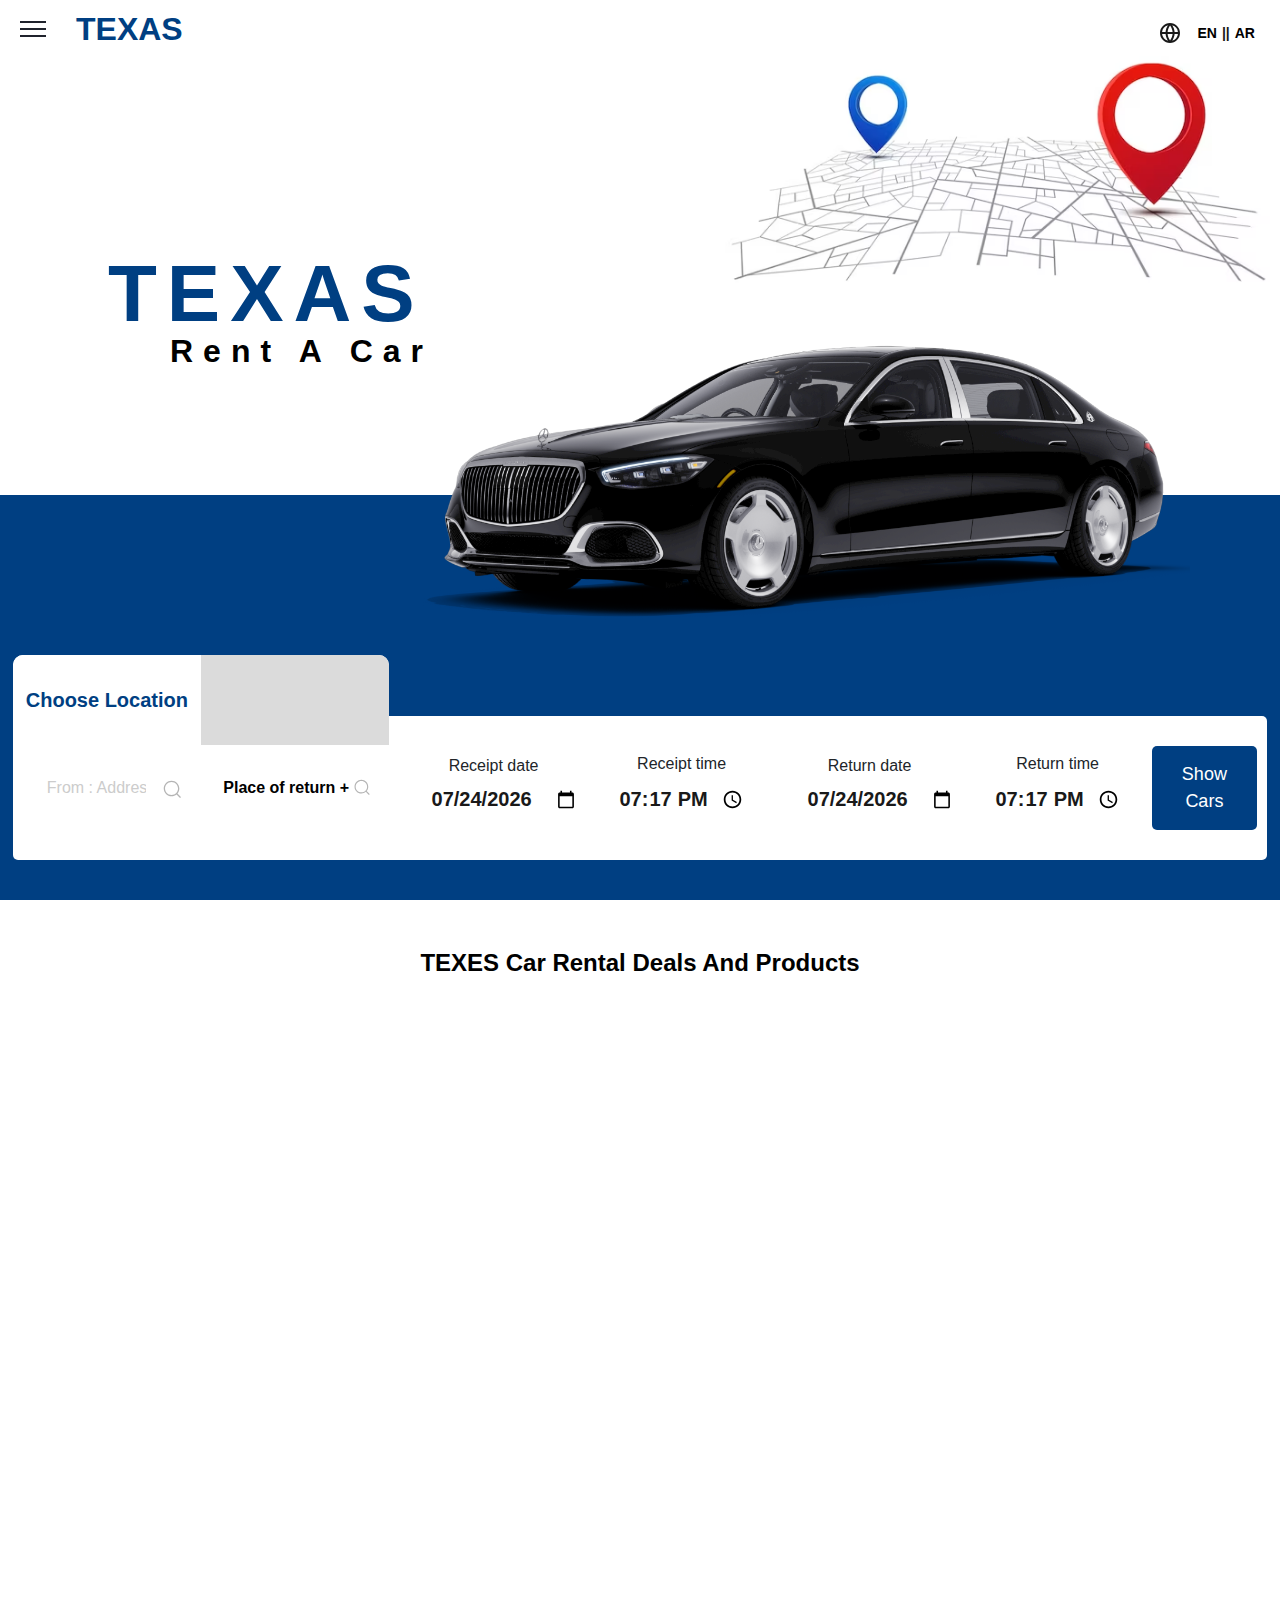
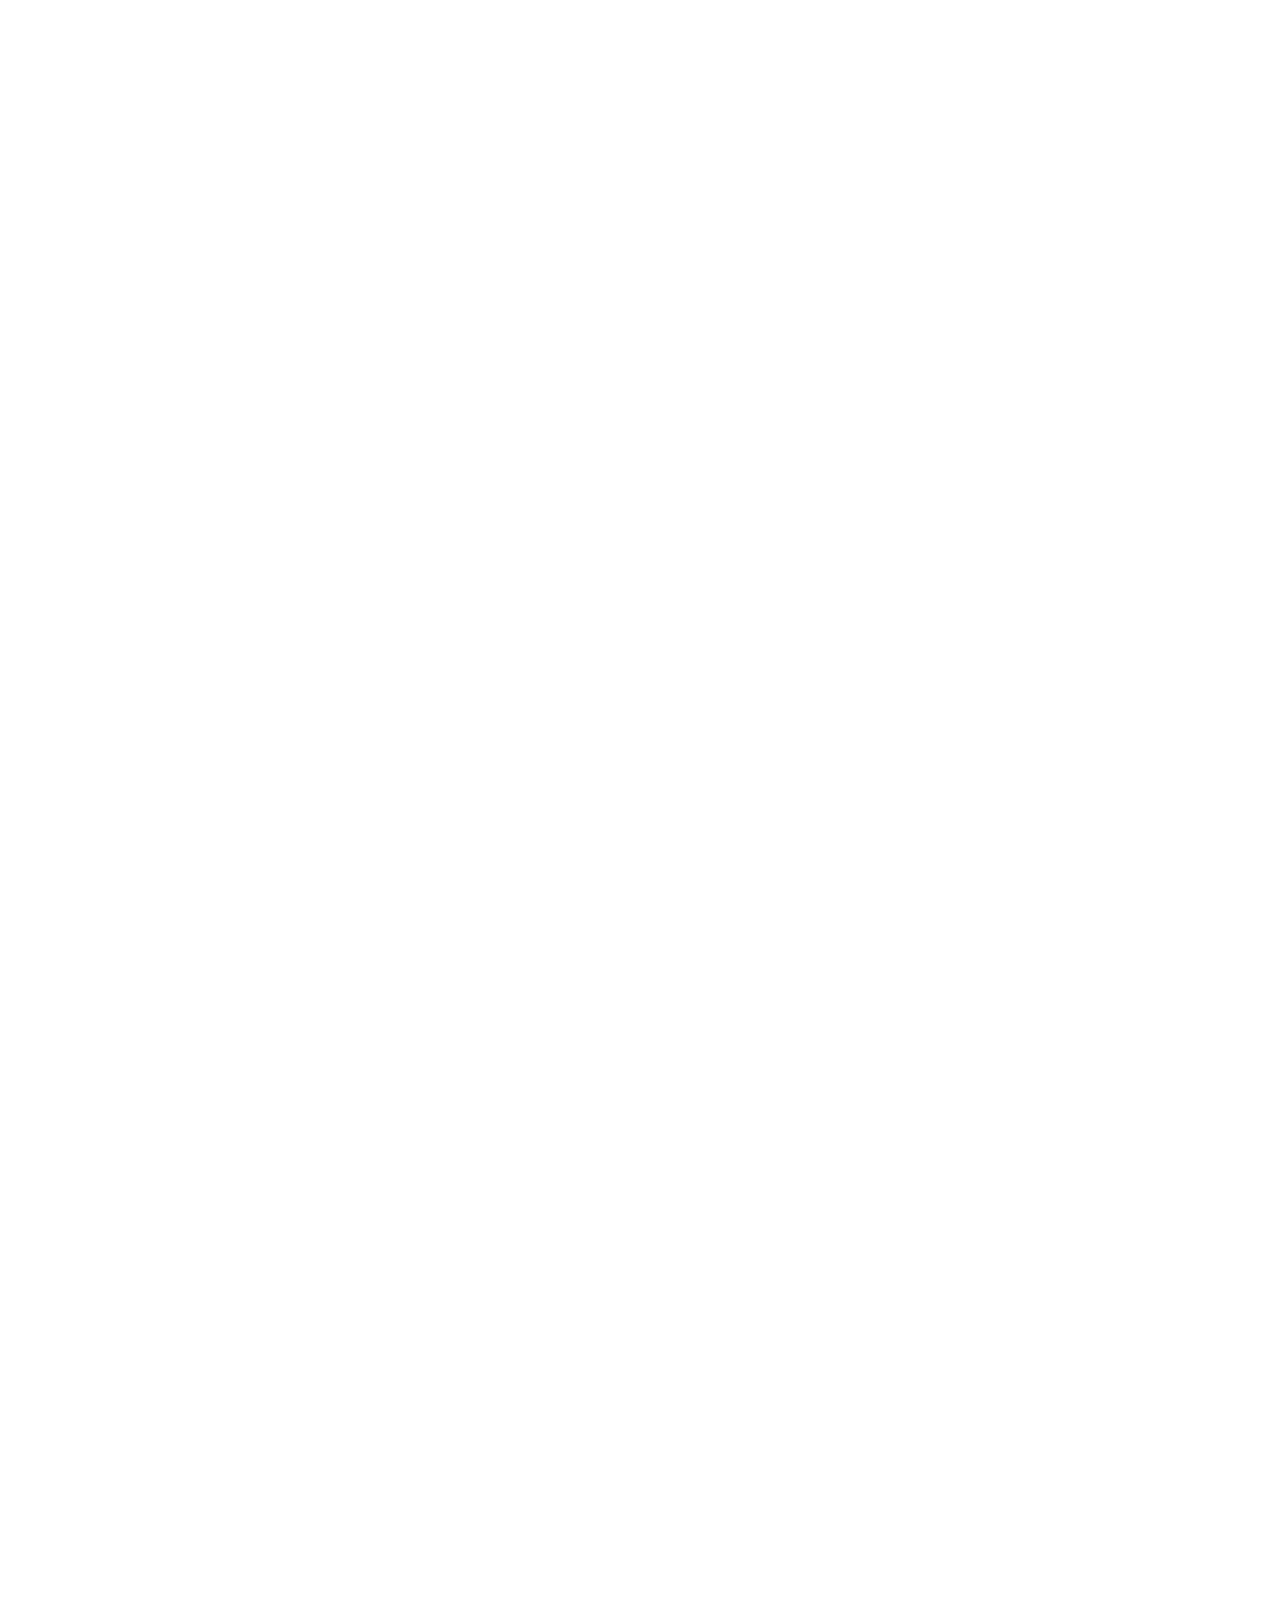
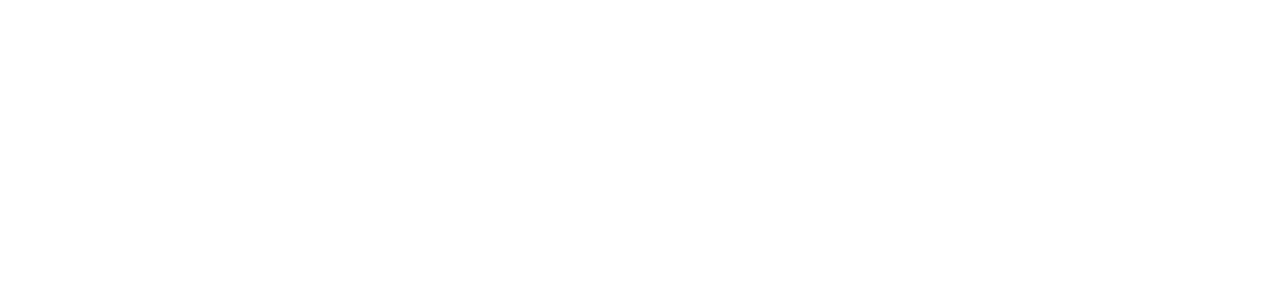
<file: index.html>
<!DOCTYPE html>
<html lang="en">
   <head>
      <meta charset="UTF-8">
      <meta http-equiv="X-UA-Compatible" content="IE=edge">
      <meta name="viewport" content="width=device-width, initial-scale=1.0">
      <title>Texas</title>
      <link rel="stylesheet" href="Css/style.css">
      <link rel="stylesheet" href="Css/normalize.css">
      <link href="Css/bootstrap.min.css" rel="stylesheet">
      <script src="js/bootstrap.bundle.min.js" ></script>
      <link href="https://unpkg.com/aos@2.3.1/dist/aos.css" rel="stylesheet">
      <link rel="stylesheet" href="https://cdnjs.cloudflare.com/ajax/libs/OwlCarousel2/2.3.4/assets/owl.carousel.min.css" integrity="sha512-tS3S5qG0BlhnQROyJXvNjeEM4UpMXHrQfTGmbQ1gKmelCxlSEBUaxhRBj/EFTzpbP4RVSrpEikbmdJobCvhE3g==" crossorigin="anonymous" referrerpolicy="no-referrer" />
      <link rel="stylesheet" href="https://cdnjs.cloudflare.com/ajax/libs/OwlCarousel2/2.3.4/assets/owl.theme.default.css" integrity="sha512-OTcub78R3msOCtY3Tc6FzeDJ8N9qvQn1Ph49ou13xgA9VsH9+LRxoFU6EqLhW4+PKRfU+/HReXmSZXHEkpYoOA==" crossorigin="anonymous" referrerpolicy="no-referrer" />
      <link rel="stylesheet" href="Css/loding.css">
   </head>
   <body>
      <main>
         <div id="on-lode">
            <div class="spinner"></div>
         </div>
         <div class="container-main">
         <!-- Showcase -->
         <header class="showcase">
            <nav class="top-nav" id="top-nav menu " >
               <div class="logo">
                  <label class="menu-icon" for="menu-btn"><span class="navicon"></span></label>
                  <h1  style="color: #003f82;">TEXAS </h1>
                  <!-- <h3>Rent</h3> -->
               </div>
               <input class="menu-btn" type="checkbox" id="menu-btn" />
               <div class="icon-user" id="auth">
                
                  <div class="user">
 <!-- <div class="zah-cixbgt bLHlxK"><div size="20" class="zah-1n3a2uw geyfOQ zah-qk49ma hgURmw"><svg xmlns="http://www.w3.org/2000/svg" fill="none" viewBox="0 0 24 24"><path fill="#191919" fill-rule="evenodd" d="M10.264 4.189c.443-.098.9-.16 1.367-.18l.01.013a3.67 3.67 0 00-.522.028c-.343.045-.642.098-.855.139zm-.356.087A8.007 8.007 0 004.062 11h3.533c.177-2.257.951-4.5 2.313-6.724zM7.595 13H4.062a8.007 8.007 0 005.846 6.724C8.546 17.5 7.772 15.257 7.595 13zm4.474 6.386c-1.453-2.15-2.27-4.276-2.467-6.386h5.003c-.202 2.108-1.042 4.234-2.536 6.386zM9.602 11c.196-2.11 1.014-4.236 2.467-6.385 1.494 2.15 2.334 4.277 2.536 6.385H9.602zm4.672-6.672c1.376 2.206 2.16 4.431 2.339 6.672h3.325a8.007 8.007 0 00-5.664-6.672zM16.613 13c-.18 2.24-.963 4.466-2.339 6.672A8.007 8.007 0 0019.938 13h-3.325zM2 12c0 5.523 4.477 10 10 10s10-4.477 10-10S17.523 2 12 2 2 6.477 2 12z" clip-rule="evenodd"></path></svg></div><span class="zah-12zumyu hAWciU">EN | $</span></div> -->
                     <div class="menu-item">
                        <div class="menu-text">
                           <div class="zah-cixbgt bLHlxK">
                              <div size="20" class="zah-1n3a2uw geyfOQ zah-qk49ma hgURmw">
                                 <svg xmlns="http://www.w3.org/2000/svg" fill="none" viewBox="0 0 24 24">
                                    <path fill="#191919" fill-rule="evenodd" d="M10.264 4.189c.443-.098.9-.16 1.367-.18l.01.013a3.67 3.67 0 00-.522.028c-.343.045-.642.098-.855.139zm-.356.087A8.007 8.007 0 004.062 11h3.533c.177-2.257.951-4.5 2.313-6.724zM7.595 13H4.062a8.007 8.007 0 005.846 6.724C8.546 17.5 7.772 15.257 7.595 13zm4.474 6.386c-1.453-2.15-2.27-4.276-2.467-6.386h5.003c-.202 2.108-1.042 4.234-2.536 6.386zM9.602 11c.196-2.11 1.014-4.236 2.467-6.385 1.494 2.15 2.334 4.277 2.536 6.385H9.602zm4.672-6.672c1.376 2.206 2.16 4.431 2.339 6.672h3.325a8.007 8.007 0 00-5.664-6.672zM16.613 13c-.18 2.24-.963 4.466-2.339 6.672A8.007 8.007 0 0019.938 13h-3.325zM2 12c0 5.523 4.477 10 10 10s10-4.477 10-10S17.523 2 12 2 2 6.477 2 12z" clip-rule="evenodd"></path>
                                 </svg>
                              </div>

                              
                              <span class="zah-12zumyu hAWciU">
                                 <fieldset>
                                    <details>
                                       <summary><a href="https://ammar2852021.github.io/TEXAS/">EN</a> <strong style="margin: 0px 5px;">||</strong> <a href="https://ammar2852021.github.io/TEXAS-AR/">AR </a></summary>
                                     
                                    </details>
                                    
                                 </fieldset>
                              </span>


                           </div>
                        </div>
                     </div>
                  </div>


                  
                  
               </div>
               <div class="menu">
                  <ul>
                     <li><a href="#" class="king ENGLANG-tr">Your bookings</a></li>
                     <li><a href="#" >Modify booking</a></li>
                     <li><a href="#" >Cancel Active Rental</a></li>
                     <li><a href="#" >Manage Active Rental</a></li>
                   
                  </ul>
                  <ul>
                     <li><a href="#"   class="king ENGLANG-tr">Our Products</a></li>
                     <li><a href="#">Car Rental</a></li>
                     <li><a href="#">Our fleet</a></li>
                     <li><a href="#">Our locations</a></li>
                     <li><a href="#">Car rental deals</a></li>
                     <li><a href="#">Texas App</a></li>


                  </ul>
                  <ul>
                     <li><a href="#" class="king ENGLANG-tr">Help and more</a></li>
                     <li><a href="#">Help</a></li>
                     <li><a href="#">Rental information</a></li>
           
                  </ul>
               </div>
            </nav>
            <div class="showcase-text">
               <h2 style="color: #003f82;">
                  TEXAS
               </h2>
               <p>Rent a Car</p>
            </div>
            <div class="showcase-img">
               <img src="img/2022-Mercedes-Benz-S-Class-Maybach-Banner.png" alt="">
            </div>
            <div class="blue">
               <div class="Promised" id="Promised">
              
                  <div class="Top">
                     <div class="Top-TOP TOPS"><span class="span-top" style="color: #003f82;"> Choose Location</span></div>
                     <div class="Top-TOP">
                  

                     </div>
                  </div>
                  <div class="Add Add-input">
                     <div class="search" id="search">
                   
                        <div id="input-no-hid">
                           <datalist id="suggestions">
                           </datalist>
                           <input  class="search__input"  id="Address" placeholder="From : Address" autoComplete="on" list="suggestions"/>    
                        </div>

           
                        <button class="search__button">
                           <svg class="search__icon" aria-hidden="true" viewBox="0 0 24 24">
                              <g>
                                 <path d="M21.53 20.47l-3.66-3.66C19.195 15.24 20 13.214 20 11c0-4.97-4.03-9-9-9s-9 4.03-9 9 4.03 9 9 9c2.215 0 4.24-.804 5.808-2.13l3.66 3.66c.147.146.34.22.53.22s.385-.073.53-.22c.295-.293.295-.767.002-1.06zM3.5 11c0-4.135 3.365-7.5 7.5-7.5s7.5 3.365 7.5 7.5-3.365 7.5-7.5 7.5-7.5-3.365-7.5-7.5z"></path>
                              </g>
                           </svg>
                        </button>
                     </div>
                  </div>




                            <div class="Add Add-input">
                     <div class="search" id="search">
                   
                        <div class="input-hid" id="input-hid" style="display: none;">
                           <input  class="search__input" id="delivary" placeholder="Delivery Possibility"/> 
                           <datalist id="delivaries">
                           </datalist>
                        </div>

           
                        <button id="no-hid" class="tr" > Place of return  +  </button>
                        <svg class="search__icon" aria-hidden="true" viewBox="0 0 24 24">
                              <g>
                                 <path d="M21.53 20.47l-3.66-3.66C19.195 15.24 20 13.214 20 11c0-4.97-4.03-9-9-9s-9 4.03-9 9 4.03 9 9 9c2.215 0 4.24-.804 5.808-2.13l3.66 3.66c.147.146.34.22.53.22s.385-.073.53-.22c.295-.293.295-.767.002-1.06zM3.5 11c0-4.135 3.365-7.5 7.5-7.5s7.5 3.365 7.5 7.5-3.365 7.5-7.5 7.5-7.5-3.365-7.5-7.5z"></path>
                              </g>
                           </svg>
                        </button>
                     </div>
                  </div>



                  <div class="Add">
                     <label for="appt" class="tr">Receipt date</label>
                     <input type="date" id="pickup_date" class="date">
                  </div>
                  <div class="Add">
                     <label for="appt" class="tr">Receipt time</label>
                     <input type="time" class="time" id="pickup_time">
                  </div>
                  <div class="Add">
                     <label for="appt" class="tr">Return date</label>
                     <input type="date" class="date" id="drop_off_date">
                  </div>
                  <div class="Add">
                     <label for="appt" class="tr" >Return time </label>
                     <input type="time" class="time" id="drop_off_time">
                  </div>
                  <div class="Add Add-button" id="show-cars">
                    
                    
                     <a href="page/Cars.html">   <button class="button2"><span class="tr">Show Cars</span></button> </a>
                  </div>
               </div>
            </div>
         </header>
         <p class="TEXES-Car tr">TEXES car rental deals and products</p>
         <div class="offer-card owl-carousel owl-theme" data-aos="fade-up" id="offersCon">
            
         </div>
         <div class="Our-Service" data-aos="fade-up">
            <h2 class="tr">Our Service</h2>
            <p class="Our-Service-p tr">We offer car rental  Services in jordan</p>
            <div class="Grid">
               <div class="card-Grid" data-aos="fade-right">
                  <div class="Grid-img" id="Grid-img-one"></div>
                  <div class="Grid-text">
                     <!-- <h2>merooo</h2> -->
                     <p> 
                        Why Texas CarRental
                        <br>
                        You can rent a car in jordan directly with texas car rental service Brandnew 2022 Models 
                        <br>
                        Latest Production Cars Local Vehicles with cheap texas car rental service at more 
                        affordable prices without using agencies.
                     </p>


 

                  </div>
               </div>
               <div class="card-Grid our-one" data-aos="fade-left">
                  <div class="Grid-img" id="Grid-img-Tow"></div>
                  <div class="Grid-text">
                     <!-- <h2>merooo</h2> -->
                     <p>
                        We Offer You the Opportunity to rent a Car With Free Online Reservation .

                        You can perform a car rental request with the Advantage of Payment in Queen alia international airport or site you choose. Moreover, we do not have a frozen insurance on Credit card .
                        
                     </p>

                 

                  </div>
               </div>
               <div class="card-Grid our" data-aos="fade-up">
                  <div class="Grid-img" id="Grid-img-Thre"></div>
                  <div class="Grid-text">
                     <!-- <h2>merooo</h2> -->
                     <p>
                        After accepting your request for car Rental , Enjoy Your Holiday With The Unlimited Km Opportunity Without any extras . 
                        Our prices include Continuous Insurance, VAT. 
                        Also we have Address Delivery Services, Airport Delivery Points .
                     </p>


             

                  </div>
               </div>
            </div>
         </div>
         <!-- ............................. -->


         <div class="About-us" data-aos="fade-up" id="About-us">
            <div class="About-img"  data-aos="flip-left"></div>
            <div class="About-text"  data-aos="flip-right">
               <h2>About us</h2>
               <p>

                  
                 
Texas Was Founded In 1994
<br>
We Have Begun To Serve In The car Rental Industry With Huge Number Of Vehicles Are The Latest Models. The Provinces We Serve Are As Follows; Amman, Madaba, Salt.
<br>
<br>

Our Mission 
<br>

We Work To Meet All Product And Service Expectations At The Highest Level Through Our Qualified, Educated, Experienced Staff And Managers Who Can Fully Understand The Standard Or Different Expectations Of Our Customers Both In The World And Throughout The Country.
<br>
<br>

 We Aim To Be The Most Reliable And Innovative Company In The Automotive Sector By Combining Our Full Range Of Products Which Can Be Easily Accessed Through The Unique System accessed By Our Customers With Favorable And Economical Price Policy.
<br>
<br>

Our Vision 
<br>


To Be The Leading And Best Company In Car Rental Services In Jordan .

               </p>


            </div>
         </div>
         <!-- Home cards 1 -->
         <div class="Our-Fleet" id="Ourfleet" data-aos="fade-up">
            <h2 class="tr">our fleet</h2>
            <p  class="tr">take look at our fleet</p>
            <section class="home-cards">
               <div class="offer"data-aos="fade-right">
                  <div class="offer-img"   style=" background: #003f82;background-image: url(img/R.png);
                      background-size: contain;
    background-repeat: no-repeat;
    background-position: center center;">
                    
                     <!-- <img src="img/R.png" alt=""> -->
                  </div>
               </div>
               <div class="offer" data-aos="fade-left">
                  <div class="offer-img" style="background-image: url(img/R\ \(5\).png);">
                  </div>
               </div>
               <div class="offer" data-aos="fade-right">
                  <div class="offer-img" style="background-image: url(img/cc_2018NIS260027_01_640_K23.png);">
                  </div>
               </div>
               <div class="offer" data-aos="fade-left">
                  <div class="offer-img" style="background-image: url(img/R\ \(3\).png);">
                  </div>
               </div>
            </section>
         </div>
         <!-- Home cards 1 -->
         <!-- ...................... -->
         <div class="Contenar-our" data-aos="fade-up">
            <h2 class="tr">Our Team</h2>
            <p  class="tr">Take A Look At Our Team Members </p>
            <section class="Our-Tame" id="membersContainer">
            </section>
         </div>
         <!-- Footer -->
         <!-- Site footer -->
         <footer class="mainfooter" role="contentinfo" data-aos="fade-up">
            <!-- ............... -->
            <div class="site-footer-blue">
               <div class="Email">
                  <div class="icon-A">
                     <svg xmlns="http://www.w3.org/2000/svg" width="45" height="45" fill="currentColor" class="bi bi-geo-alt" viewBox="0 0 16 16">
                        <path d="M12.166 8.94c-.524 1.062-1.234 2.12-1.96 3.07A31.493 31.493 0 0 1 8 14.58a31.481 31.481 0 0 1-2.206-2.57c-.726-.95-1.436-2.008-1.96-3.07C3.304 7.867 3 6.862 3 6a5 5 0 0 1 10 0c0 .862-.305 1.867-.834 2.94zM8 16s6-5.686 6-10A6 6 0 0 0 2 6c0 4.314 6 10 6 10z"/>
                        <path d="M8 8a2 2 0 1 1 0-4 2 2 0 0 1 0 4zm0 1a3 3 0 1 0 0-6 3 3 0 0 0 0 6z"/>
                     </svg>
                  </div>
                  <div class="Add-A">
                     <a href="#">
                     Address :
                     <br>
                     <span id="address">
                     </span>
                     </a>
                  </div>
               </div>
               <div class="Email">
                  <div class="icon-A">
                     <svg xmlns="http://www.w3.org/2000/svg" width="45" height="45" fill="currentColor" class="bi bi-telephone" viewBox="0 0 16 16">
                        <path d="M3.654 1.328a.678.678 0 0 0-1.015-.063L1.605 2.3c-.483.484-.661 1.169-.45 1.77a17.568 17.568 0 0 0 4.168 6.608 17.569 17.569 0 0 0 6.608 4.168c.601.211 1.286.033 1.77-.45l1.034-1.034a.678.678 0 0 0-.063-1.015l-2.307-1.794a.678.678 0 0 0-.58-.122l-2.19.547a1.745 1.745 0 0 1-1.657-.459L5.482 8.062a1.745 1.745 0 0 1-.46-1.657l.548-2.19a.678.678 0 0 0-.122-.58L3.654 1.328zM1.884.511a1.745 1.745 0 0 1 2.612.163L6.29 2.98c.329.423.445.974.315 1.494l-.547 2.19a.678.678 0 0 0 .178.643l2.457 2.457a.678.678 0 0 0 .644.178l2.189-.547a1.745 1.745 0 0 1 1.494.315l2.306 1.794c.829.645.905 1.87.163 2.611l-1.034 1.034c-.74.74-1.846 1.065-2.877.702a18.634 18.634 0 0 1-7.01-4.42 18.634 18.634 0 0 1-4.42-7.009c-.362-1.03-.037-2.137.703-2.877L1.885.511z"/>
                     </svg>
                  </div>
                  <div class="Add-A">
                     <a href="#" id="a-phone">
                     Telephone
                     <br>
                     <span id="phone-t">
                     </span>
                     </a>
                  </div>
               </div>
               <div class="Email">
                  <div class="icon-A">
                     <svg xmlns="http://www.w3.org/2000/svg" width="55" height="55" fill="currentColor" class="bi bi-envelope" viewBox="0 0 16 16">
                        <path d="M0 4a2 2 0 0 1 2-2h12a2 2 0 0 1 2 2v8a2 2 0 0 1-2 2H2a2 2 0 0 1-2-2V4Zm2-1a1 1 0 0 0-1 1v.217l7 4.2 7-4.2V4a1 1 0 0 0-1-1H2Zm13 2.383-4.708 2.825L15 11.105V5.383Zm-.034 6.876-5.64-3.471L8 9.583l-1.326-.795-5.64 3.47A1 1 0 0 0 2 13h12a1 1 0 0 0 .966-.741ZM1 11.105l4.708-2.897L1 5.383v5.722Z"/>
                     </svg>
                  </div>
                  <div class="Add-A">
                     <a href="#" id="a-mail">
                     Email
                     <br>
                     <span id="email">
                     </span>
                     </a>
                  </div>
               </div>
            </div>
            <!-- ....................... -->
            <div class="footer-middle" id="footer">
               <div>
                  <div class="row m-3">
                     <div class="col-md-3 col-sm-6">
                        <!--Column1-->
                        <div class="footer-pad ">
                           <h4  class="tr" > Rental information</h4>
                           <ul class="list-unstyled">
                              <br>
                              <li><a href="#"  class="tr" >Privacy Policy</a></li>
                              <br>
                              <li><a href="#"  class="tr" >Terms And Conditions </a></li>
                              <br>
                              <li><a href="#"  class="tr" >Texas App </a></li>
                           </ul>
                        </div>
                     </div>
                     <div class="col-md-3 col-sm-6">
                        <!--Column1-->
                        <div class="footer-pad">
                           <h4  class="tr" >Contacts</h4>
                           <br>
                           <ul class="list-unstyled">
                              <li><a href="#"  class="tr" >Help</a></li>
                              <br>
                              <li><a href="#"  class="tr" >Lost & Found</a></li>
                           </ul>
                        </div>
                     </div>
                     <div class="col-md-3 col-sm-6">
                        <!--Column1-->
                        <div class="footer-pad">
                           <h4  class="tr" >Location</h4>
                           <br>
                           <ul class="list-unstyled">
                              <li><a href="#" class="tr" >Ash Sharif Naser Ben Jamil</a></li>
                              <li><a href="#" class="tr" >Amman Jordan</a></li>
                              <li>
                              </li>
                           </ul>
                        </div>
                     </div>
                     <div class="col-md-3">
                        <h4  class="tr">Follow Us</h4>
                        <ul class="social-network social-circle">
                           <li>
                              <a href="#" id="facebook" class="icoFacebook" title="Facebook">
                                 <svg xmlns="http://www.w3.org/2000/svg" width="16" height="16" fill="currentColor" class="bi bi-facebook" viewBox="0 0 16 16">
                                    <path d="M16 8.049c0-4.446-3.582-8.05-8-8.05C3.58 0-.002 3.603-.002 8.05c0 4.017 2.926 7.347 6.75 7.951v-5.625h-2.03V8.05H6.75V6.275c0-2.017 1.195-3.131 3.022-3.131.876 0 1.791.157 1.791.157v1.98h-1.009c-.993 0-1.303.621-1.303 1.258v1.51h2.218l-.354 2.326H9.25V16c3.824-.604 6.75-3.934 6.75-7.951z"/>
                                 </svg>
                              </a>
                           </li>
                           <li>
                              <a href="#" id="whatsapp" class="icoFacebook" title="Facebook">
                                 <svg xmlns="http://www.w3.org/2000/svg" width="16" height="16" fill="currentColor" class="bi bi-whatsapp" viewBox="0 0 16 16">
                                    <path d="M13.601 2.326A7.854 7.854 0 0 0 7.994 0C3.627 0 .068 3.558.064 7.926c0 1.399.366 2.76 1.057 3.965L0 16l4.204-1.102a7.933 7.933 0 0 0 3.79.965h.004c4.368 0 7.926-3.558 7.93-7.93A7.898 7.898 0 0 0 13.6 2.326zM7.994 14.521a6.573 6.573 0 0 1-3.356-.92l-.24-.144-2.494.654.666-2.433-.156-.251a6.56 6.56 0 0 1-1.007-3.505c0-3.626 2.957-6.584 6.591-6.584a6.56 6.56 0 0 1 4.66 1.931 6.557 6.557 0 0 1 1.928 4.66c-.004 3.639-2.961 6.592-6.592 6.592zm3.615-4.934c-.197-.099-1.17-.578-1.353-.646-.182-.065-.315-.099-.445.099-.133.197-.513.646-.627.775-.114.133-.232.148-.43.05-.197-.1-.836-.308-1.592-.985-.59-.525-.985-1.175-1.103-1.372-.114-.198-.011-.304.088-.403.087-.088.197-.232.296-.346.1-.114.133-.198.198-.33.065-.134.034-.248-.015-.347-.05-.099-.445-1.076-.612-1.47-.16-.389-.323-.335-.445-.34-.114-.007-.247-.007-.38-.007a.729.729 0 0 0-.529.247c-.182.198-.691.677-.691 1.654 0 .977.71 1.916.81 2.049.098.133 1.394 2.132 3.383 2.992.47.205.84.326 1.129.418.475.152.904.129 1.246.08.38-.058 1.171-.48 1.338-.943.164-.464.164-.86.114-.943-.049-.084-.182-.133-.38-.232z"/>
                                 </svg>
                              </a>
                           </li>
                           <li>
                              <a href="#" id="phone" class="icoFacebook" title="Facebook">
                                 <svg xmlns="http://www.w3.org/2000/svg" width="16" height="16" fill="currentColor" class="bi bi-telephone" viewBox="0 0 16 16">
                                    <path d="M3.654 1.328a.678.678 0 0 0-1.015-.063L1.605 2.3c-.483.484-.661 1.169-.45 1.77a17.568 17.568 0 0 0 4.168 6.608 17.569 17.569 0 0 0 6.608 4.168c.601.211 1.286.033 1.77-.45l1.034-1.034a.678.678 0 0 0-.063-1.015l-2.307-1.794a.678.678 0 0 0-.58-.122l-2.19.547a1.745 1.745 0 0 1-1.657-.459L5.482 8.062a1.745 1.745 0 0 1-.46-1.657l.548-2.19a.678.678 0 0 0-.122-.58L3.654 1.328zM1.884.511a1.745 1.745 0 0 1 2.612.163L6.29 2.98c.329.423.445.974.315 1.494l-.547 2.19a.678.678 0 0 0 .178.643l2.457 2.457a.678.678 0 0 0 .644.178l2.189-.547a1.745 1.745 0 0 1 1.494.315l2.306 1.794c.829.645.905 1.87.163 2.611l-1.034 1.034c-.74.74-1.846 1.065-2.877.702a18.634 18.634 0 0 1-7.01-4.42 18.634 18.634 0 0 1-4.42-7.009c-.362-1.03-.037-2.137.703-2.877L1.885.511z"/>
                                 </svg>
                              </a>
                           </li>
                           <li>
                              <a href="#" id="google_play" class="icoFacebook" title="Facebook">
                                 <svg xmlns="http://www.w3.org/2000/svg" width="16" height="16" fill="currentColor" class="bi bi-google-play" viewBox="0 0 16 16">
                                    <path d="M14.222 9.374c1.037-.61 1.037-2.137 0-2.748L11.528 5.04 8.32 8l3.207 2.96 2.694-1.586Zm-3.595 2.116L7.583 8.68 1.03 14.73c.201 1.029 1.36 1.61 2.303 1.055l7.294-4.295ZM1 13.396V2.603L6.846 8 1 13.396ZM1.03 1.27l6.553 6.05 3.044-2.81L3.333.215C2.39-.341 1.231.24 1.03 1.27Z"/>
                                 </svg>
                              </a>
                           </li>
                           <li>
                              <a href="#" id="instagram" class="icoFacebook" title="Facebook">
                                 <svg xmlns="http://www.w3.org/2000/svg" width="16" height="16" fill="currentColor" class="bi bi-instagram" viewBox="0 0 16 16">
                                    <path d="M8 0C5.829 0 5.556.01 4.703.048 3.85.088 3.269.222 2.76.42a3.917 3.917 0 0 0-1.417.923A3.927 3.927 0 0 0 .42 2.76C.222 3.268.087 3.85.048 4.7.01 5.555 0 5.827 0 8.001c0 2.172.01 2.444.048 3.297.04.852.174 1.433.372 1.942.205.526.478.972.923 1.417.444.445.89.719 1.416.923.51.198 1.09.333 1.942.372C5.555 15.99 5.827 16 8 16s2.444-.01 3.298-.048c.851-.04 1.434-.174 1.943-.372a3.916 3.916 0 0 0 1.416-.923c.445-.445.718-.891.923-1.417.197-.509.332-1.09.372-1.942C15.99 10.445 16 10.173 16 8s-.01-2.445-.048-3.299c-.04-.851-.175-1.433-.372-1.941a3.926 3.926 0 0 0-.923-1.417A3.911 3.911 0 0 0 13.24.42c-.51-.198-1.092-.333-1.943-.372C10.443.01 10.172 0 7.998 0h.003zm-.717 1.442h.718c2.136 0 2.389.007 3.232.046.78.035 1.204.166 1.486.275.373.145.64.319.92.599.28.28.453.546.598.92.11.281.24.705.275 1.485.039.843.047 1.096.047 3.231s-.008 2.389-.047 3.232c-.035.78-.166 1.203-.275 1.485a2.47 2.47 0 0 1-.599.919c-.28.28-.546.453-.92.598-.28.11-.704.24-1.485.276-.843.038-1.096.047-3.232.047s-2.39-.009-3.233-.047c-.78-.036-1.203-.166-1.485-.276a2.478 2.478 0 0 1-.92-.598 2.48 2.48 0 0 1-.6-.92c-.109-.281-.24-.705-.275-1.485-.038-.843-.046-1.096-.046-3.233 0-2.136.008-2.388.046-3.231.036-.78.166-1.204.276-1.486.145-.373.319-.64.599-.92.28-.28.546-.453.92-.598.282-.11.705-.24 1.485-.276.738-.034 1.024-.044 2.515-.045v.002zm4.988 1.328a.96.96 0 1 0 0 1.92.96.96 0 0 0 0-1.92zm-4.27 1.122a4.109 4.109 0 1 0 0 8.217 4.109 4.109 0 0 0 0-8.217zm0 1.441a2.667 2.667 0 1 1 0 5.334 2.667 2.667 0 0 1 0-5.334z"/>
                                 </svg>
                              </a>
                           </li>
                        </ul>
                     </div>
                  </div>
                  <div class="row">
                     <div class="col-md-12 copy">
                        <p class="text-center">&copy; Copyright 2023 - Company Name. All rights reserved</p>
                     </div>
                  </div>
               </div>
            </div>
         </footer>
      </main>
      <script src="https://cdnjs.cloudflare.com/ajax/libs/jquery/3.7.0/jquery.min.js" integrity="sha512-3gJwYpMe3QewGELv8k/BX9vcqhryRdzRMxVfq6ngyWXwo03GFEzjsUm8Q7RZcHPHksttq7/GFoxjCVUjkjvPdw==" crossorigin="anonymous" referrerpolicy="no-referrer"></script>
      <script src="https://cdnjs.cloudflare.com/ajax/libs/OwlCarousel2/2.3.4/owl.carousel.min.js" integrity="sha512-bPs7Ae6pVvhOSiIcyUClR7/q2OAsRiovw4vAkX+zJbw3ShAeeqezq50RIIcIURq7Oa20rW2n2q+fyXBNcU9lrw==" crossorigin="anonymous" referrerpolicy="no-referrer"></script>
      <script src="js/api.js"></script>
      <script src="js/home.js"></script>
      <script src="js/app.js"></script>
      <script src="https://unpkg.com/aos@2.3.1/dist/aos.js"></script>
      <script src="https://unpkg.com/aos@2.3.1/dist/aos.js"></script>
      <script>
         AOS.init();
      </script>
      <script>
         $(function(){
         var dtToday = new Date();
         
         var month = dtToday.getMonth() + 1;
         var day = dtToday.getDate();
         var year = dtToday.getFullYear();
         
         if(month < 10)
             month = '0' + month.toString();
         if(day < 10)
             day = '0' + day.toString();
         
         var maxDate = year + '-' + month + '-' + day;    
         $('#drop_off_date').attr('min', maxDate);
         $('#pickup_date').attr('min', maxDate);
         
         });
      </script>
      <script src="js/translate.js"></script>
      <script src="js/loding.js"></script>
   </body>
</html>
</file>
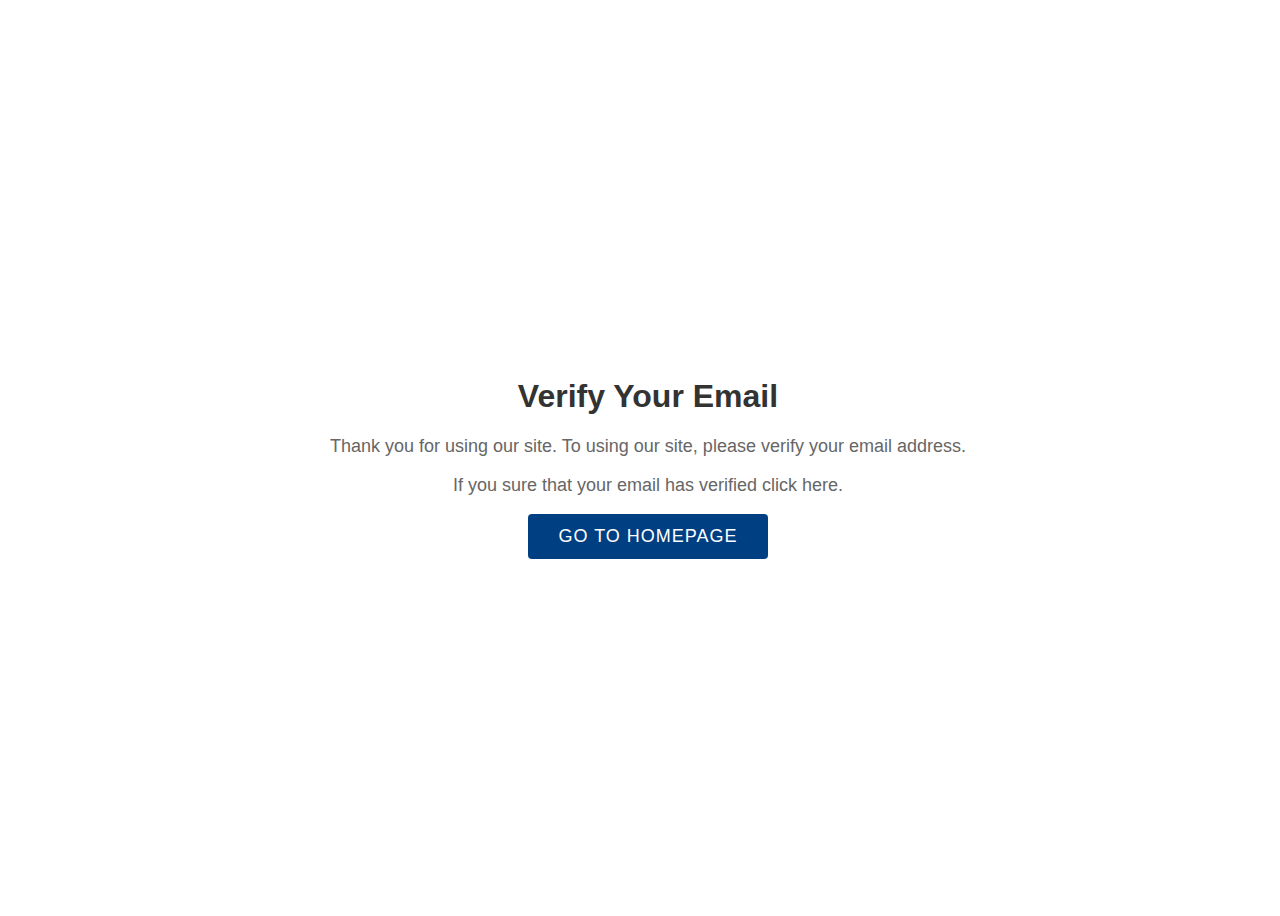
<file: verify.html>
<!DOCTYPE html>
<html lang="en">
<head>
    <meta charset="UTF-8">
    <meta name="viewport" content="width=device-width, initial-scale=1.0">
    <title>Document</title>
    <link rel="stylesheet" href="Css/Verify.css">
</head>
<body>
    
    <main>
        <div class="container">
            <h1>Verify Your Email</h1>
            <p>Thank you for using our site. To using our site, please verify your email address.</p>
            <p>If you sure that your email has verified click here.</p>
            <a class="button" href="index.html">Go To Homepage</a>
        </div>
    </main>
</body>
</html>
</file>
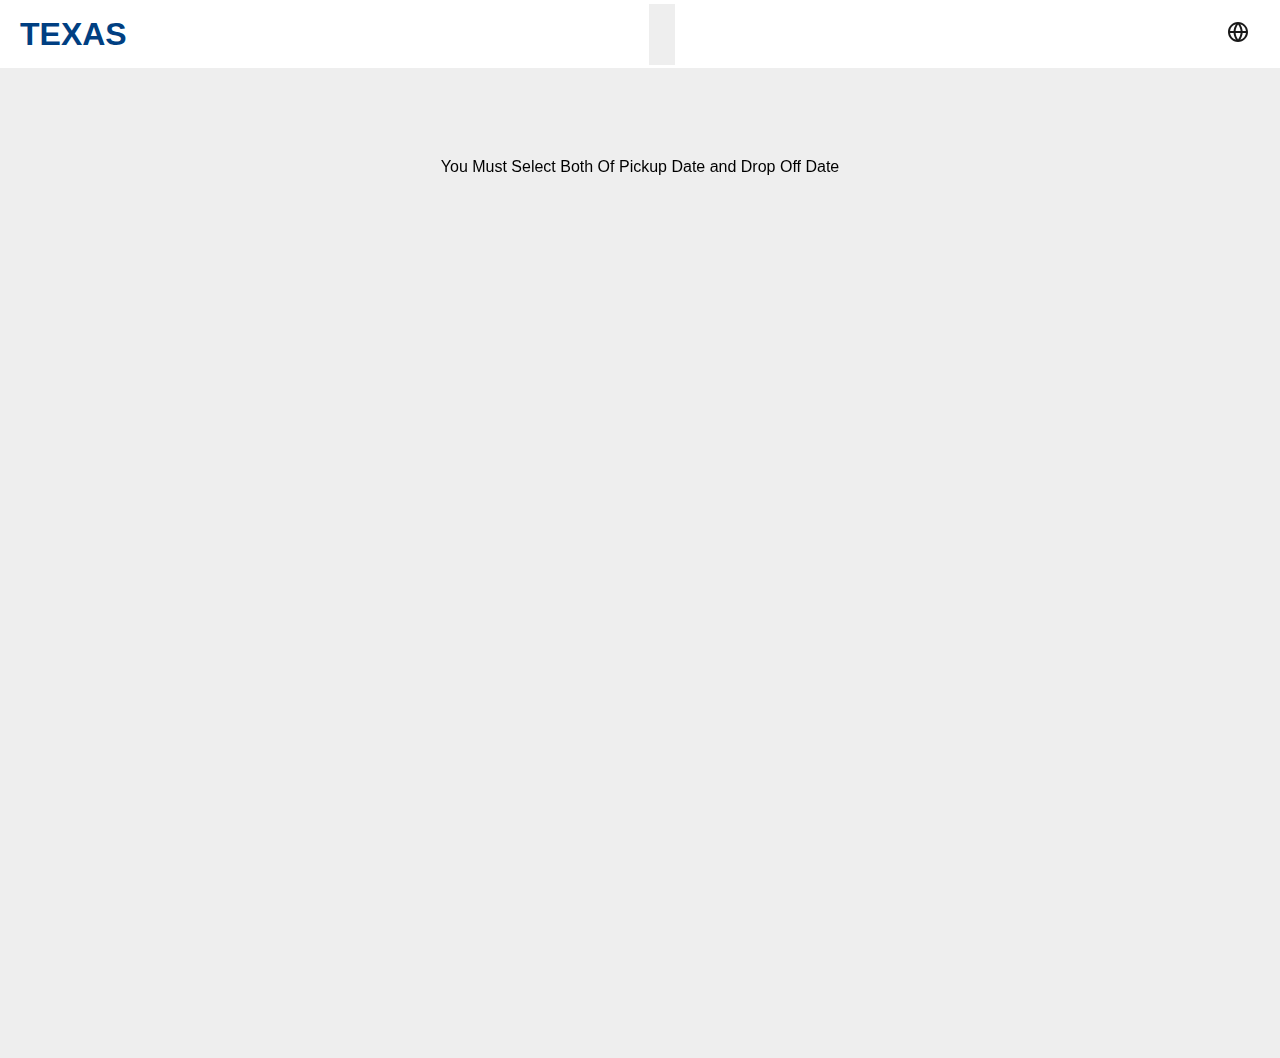
<file: page/Cars.html>
<!DOCTYPE html>
<html lang="en">
  <head>
    <meta charset="UTF-8" />
    <meta http-equiv="X-UA-Compatible" content="IE=edge" />
    <meta name="viewport" content="width=device-width, initial-scale=1.0" />
    <title>Document</title>
    <link rel="stylesheet" href="../Css/Cars.css" />
    <link rel="stylesheet" href="../Css/normalize.css" />
    <link rel="stylesheet" href="../Css/nav-style.css" />
    <link rel="stylesheet" href="../Css/loding.css" />
  </head>
  <body>
    <div id="on-lode">
      <div class="spinner"></div>
    </div>

    <nav class="top-nav nav" id="top-nav">
      <div class="logo">
        <label class="menu-icon" for="menu-btn"
          ><span class="navicon"></span
        ></label>
        <h1>
          <a href="../index.html" style="text-decoration: none; color: #003f82"
            >TEXAS</a
          >
        </h1>
        <!-- <h3>Rent</h3> -->
      </div>
      <input class="menu-btn" type="checkbox" id="menu-btn" />

      <div class="mallorca">
        <span class="mallorca-span" id="pickArea"></span>
        <span class="mallorca-Time" id="timeInfo"></span>
      </div>

      <div class="icon-user" id="auth">
        <div class="user">
          <!-- <div class="zah-cixbgt bLHlxK"><div size="20" class="zah-1n3a2uw geyfOQ zah-qk49ma hgURmw"><svg xmlns="http://www.w3.org/2000/svg" fill="none" viewBox="0 0 24 24"><path fill="#191919" fill-rule="evenodd" d="M10.264 4.189c.443-.098.9-.16 1.367-.18l.01.013a3.67 3.67 0 00-.522.028c-.343.045-.642.098-.855.139zm-.356.087A8.007 8.007 0 004.062 11h3.533c.177-2.257.951-4.5 2.313-6.724zM7.595 13H4.062a8.007 8.007 0 005.846 6.724C8.546 17.5 7.772 15.257 7.595 13zm4.474 6.386c-1.453-2.15-2.27-4.276-2.467-6.386h5.003c-.202 2.108-1.042 4.234-2.536 6.386zM9.602 11c.196-2.11 1.014-4.236 2.467-6.385 1.494 2.15 2.334 4.277 2.536 6.385H9.602zm4.672-6.672c1.376 2.206 2.16 4.431 2.339 6.672h3.325a8.007 8.007 0 00-5.664-6.672zM16.613 13c-.18 2.24-.963 4.466-2.339 6.672A8.007 8.007 0 0019.938 13h-3.325zM2 12c0 5.523 4.477 10 10 10s10-4.477 10-10S17.523 2 12 2 2 6.477 2 12z" clip-rule="evenodd"></path></svg></div><span class="zah-12zumyu hAWciU">EN | $</span></div> -->
          <div class="menu-item">
            <div class="menu-text">
              <div class="zah-cixbgt bLHlxK">
                <div size="20" class="zah-1n3a2uw geyfOQ zah-qk49ma hgURmw">
                  <svg
                    xmlns="http://www.w3.org/2000/svg"
                    fill="none"
                    viewBox="0 0 24 24"
                  >
                    <path
                      fill="#191919"
                      fill-rule="evenodd"
                      d="M10.264 4.189c.443-.098.9-.16 1.367-.18l.01.013a3.67 3.67 0 00-.522.028c-.343.045-.642.098-.855.139zm-.356.087A8.007 8.007 0 004.062 11h3.533c.177-2.257.951-4.5 2.313-6.724zM7.595 13H4.062a8.007 8.007 0 005.846 6.724C8.546 17.5 7.772 15.257 7.595 13zm4.474 6.386c-1.453-2.15-2.27-4.276-2.467-6.386h5.003c-.202 2.108-1.042 4.234-2.536 6.386zM9.602 11c.196-2.11 1.014-4.236 2.467-6.385 1.494 2.15 2.334 4.277 2.536 6.385H9.602zm4.672-6.672c1.376 2.206 2.16 4.431 2.339 6.672h3.325a8.007 8.007 0 00-5.664-6.672zM16.613 13c-.18 2.24-.963 4.466-2.339 6.672A8.007 8.007 0 0019.938 13h-3.325zM2 12c0 5.523 4.477 10 10 10s10-4.477 10-10S17.523 2 12 2 2 6.477 2 12z"
                      clip-rule="evenodd"
                    ></path>
                  </svg>
                </div>
                <span class="zah-12zumyu hAWciU">
                  <select class="asfour hAWciU" id="translate">
                    <option value="2" id="ENG">EN</option>
                    <option value="3" id="ARB">Ar</option>
                    <!-- | -->
                  </select>
                </span>
              </div>
            </div>
          </div>
        </div>
      </div>

      <div class="menu">
        <div class="Promised" id="Promised">
          <div class="Add">
            <div class="search">
              <!-- <input type="text" class="search__input" id="Address" placeholder="From : Address"> -->
              <datalist id="suggestions"> </datalist>
              <input
                class="search__input"
                id="Address"
                placeholder="From : Address"
                autocomplete="on"
                list="suggestions"
              />
              <button class="search__button">
                <svg
                  class="search__icon"
                  aria-hidden="true"
                  viewBox="0 0 24 24"
                >
                  <g>
                    <path
                      d="M21.53 20.47l-3.66-3.66C19.195 15.24 20 13.214 20 11c0-4.97-4.03-9-9-9s-9 4.03-9 9 4.03 9 9 9c2.215 0 4.24-.804 5.808-2.13l3.66 3.66c.147.146.34.22.53.22s.385-.073.53-.22c.295-.293.295-.767.002-1.06zM3.5 11c0-4.135 3.365-7.5 7.5-7.5s7.5 3.365 7.5 7.5-3.365 7.5-7.5 7.5-7.5-3.365-7.5-7.5z"
                    ></path>
                  </g>
                </svg>
              </button>
            </div>
          </div>
          <div class="Add">
            <label for="appt">Pick up date</label>
            <input type="date" class="date" id="pickup_date" />
          </div>

          <div class="Add">
            <label for="appt">Drop Off Date</label>
            <input type="date" class="date" id="drop_off_date" />
          </div>

          <div class="Add">
            <label for="appt">Pick up time</label>
            <input type="time" class="time" id="pickup_time" />
          </div>

          <div class="Add">
            <label for="appt">Drop off time</label>
            <input type="time" class="time" id="drop_off_time" />
          </div>
        </div>
      </div>
    </nav>

    <div class="respons">
      <svg
        id="responsicons"
        xmlns="http://www.w3.org/2000/svg"
        fill="none"
        viewBox="0 0 24 24"
      >
        <path
          fill="#191919"
          fill-rule="evenodd"
          d="M12.5 16.868v-6.792L17.118 5H6.882l4.618 5.076v7.392l1-.6zm2-6.152V18l-5 3V10.716L3 3h18l-6.5 7.716z"
          clip-rule="evenodd"
        ></path>
      </svg>
    </div>

    <div class="contenar">
      <div class="con" id="con">
        <div class="f">
          <div class="exit">
            <svg
              id="exit"
              xmlns="http://www.w3.org/2000/svg"
              viewBox="0 0 32 32"
            >
              <path
                fill="#191919"
                d="M31 2.237L28.763 0 15.5 13.263 2.237 0 0 2.237 13.263 15.5 0 28.763 2.237 31 15.5 17.737 28.763 31 31 28.763 17.737 15.5z"
              ></path>
            </svg>
            <h2 style="color: #003f82; text-align: right;cursor: pointer;" class="tr" id="resetFilter">
              Reset filter
            </h2>
          </div>
          <h2 class="tr">Vehicle type</h2>
          <ul id="ul">
            <li id="sedan">
              <a
                ><svg
                  xmlns="http://www.w3.org/2000/svg"
                  fill="none"
                  viewBox="0 0 32 32"
                >
                  <path
                    fill="#111"
                    fill-rule="evenodd"
                    d="M14.645 10.716c-.647.164-1.12.452-1.825 1.03a69.45 69.45 0 01-2.331 1.838.5.5 0 01-.251.098l-.879.088c-.992.097-2.075.204-3.093.332-1.342.168-2.507.367-3.173.609-.656.238-1.167.59-1.519 1.086-.351.495-.574 1.18-.574 2.14v1.649l3.96.3a.5.5 0 01.393.247c.492.838 1.207 1.252 2.15 1.252.927 0 1.728-.512 2.256-1.39a.5.5 0 01.429-.241h12.225a.5.5 0 01.442.266c.53 1 1.307 1.48 2.321 1.48.527 0 .967-.128 1.331-.364.366-.237.682-.6.933-1.11a.5.5 0 01.418-.278l2.211-.134.824-.745-.816-1.78a.5.5 0 01-.046-.208v-2.669c-.776-.002-1.583-.016-2.335-.095-.908-.096-1.8-.293-2.491-.728a15.654 15.654 0 01-1.19-.859l-.172-.132c-.436-.334-.854-.642-1.301-.886-.897-.489-2.134-1.012-4.733-1.012-1.584 0-2.484.043-3.164.216zm-.246-.97c.82-.208 1.843-.246 3.41-.246 2.769 0 4.17.566 5.212 1.134.521.284.992.634 1.43.97l.178.137c.38.292.735.566 1.11.802.494.312 1.201.488 2.062.58.853.09 1.795.09 2.73.09a.5.5 0 01.5.5v3.058l.923 2.013a.5.5 0 01-.119.579l-1.225 1.11a.5.5 0 01-.305.128l-2.107.127c-.298.521-.68.944-1.147 1.246-.545.353-1.178.525-1.875.525-1.32 0-2.361-.619-3.053-1.746H10.46c-.681.984-1.715 1.63-2.955 1.63-1.219 0-2.203-.528-2.871-1.52l-4.17-.316A.5.5 0 010 20.049v-2.112c0-1.118.261-2.018.758-2.718.496-.7 1.196-1.158 1.993-1.448.787-.286 2.06-.495 3.39-.662 1.033-.13 2.136-.238 3.13-.335l.727-.073c.7-.53 1.336-1.03 2.188-1.729.756-.618 1.361-1.01 2.213-1.226z"
                    clip-rule="evenodd"
                  ></path>
                </svg>
                Sedan</a
              >
            </li>
            <li id="suv">
              <a href="#"
                ><svg
                  xmlns="http://www.w3.org/2000/svg"
                  fill="none"
                  viewBox="0 0 32 32"
                >
                  <path
                    fill="#111"
                    fill-rule="evenodd"
                    d="M16.598 10c-3.368 0-5.791 1.742-8.385 3.885a.5.5 0 01-.192.098c-.539.14-1.666.323-3.314.54-1.27.168-2.2.593-2.804 1.155A2.76 2.76 0 001 17.76c0 .776.03 1.547.09 2.318l1.957.284a.5.5 0 01.347.22c.558.855 1.39 1.3 2.51 1.3 1.127 0 1.977-.45 2.562-1.32a.5.5 0 01.41-.222l12.742-.118a.5.5 0 01.435.246c.6 1.015 1.499 1.532 2.704 1.532 1.21 0 2.084-.516 2.635-1.52a.5.5 0 01.439-.26h1.598L31 19.783V17.33l-.559-.427a.5.5 0 01-.19-.32c-.198-1.272-.397-2.264-.607-3.003-.215-.757-.425-1.18-.603-1.377-.62-.686-1.564-1.128-3.34-1.48-1.845-.366-6.068-.723-9.103-.723zm-8.934 3.041C10.235 10.923 12.886 9 16.598 9c3.075 0 7.368.36 9.297.742 1.84.364 3.048.86 3.888 1.79.343.38.601.996.823 1.775.215.755.412 1.727.602 2.923l.596.456a.5.5 0 01.196.397v3.079a.5.5 0 01-.366.481l-2.002.56a.501.501 0 01-.135.018h-1.382c-.744 1.166-1.9 1.779-3.358 1.779-1.456 0-2.624-.614-3.408-1.776l-12.21.113c-.776 1.019-1.886 1.545-3.235 1.545-1.354 0-2.461-.53-3.216-1.562l-2.133-.31a.5.5 0 01-.426-.448A30.187 30.187 0 010 17.76c0-1.09.42-2.069 1.222-2.815.795-.739 1.937-1.226 3.355-1.413 1.546-.204 2.575-.37 3.087-.49z"
                    clip-rule="evenodd"
                  ></path>
                </svg>
                SUV</a
              >
            </li>


            <li id="small">
              <a href="#"
                ><svg xmlns="http://www.w3.org/2000/svg" fill="none" viewBox="0 0 32 32"><path fill="#111" fill-rule="evenodd" d="M18.906 10.5c-2.732 0-5.031 1.43-6.42 2.88a.5.5 0 01-.361.155c-3.878 0-6.038.227-7.968 1.44-1.996 1.255-3.008 2.857-3.008 4.129h-.5.5v.033a3.436 3.436 0 01-.021.334 4.84 4.84 0 01-.022.184l4.402.3a.5.5 0 01.392.238c.487.795 1.201 1.196 2.156 1.196.96 0 1.69-.405 2.201-1.217a.5.5 0 01.419-.233l11.955-.111a.5.5 0 01.442.257c.525.95 1.3 1.415 2.325 1.415 1.031 0 1.785-.466 2.268-1.407a.5.5 0 01.445-.272h2.18l.709-.892v-2.86c0-.424-.1-.74-.273-.98-.172-.239-.448-.443-.873-.589-1.28-.438-2.663-1.245-4.177-2.129-.238-.139-.48-.28-.724-.42-1.57-.91-3.222-1.451-6.047-1.451zM.15 19.104v.013c0 .012 0 .03-.002.054a3.676 3.676 0 01-.126.802.5.5 0 00.445.641l4.727.322c.671.952 1.655 1.453 2.863 1.453 1.21 0 2.201-.502 2.891-1.453l11.406-.106c.696 1.084 1.737 1.67 3.045 1.67 1.312 0 2.345-.587 3.006-1.68h2.127a.5.5 0 00.392-.188l.968-1.217a.5.5 0 00.109-.311v-3.035c0-.587-.142-1.12-.462-1.564-.32-.444-.786-.754-1.36-.95-1.178-.404-2.461-1.152-3.989-2.043l-.735-.427C23.72 10.082 21.894 9.5 18.906 9.5c-2.98 0-5.46 1.502-6.991 3.035-3.75.008-6.131.236-8.29 1.594C1.49 15.47.149 17.34.149 19.104z" clip-rule="evenodd"></path></svg>
                Small</a
              >
            </li>



            <li id="luxury_vehicle">
              <a href="#"
                ><svg
                  xmlns="http://www.w3.org/2000/svg"
                  fill="none"
                  viewBox="0 0 32 32"
                >
                  <path
                    fill="#111"
                    fill-rule="evenodd"
                    d="M18.623 11c-2.665 0-4.287 1.008-5.768 1.976l11.229-.373a57.878 57.878 0 01-.591-.31c-.357-.19-.682-.363-1.024-.522-.969-.453-2.012-.771-3.846-.771zm7.552 2.534l-15.166.503h-.017c-2.777 0-4.677.004-6.493.476l-.07.038-.332.183c-.28.156-.661.374-1.072.624-.76.46-1.564.995-2.025 1.426v2.375l4.794.463a.5.5 0 01.316.155l.112.119c.475.51.926.993 1.718.993 1.063 0 1.775-.244 2.123-.982a.5.5 0 01.448-.287l11.77-.111a.5.5 0 01.445.26c.256.472.57.769.929.954.365.188.813.277 1.36.277.974 0 1.832-.725 2.274-1.297a.5.5 0 01.326-.19l2.293-.32.873-.341-1.147-2.03a.5.5 0 01-.065-.246v-2.56a29.314 29.314 0 01-1.032-.075c-.766-.07-1.724-.19-2.362-.407zm3.91-.496a.5.5 0 01.484.5v2.906l1.366 2.417a.5.5 0 01-.253.712l-1.465.573a.504.504 0 01-.113.03l-2.156.3c-.557.656-1.61 1.524-2.933 1.524-.651 0-1.268-.106-1.818-.388a3.102 3.102 0 01-1.193-1.1l-11.19.105c-.649 1.044-1.799 1.272-2.874 1.272-1.242 0-1.98-.798-2.432-1.29l-5.056-.488A.5.5 0 010 19.613v-3.037a.5.5 0 01.136-.343c.53-.563 1.543-1.228 2.37-1.73a36.109 36.109 0 011.54-.882l.026-.014.006-.003.002-.001.235.441-.234-.442a.495.495 0 01.106-.041c1.953-.518 3.972-.523 6.679-.523.365-.203.747-.454 1.16-.725C13.573 11.294 15.541 10 18.622 10c1.981 0 3.169.35 4.27.865.364.17.727.363 1.096.559.165.088.333.176.502.264a17.49 17.49 0 001.94.876c.488.184 1.376.307 2.197.381a28.295 28.295 0 001.344.089l.084.003h.022l.005.001h.002z"
                    clip-rule="evenodd"
                  ></path>
                </svg>
                Luxury Vehicle</a
              >
            </li>
          </ul>
        </div>

        <div class="f checkbox">
          <h2 class="tr">Automatic only</h2>
          <span>
            <label class="switch">
              <input type="checkbox" id="automatic_only" />
              <span class="slider"></span>
            </label>
          </span>
        </div>

        <div class="f">
          <h2 class="tr">Passengers</h2>

          <div class="num">
            <span>2+</span>
            <span>4+</span>
            <span>5+</span>
            <span>7+</span>
          </div>

          <input id="range" type="range" min="1" max="4" step="1" />
        </div>

        <div class="f">
          <h2 class="tr">Bags</h2>
          <div class="num">
            <span>1+</span>
            <span>2+</span>
            <span>3+</span>
            <span>+4</span>
          </div>

          <input
            type="range"
            id="input-range"
            min="1"
            value="0"
            max="4"
            step="1"
          />
        </div>
      </div>

      <div class="cars" id="carsContainer"></div>
      <div id="alert"></div>
    </div>

    <script src="../js/api.js"></script>
    <script src="../js/cars.js"></script>
    <script src="../js/home.js"></script>

    <script src="../js/translate.js"></script>
    <script src="../js/loding.js"></script>
  </body>
</html>
</file>
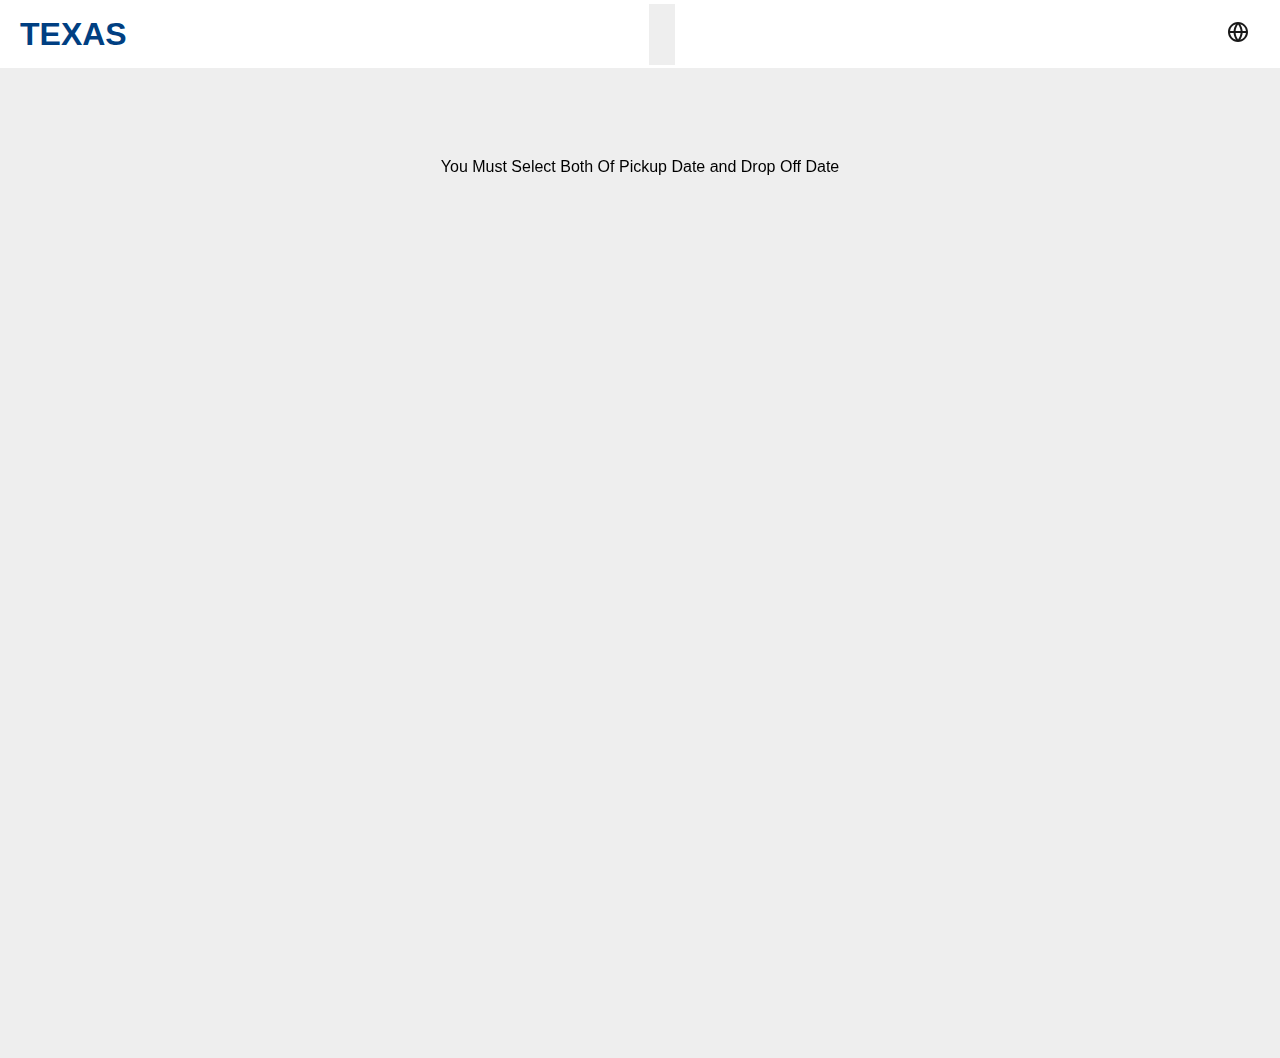
<file: page/Choose-your.html>
<!DOCTYPE html>
<html lang="en">
  <head>
    <meta charset="UTF-8" />
    <meta http-equiv="X-UA-Compatible" content="IE=edge" />
    <meta name="viewport" content="width=device-width, initial-scale=1.0" />
    <title>Document</title>
    <link rel="stylesheet" href="../Css/normalize.css" />
    <link rel="stylesheet" href="../Css/Choose-your.css" />
    <link rel="stylesheet" href="../Css/nav-style.css" />
    <link rel="stylesheet" href="../Css/loding.css" />
  </head>
  <body>
    <div id="on-lode">
      <div class="spinner"></div>
    </div>

    <div class="Container">
      <nav class="top-nav" id="top-nav menu ">
        <div class="logo">
          <label class="menu-icon" for="menu-btn"
            ><span class="navicon"></span
          ></label>
          <h1 class="logo-h">
            <a
              href="../index.html"
              style="text-decoration: none; color: #003f82"
              >TEXAS</a
            >
          </h1>
          <!-- <h3>Rent</h3> -->
        </div>
        <input class="menu-btn" type="checkbox" id="menu-btn" />

        <div class="icon-user" id="auth">
          <div class="user">
            <!-- <div class="zah-cixbgt bLHlxK"><div size="20" class="zah-1n3a2uw geyfOQ zah-qk49ma hgURmw"><svg xmlns="http://www.w3.org/2000/svg" fill="none" viewBox="0 0 24 24"><path fill="#191919" fill-rule="evenodd" d="M10.264 4.189c.443-.098.9-.16 1.367-.18l.01.013a3.67 3.67 0 00-.522.028c-.343.045-.642.098-.855.139zm-.356.087A8.007 8.007 0 004.062 11h3.533c.177-2.257.951-4.5 2.313-6.724zM7.595 13H4.062a8.007 8.007 0 005.846 6.724C8.546 17.5 7.772 15.257 7.595 13zm4.474 6.386c-1.453-2.15-2.27-4.276-2.467-6.386h5.003c-.202 2.108-1.042 4.234-2.536 6.386zM9.602 11c.196-2.11 1.014-4.236 2.467-6.385 1.494 2.15 2.334 4.277 2.536 6.385H9.602zm4.672-6.672c1.376 2.206 2.16 4.431 2.339 6.672h3.325a8.007 8.007 0 00-5.664-6.672zM16.613 13c-.18 2.24-.963 4.466-2.339 6.672A8.007 8.007 0 0019.938 13h-3.325zM2 12c0 5.523 4.477 10 10 10s10-4.477 10-10S17.523 2 12 2 2 6.477 2 12z" clip-rule="evenodd"></path></svg></div><span class="zah-12zumyu hAWciU">EN | $</span></div> -->
            <div class="menu-item">
              <div class="menu-text">
                <div class="zah-cixbgt bLHlxK">
                  <div size="20" class="zah-1n3a2uw geyfOQ zah-qk49ma hgURmw">
                    <svg
                      xmlns="http://www.w3.org/2000/svg"
                      fill="none"
                      viewBox="0 0 24 24"
                    >
                      <path
                        fill="#191919"
                        fill-rule="evenodd"
                        d="M10.264 4.189c.443-.098.9-.16 1.367-.18l.01.013a3.67 3.67 0 00-.522.028c-.343.045-.642.098-.855.139zm-.356.087A8.007 8.007 0 004.062 11h3.533c.177-2.257.951-4.5 2.313-6.724zM7.595 13H4.062a8.007 8.007 0 005.846 6.724C8.546 17.5 7.772 15.257 7.595 13zm4.474 6.386c-1.453-2.15-2.27-4.276-2.467-6.386h5.003c-.202 2.108-1.042 4.234-2.536 6.386zM9.602 11c.196-2.11 1.014-4.236 2.467-6.385 1.494 2.15 2.334 4.277 2.536 6.385H9.602zm4.672-6.672c1.376 2.206 2.16 4.431 2.339 6.672h3.325a8.007 8.007 0 00-5.664-6.672zM16.613 13c-.18 2.24-.963 4.466-2.339 6.672A8.007 8.007 0 0019.938 13h-3.325zM2 12c0 5.523 4.477 10 10 10s10-4.477 10-10S17.523 2 12 2 2 6.477 2 12z"
                        clip-rule="evenodd"
                      ></path>
                    </svg>
                  </div>
                  <span class="zah-12zumyu hAWciU">
                    <select class="asfour hAWciU" id="translate">
                      <option value="2" id="ENG">EN</option>
                      <option value="3" id="ARB">Ar</option>
                      <!-- | -->
                    </select>
                  </span>
                </div>
              </div>
            </div>
          </div>
        </div>
      </nav>

      <section class="Content">
        <div class="titel">
          <a href="../page/Cars.html"
            ><svg
              xmlns="http://www.w3.org/2000/svg"
              fill="none"
              viewBox="0 0 24 24"
            >
              <path
                fill="#191919"
                fill-rule="evenodd"
                d="M8.713 11.676L17.593 21l-1.474 1.351L6 11.676 16.12 1l1.474 1.351-8.88 9.325z"
                clip-rule="evenodd"
              ></path>
            </svg>
          </a>
          <h2 class="tr">Choose your protection</h2>
        </div>

        <div class="centar">
          <div class="Content-div">
            <div class="Content-div-one" id="bordar-class">
              <div class="text">
                <svg
                  id="stars"
                  xmlns="http://www.w3.org/2000/svg"
                  fill="none"
                  viewBox="0 0 40 40"
                >
                  <path
                    fill="#003f82"
                    fill-rule="evenodd"
                    d="M6.734 14.637L6.832 25l.902 1.688c1.332 2.55 4.067 4.769 8.434 6.988L20 35.598l3.934-1.957c3.101-1.555 4.367-2.414 6.132-4.172 3.2-3.176 3.266-3.477 3.266-15.461V4.305h-26.7zm14.368-2.086c1.132 2.02 1.398 2.25 3.265 2.515 2.531.364 2.633.598.899 2.383l-1.5 1.625.27 2.117c.163 1.16.23 2.153.132 2.254-.066.098-1.066-.234-2.168-.695l-2-.863-2 .863c-1.102.46-2.102.793-2.168.695-.098-.101-.031-1.093.133-2.254l.27-2.117-1.5-1.625c-1.735-1.785-1.633-2.02.898-2.383 1.867-.265 2.133-.496 3.265-2.515.47-.895.97-1.625 1.102-1.625.133 0 .633.73 1.102 1.625zm0 0"
                    clip-rule="evenodd"
                  ></path>
                </svg>
                <h2 class="tr">Full Cover Protection</h2>
              </div>

              <div class="text">
                <svg
                  class="dn"
                  xmlns="http://www.w3.org/2000/svg"
                  fill="none"
                  viewBox="0 0 16 16"
                >
                  <path
                    fill="#666"
                    fill-rule="evenodd"
                    d="M15.104 3.146a.5.5 0 010 .708l-9 9a.5.5 0 01-.708 0l-4.5-4.5a.5.5 0 11.708-.708l4.146 4.147 8.646-8.647a.5.5 0 01.708 0z"
                    clip-rule="evenodd"
                  ></path>
                </svg>
                <p class="tr">
                  the rental company waives the right to pursue compensation
                  from the renter if the vehicle is damaged .
                </p>
              </div>
              <div class="text"><h2 id="protection_price"></h2></div>
            </div>

            <div class="Content-div-one bordar">
              <div class="text disp">
                <h2 id="car_name"></h2>
                <p id="car_type"></p>
              </div>

              <div class="text Unlimited">
                <svg
                  class="dn"
                  xmlns="http://www.w3.org/2000/svg"
                  fill="none"
                  viewBox="0 0 16 16"
                >
                  <path
                    fill="#666"
                    fill-rule="evenodd"
                    d="M15.104 3.146a.5.5 0 010 .708l-9 9a.5.5 0 01-.708 0l-4.5-4.5a.5.5 0 11.708-.708l4.146 4.147 8.646-8.647a.5.5 0 01.708 0z"
                    clip-rule="evenodd"
                  ></path>
                </svg>
                <p class="tr">Unlimited miles</p>
              </div>

              <div class="text text-total">
                <span class="tr">Total</span>
                <h2 id="total"></h2>
              </div>
              <div class="total">
                <h2 class="Price tr">Price details</h2>
              </div>
             
                
              <a href="../page/Review-and-book.html" > <button>   <span class="tr">Next</span>  </button></a>
            </div>
          </div>
        </div>
      </section>
    </div>
    <footer>
      <ul>
        <li><a href="#">Help</a></li>
        <li class="PH"><a href="#">Rental information</a></li>
        <li class="TAP PH" ><a href="#">Texas Deals & Products</a></li>
        <li class="TAP"><a href="#">Cars</a></li>
        <li class="TAP"><a href="#">Car Rental Deals</a></li>
        <li><a href="#">Texas App</a></li>
        <li><a href="#">Privacy Policy</a></li>
        <li  class="PH"><a href="#">Terms And Conditions</a></li>
      </ul>
    </footer>
    <script src="../js/api.js"></script>
    <script src="../js/pro.js"></script>
    <script src="../js/class.js"></script>
    <script src="../js/translate.js"></script>
    <script src="../js/loding.js"></script>
  </body>
</html>
</file>
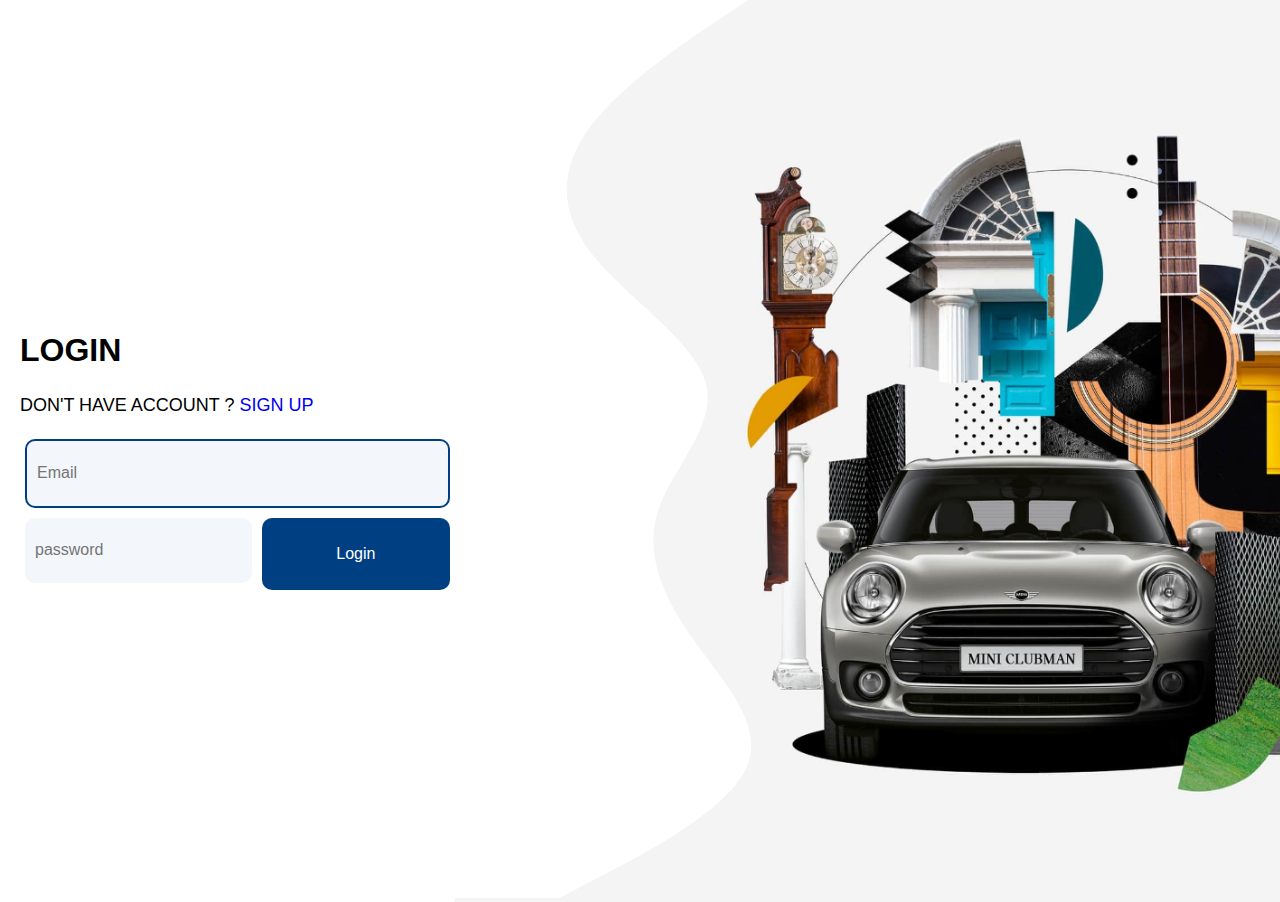
<file: page/log-in.html>
<!DOCTYPE html>
<html lang="en">
  <head>
    <meta charset="UTF-8" />
    <meta http-equiv="X-UA-Compatible" content="IE=edge" />
    <meta name="viewport" content="width=device-width, initial-scale=1.0" />
    <link rel="stylesheet" href="../Css/normalize.css" />
    <link rel="stylesheet" href="../Css/login.css" />
    <link rel="stylesheet" href="../Css/loding.css">
    <title>Sign Up</title>
  </head>
  <body>
    
    <div id="on-lode">
      <div class="spinner"></div>
    </div>

    <div class="Container">
      <div class="Container-Sign-Up">
        <div class="Sign-Up">
          <h2>Login</h2>
          <p>don't have account ? <a href="../page/Sign-Up.html">Sign Up</a></p>
          <div class="Sign-Up-input">
            <div style="margin-left: 10px; color: red" id="error"></div>
            <form id="loginForm" method="post">
              <input type="email" placeholder="Email" name="email" id="email" />
              <input
                type="password"
                placeholder="password"
                name="password"
                id="password"
              />

              <input
                type="submit"
                style="
                  border-radius: 10px;
                  outline: none;
                  border: none;
                  height: 8vh;
                  margin: 5px;
                  border-radius: 10px;
                  padding: 10px;
                  color: white;
                  font-family: sans-serif;
                "
                value="Login"
                id="login_submit"
              />
            </form>
          </div>
        </div>
      </div>

      <div class="Container-img">
        <svg
          xmlns="http://www.w3.org/2000/svg"
          xmlns:xlink="http://www.w3.org/1999/xlink"
          id="visual"
          viewBox="0 0 900 900"
          width="900"
          height="900"
          version="1.1"
        >
          <path
            d="M296 0L263.8 21.5C231.7 43 167.3 86 135.3 128.8C103.3 171.7 103.7 214.3 137.8 257.2C172 300 240 343 251 385.8C262 428.7 216 471.3 202.7 514.2C189.3 557 208.7 600 239.2 642.8C269.7 685.7 311.3 728.3 290.7 771.2C270 814 187 857 145.5 878.5L104 900L0 900L0 878.5C0 857 0 814 0 771.2C0 728.3 0 685.7 0 642.8C0 600 0 557 0 514.2C0 471.3 0 428.7 0 385.8C0 343 0 300 0 257.2C0 214.3 0 171.7 0 128.8C0 86 0 43 0 21.5L0 0Z"
            fill="#fff"
            stroke-linecap="round"
            stroke-linejoin="miter"
          />
        </svg>
      </div>
    </div>
    <script src="../js/api.js"></script>
    <script src="../js/auth.js"></script>
    <script src="../js/loding.js"></script>
  </body>
</html>
</file>
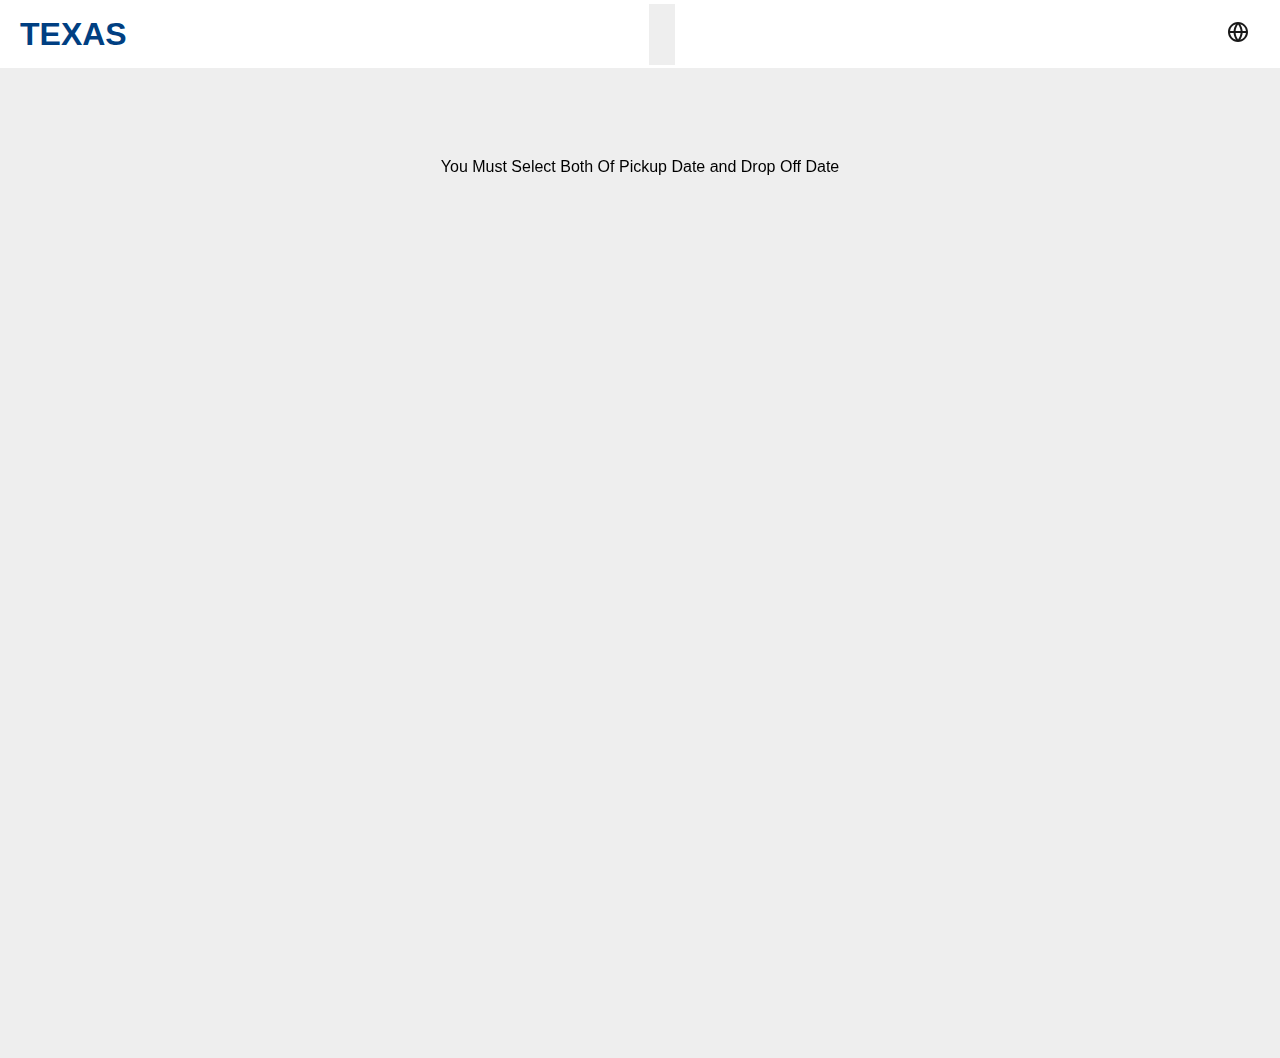
<file: page/Review-and-book.html>
<!DOCTYPE html>
<html lang="en">
  <head>
    <meta charset="UTF-8" />
    <meta http-equiv="X-UA-Compatible" content="IE=edge" />
    <meta name="viewport" content="width=device-width, initial-scale=1.0" />
    <title>Document</title>
    <link rel="stylesheet" href="../Css/normalize.css" />
    <link rel="stylesheet" href="../Css/Review-and-book.css" />
    <link rel="stylesheet" href="../Css/nav-style.css">
    <link rel="stylesheet" href="../Css/loding.css">
  </head>
  <body>
    <div id="on-lode">
      <div class="spinner"></div>
    </div>

    <div class="Container">
      <nav class="top-nav" id="top-nav menu ">
        <div class="logo">
          <label class="menu-icon" for="menu-btn"><span class="navicon"></span></label>
          <h1 class="logo-h">
            <a href="../index.html" style="text-decoration: none; color: #003f82">TEXAS</a>
          </h1>
          <!-- <h3>Rent</h3> -->
        </div>
        <input class="menu-btn" type="checkbox" id="menu-btn">
       
    
       
        <div class="icon-user" id="auth">
    
          <div class="user">
            <!-- <div class="zah-cixbgt bLHlxK"><div size="20" class="zah-1n3a2uw geyfOQ zah-qk49ma hgURmw"><svg xmlns="http://www.w3.org/2000/svg" fill="none" viewBox="0 0 24 24"><path fill="#191919" fill-rule="evenodd" d="M10.264 4.189c.443-.098.9-.16 1.367-.18l.01.013a3.67 3.67 0 00-.522.028c-.343.045-.642.098-.855.139zm-.356.087A8.007 8.007 0 004.062 11h3.533c.177-2.257.951-4.5 2.313-6.724zM7.595 13H4.062a8.007 8.007 0 005.846 6.724C8.546 17.5 7.772 15.257 7.595 13zm4.474 6.386c-1.453-2.15-2.27-4.276-2.467-6.386h5.003c-.202 2.108-1.042 4.234-2.536 6.386zM9.602 11c.196-2.11 1.014-4.236 2.467-6.385 1.494 2.15 2.334 4.277 2.536 6.385H9.602zm4.672-6.672c1.376 2.206 2.16 4.431 2.339 6.672h3.325a8.007 8.007 0 00-5.664-6.672zM16.613 13c-.18 2.24-.963 4.466-2.339 6.672A8.007 8.007 0 0019.938 13h-3.325zM2 12c0 5.523 4.477 10 10 10s10-4.477 10-10S17.523 2 12 2 2 6.477 2 12z" clip-rule="evenodd"></path></svg></div><span class="zah-12zumyu hAWciU">EN | $</span></div> -->
            <div class="menu-item">
              <div class="menu-text">
                <div class="zah-cixbgt bLHlxK">
                  <div size="20" class="zah-1n3a2uw geyfOQ zah-qk49ma hgURmw"><svg xmlns="http://www.w3.org/2000/svg" fill="none" viewBox="0 0 24 24"><path fill="#191919" fill-rule="evenodd" d="M10.264 4.189c.443-.098.9-.16 1.367-.18l.01.013a3.67 3.67 0 00-.522.028c-.343.045-.642.098-.855.139zm-.356.087A8.007 8.007 0 004.062 11h3.533c.177-2.257.951-4.5 2.313-6.724zM7.595 13H4.062a8.007 8.007 0 005.846 6.724C8.546 17.5 7.772 15.257 7.595 13zm4.474 6.386c-1.453-2.15-2.27-4.276-2.467-6.386h5.003c-.202 2.108-1.042 4.234-2.536 6.386zM9.602 11c.196-2.11 1.014-4.236 2.467-6.385 1.494 2.15 2.334 4.277 2.536 6.385H9.602zm4.672-6.672c1.376 2.206 2.16 4.431 2.339 6.672h3.325a8.007 8.007 0 00-5.664-6.672zM16.613 13c-.18 2.24-.963 4.466-2.339 6.672A8.007 8.007 0 0019.938 13h-3.325zM2 12c0 5.523 4.477 10 10 10s10-4.477 10-10S17.523 2 12 2 2 6.477 2 12z" clip-rule="evenodd"></path></svg></div>
                  <span class="zah-12zumyu hAWciU">
                  <select class="asfour hAWciU" id="translate"> 
                  <option value="2" id="ENG">EN </option>
                  <option value="3" id="ARB">Ar </option>
                  <!-- | -->
                </select>
              </span>
              </div>
              </div>

              
              <div class="sub-menu">
                  <div class="icon-box">
                      <div class="icon"><i class="fal fa-wind-turbine"></i></div>
                 
                  </div>
            
                  <div class="icon-box">
                      <div class="icon"><i class="fal fa-bomb"></i></div>
                 
                  </div>
                  <div class="sub-menu-holder"></div>
              </div>
          </div>
          </div>
        </div>
    
      
       
      </nav>

      <div class="titel">
        <a href="../page/Cars.html"
          ><svg
            xmlns="http://www.w3.org/2000/svg"
            fill="none"
            viewBox="0 0 24 24"
          >
            <path
              fill="#191919"
              fill-rule="evenodd"
              d="M8.713 11.676L17.593 21l-1.474 1.351L6 11.676 16.12 1l1.474 1.351-8.88 9.325z"
              clip-rule="evenodd"
            ></path>
          </svg>
        </a>
        <h2 class="tr">Review and book</h2>
      </div>


   

      <h2 class="Booking tr">Booking options</h2>

      <div class="contact">
        <div class="Booking-options">
          <div class="box-Flexible class">
            <div class="Flexible">
              <svg
                xmlns="http://www.w3.org/2000/svg"
                fill="none"
                viewBox="0 0 40 41"
              >
                <path
                  fill="#003f82"
                  fill-rule="evenodd"
                  d="M32.644 6.9l.305.914 1.772 5.31H37v19.978H3V13.123h8.357L31.719 7.17l.925-.27zm-14.16 6.223h14.128L31.356 9.36l-12.872 3.763zM5 15.123v15.98h12.547c-.27-.305-.555-.643-.84-1.013C15.403 28.395 14 25.932 14 23.113c0-2.82 1.402-5.283 2.708-6.978.284-.37.568-.708.84-1.012H5zm15 .339l-.087.083a16.798 16.798 0 00-1.62 1.81C17.097 18.906 16 20.938 16 23.113c0 2.174 1.098 4.206 2.292 5.757A16.798 16.798 0 0020 30.763l.087-.083a16.798 16.798 0 001.62-1.81C22.903 27.32 24 25.287 24 23.113c0-2.175-1.098-4.207-2.292-5.758A16.798 16.798 0 0020 15.462zm2.453 15.64c.27-.304.555-.642.84-1.012C24.597 28.395 26 25.932 26 23.113c0-2.82-1.402-5.283-2.708-6.978-.284-.37-.568-.708-.84-1.012H35v15.98H22.453zM7 21.114h4v3.997H7v-3.997zm22 0h4v3.997h-4v-3.997z"
                  clip-rule="evenodd"
                ></path>
              </svg>
              <h2 class="tr">Flexible</h2>
            </div>

            <p class="tr">Stay flexible by paying later</p>
            <div class="p-dn">
              <svg
                class="dn"
                xmlns="http://www.w3.org/2000/svg"
                fill="none"
                viewBox="0 0 16 16"
              >
                <path
                  fill="#666"
                  fill-rule="evenodd"
                  d="M15.104 3.146a.5.5 0 010 .708l-9 9a.5.5 0 01-.708 0l-4.5-4.5a.5.5 0 11.708-.708l4.146 4.147 8.646-8.647a.5.5 0 01.708 0z"
                  clip-rule="evenodd"
                ></path>
              </svg>
              <p class="tr">Pay at pick-up</p>
            </div>
            <div class="p-dn">
              <svg
                class="dn"
                xmlns="http://www.w3.org/2000/svg"
                fill="none"
                viewBox="0 0 16 16"
              >
                <path
                  fill="#666"
                  fill-rule="evenodd"
                  d="M15.104 3.146a.5.5 0 010 .708l-9 9a.5.5 0 01-.708 0l-4.5-4.5a.5.5 0 11.708-.708l4.146 4.147 8.646-8.647a.5.5 0 01.708 0z"
                  clip-rule="evenodd"
                ></path>
              </svg>
              <p class="tr">Free cancellation</p>
            </div>


            <div class="p-dn">
              <svg
                class="dn"
                xmlns="http://www.w3.org/2000/svg"
                fill="none"
                viewBox="0 0 16 16"
              >
                <path
                  fill="#666"
                  fill-rule="evenodd"
                  d="M15.104 3.146a.5.5 0 010 .708l-9 9a.5.5 0 01-.708 0l-4.5-4.5a.5.5 0 11.708-.708l4.146 4.147 8.646-8.647a.5.5 0 01.708 0z"
                  clip-rule="evenodd"
                ></path>
              </svg>
              <p class="tr"> Pick-up and drop-off at Makkah Alia Airport is free</p>
            </div>


              <div class="p-dn">
              <svg
                class="dn"
                xmlns="http://www.w3.org/2000/svg"
                fill="none"
                viewBox="0 0 16 16"
              >
                <path
                  fill="#666"
                  fill-rule="evenodd"
                  d="M15.104 3.146a.5.5 0 010 .708l-9 9a.5.5 0 01-.708 0l-4.5-4.5a.5.5 0 11.708-.708l4.146 4.147 8.646-8.647a.5.5 0 01.708 0z"
                  clip-rule="evenodd"
                ></path>
              </svg>
              <p class="tr">  And anywhere else it is added <span id="frr"></span></p>
            </div>

          </div>

          
          <div class="name-car">
          
            <div class="card-car" id="Card-Name">
  
           
  
              <div class="card-cars-all first">
                <div class="exit">
                  <svg id="exit" xmlns="http://www.w3.org/2000/svg" viewBox="0 0 32 32">
                    <path fill="#191919" d="M31 2.237L28.763 0 15.5 13.263 2.237 0 0 2.237 13.263 15.5 0 28.763 2.237 31 15.5 17.737 28.763 31 31 28.763 17.737 15.5z"></path>
                  </svg>
              
                </div>
                <div class="car-img">
                  <div class="img">
                    <img id="car_image" src="" />
                  </div>
                  <div class="text">
                    <h2 class="titel-car" id="car_name"></h2>
                    <p class="p-car" id="car_type"></p>
                  </div>
                </div>
  
                <p class="day">
                  <svg
                    xmlns="http://www.w3.org/2000/svg"
                    fill="none"
                    viewBox="0 0 16 16"
                  >
                    <path
                      fill="#111"
                      fill-rule="evenodd"
                      d="M8 1.5a6.5 6.5 0 100 13 6.5 6.5 0 000-13zM.5 8a7.5 7.5 0 1115 0 7.5 7.5 0 01-15 0zM8 3a.5.5 0 01.5.5v4.293l2.354 2.353a.5.5 0 01-.708.708l-2.5-2.5A.5.5 0 017.5 8V3.5A.5.5 0 018 3z"
                      clip-rule="evenodd"
                    ></path>
                  </svg>
                  <span id="days"></span>
                </p>
              </div>
  
              <div class="card-cars-all">
                <div class="addres">
                  <h2 class="tr">Place of pick-up</h2>
                  <p id="pick-up-area"></p>
                </div>
                <div class="addres">
                  <h2 class="tr">Place of return</h2>
                  <p id="drop-off-area"></p>
                </div>
              </div>
  
              <div class="card-cars-all thre">
                <div class="p-dn">
                  <svg
                    class="dn"
                    xmlns="http://www.w3.org/2000/svg"
                    fill="none"
                    viewBox="0 0 16 16"
                  >
                    <path
                      fill="#666"
                      fill-rule="evenodd"
                      d="M15.104 3.146a.5.5 0 010 .708l-9 9a.5.5 0 01-.708 0l-4.5-4.5a.5.5 0 11.708-.708l4.146 4.147 8.646-8.647a.5.5 0 01.708 0z"
                      clip-rule="evenodd"
                    ></path>
                  </svg>
                  <p class="un tr">Unlimited miles</p>
                </div>
              </div>
              <div class="card-cars-all">
                <div class="totall">
                  <span class="tr">Total</span>
                  <h2 id="total"></h2>
                  <h2 id="total_p"></h2>
                </div>
              </div>
            </div>
          </div>
  


          <div class="Driver-details">
            <form class="form" id="info">

              <h2 class="tr">Other information</h2>

              <label>
                <input value="" placeholder="Discount Coupon" type="text" class="input" id="coupon" />
                <span id="coupon-status"></span>
              </label>

              <div class="Add Add-button" >
                <button class="button2 tr" id="send-order" style="color: white;">
                  Complete Order
                </button>
              </div>
            </form>
          </div>

      

     
       
      </div>
      
    </div>
 

    <!-- <script>
      let responsicons = document.getElementById("responsicons");

let exit = document.getElementById("exit");

responsicons.addEventListener("click", function () {
  con.style.display = "block";
});

exit.addEventListener("click", function () {
  con.style.display = "none";
});
    </script> -->

    

    <script src="../js/api.js"></script>
    <script src="../js/complete.js"></script>
<script src="../js/translate.js"></script>
<script src="../js/loding.js"></script>
<script src="../js/exit.js"></script>
  </body>
</html>
</file>
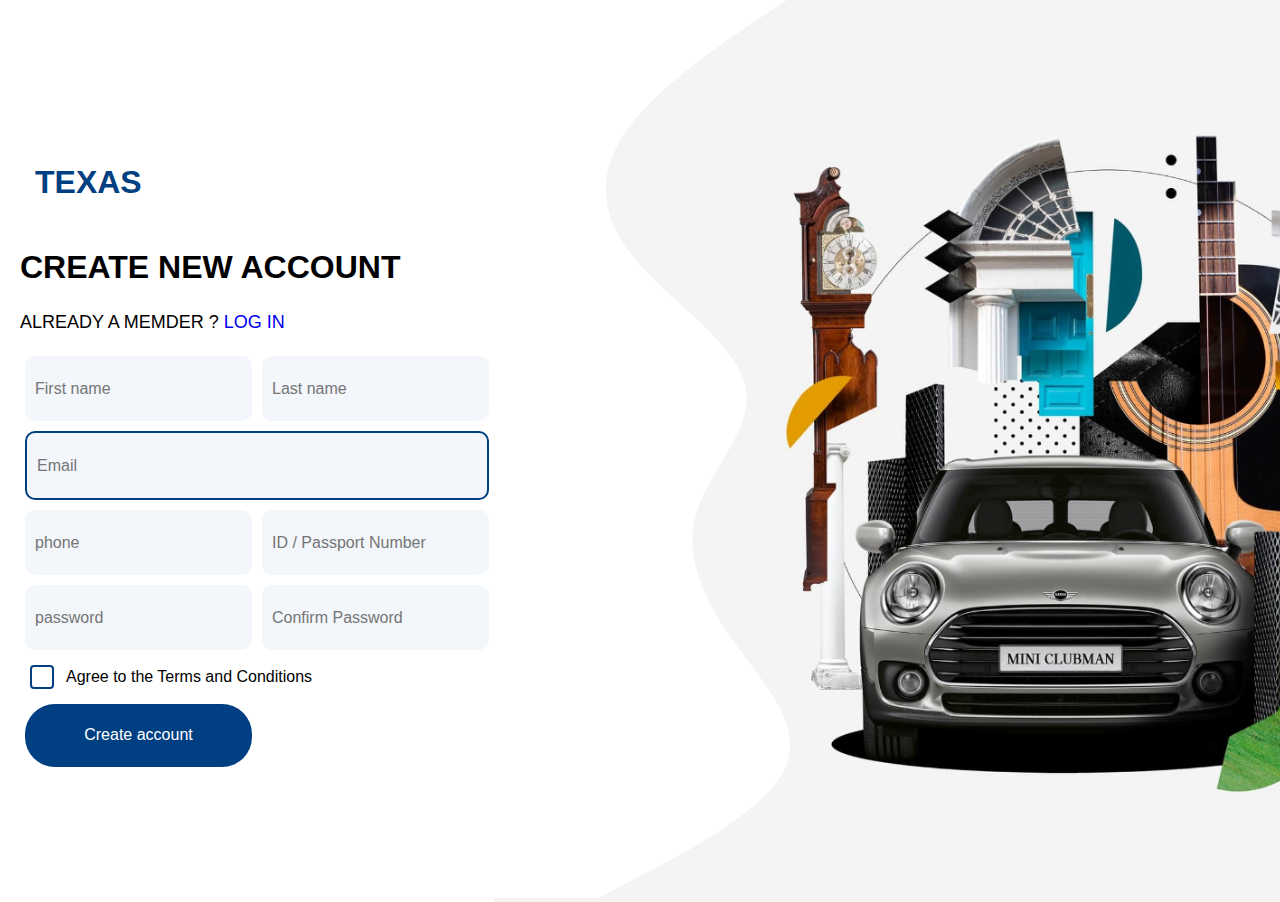
<file: page/Sign-Up.html>
<!DOCTYPE html>
<html lang="en">
  <head>
    <meta charset="UTF-8" />
    <meta http-equiv="X-UA-Compatible" content="IE=edge" />
    <meta name="viewport" content="width=device-width, initial-scale=1.0" />
    <link rel="stylesheet" href="../Css/normalize.css" />
    <link rel="stylesheet" href="../Css/Sign-Up.css" />
    <link rel="stylesheet" href="../Css/loding.css">
    <title>Sign Up</title>
  </head>
  <body>
    <div id="on-lode">
      <div class="spinner"></div>
    </div>
    
    <div class="Container">
      <div class="Container-Sign-Up">
        <nav class="top-nav" id="top-nav menu ">
          <div class="logo">
            <label class="menu-icon" for="menu-btn"
              ><span class="navicon"></span
            ></label>
            <h1 class="logo-h">
              <a
                href="../index.html"
                style="text-decoration: none; color: #003f82"
                >TEXAS</a
              >
            </h1>
          </div>

          <span class="zah-12zumyu hAWciU">
            <select class="asfour hAWciU" id="translate">
              <option value="2" id="ENG">EN</option>
              <option value="3" id="ARB">Ar</option>
              <!-- | -->
            </select>
          </span>
  
         
        </nav>


        <div class="Sign-Up">
          <!-- <p class="tr">Start for free</p> -->
          <h2 class="tr">create new account</h2>
          <p class="tr">already a memder ? <a href="../page/log-in.html">log in</a></p>
          <div class="Sign-Up-input">
            <div style="margin-left: 10px; color: red" id="error"></div>
            <form id="sign_up_form">
              <input
                type="text"
                placeholder="First name"
                name="firstName"
                id="firstName"
              />
              <input
                type="text"
                placeholder="Last name"
                name="lastName"
                id="lastName"
              />
              <input type="email" placeholder="Email" name="email" id="email" />
              <input type="tel" placeholder="phone" name="phone" id="phone" />
              <input
                type="text"
                placeholder="ID / Passport Number"
                name="id"
                id="id"
              />
              <input
                type="password"
                placeholder="password"
                name="password"
                id="password"
              />
              <input
                type="password"
                placeholder="Confirm Password"
                name="password_confirm"
                id="password_confirm"
              />
       <div class="label">
        <label class="material-checkbox">
          <input type="checkbox" name="terms">
          <span class="checkmark" id="checkmark"></span>
<span class="tr">Agree to the Terms and Conditions</span>
        </label>
       </div>
              <input type="submit" value="Create account" id="sign_up_submit" />
            
            </form>
            
          </div>
        </div>
      </div>

      <div class="Container-img">
        
        <svg
          xmlns="http://www.w3.org/2000/svg"
          xmlns:xlink="http://www.w3.org/1999/xlink"
          id="visual"
          viewBox="0 0 900 900"
          width="900"
          height="900"
          version="1.1"
        >
          <path
            d="M296 0L263.8 21.5C231.7 43 167.3 86 135.3 128.8C103.3 171.7 103.7 214.3 137.8 257.2C172 300 240 343 251 385.8C262 428.7 216 471.3 202.7 514.2C189.3 557 208.7 600 239.2 642.8C269.7 685.7 311.3 728.3 290.7 771.2C270 814 187 857 145.5 878.5L104 900L0 900L0 878.5C0 857 0 814 0 771.2C0 728.3 0 685.7 0 642.8C0 600 0 557 0 514.2C0 471.3 0 428.7 0 385.8C0 343 0 300 0 257.2C0 214.3 0 171.7 0 128.8C0 86 0 43 0 21.5L0 0Z"
            fill="#fff"
            stroke-linecap="round"
            stroke-linejoin="miter"
          />
        </svg>
      </div>
    </div>
    <script src="../js/api.js"></script>
    <script src="../js/auth.js"></script>
    <script src="../js/loding.js"></script>
    <script src="../js/translate.js"></script>
  </body>
</html>
</file>
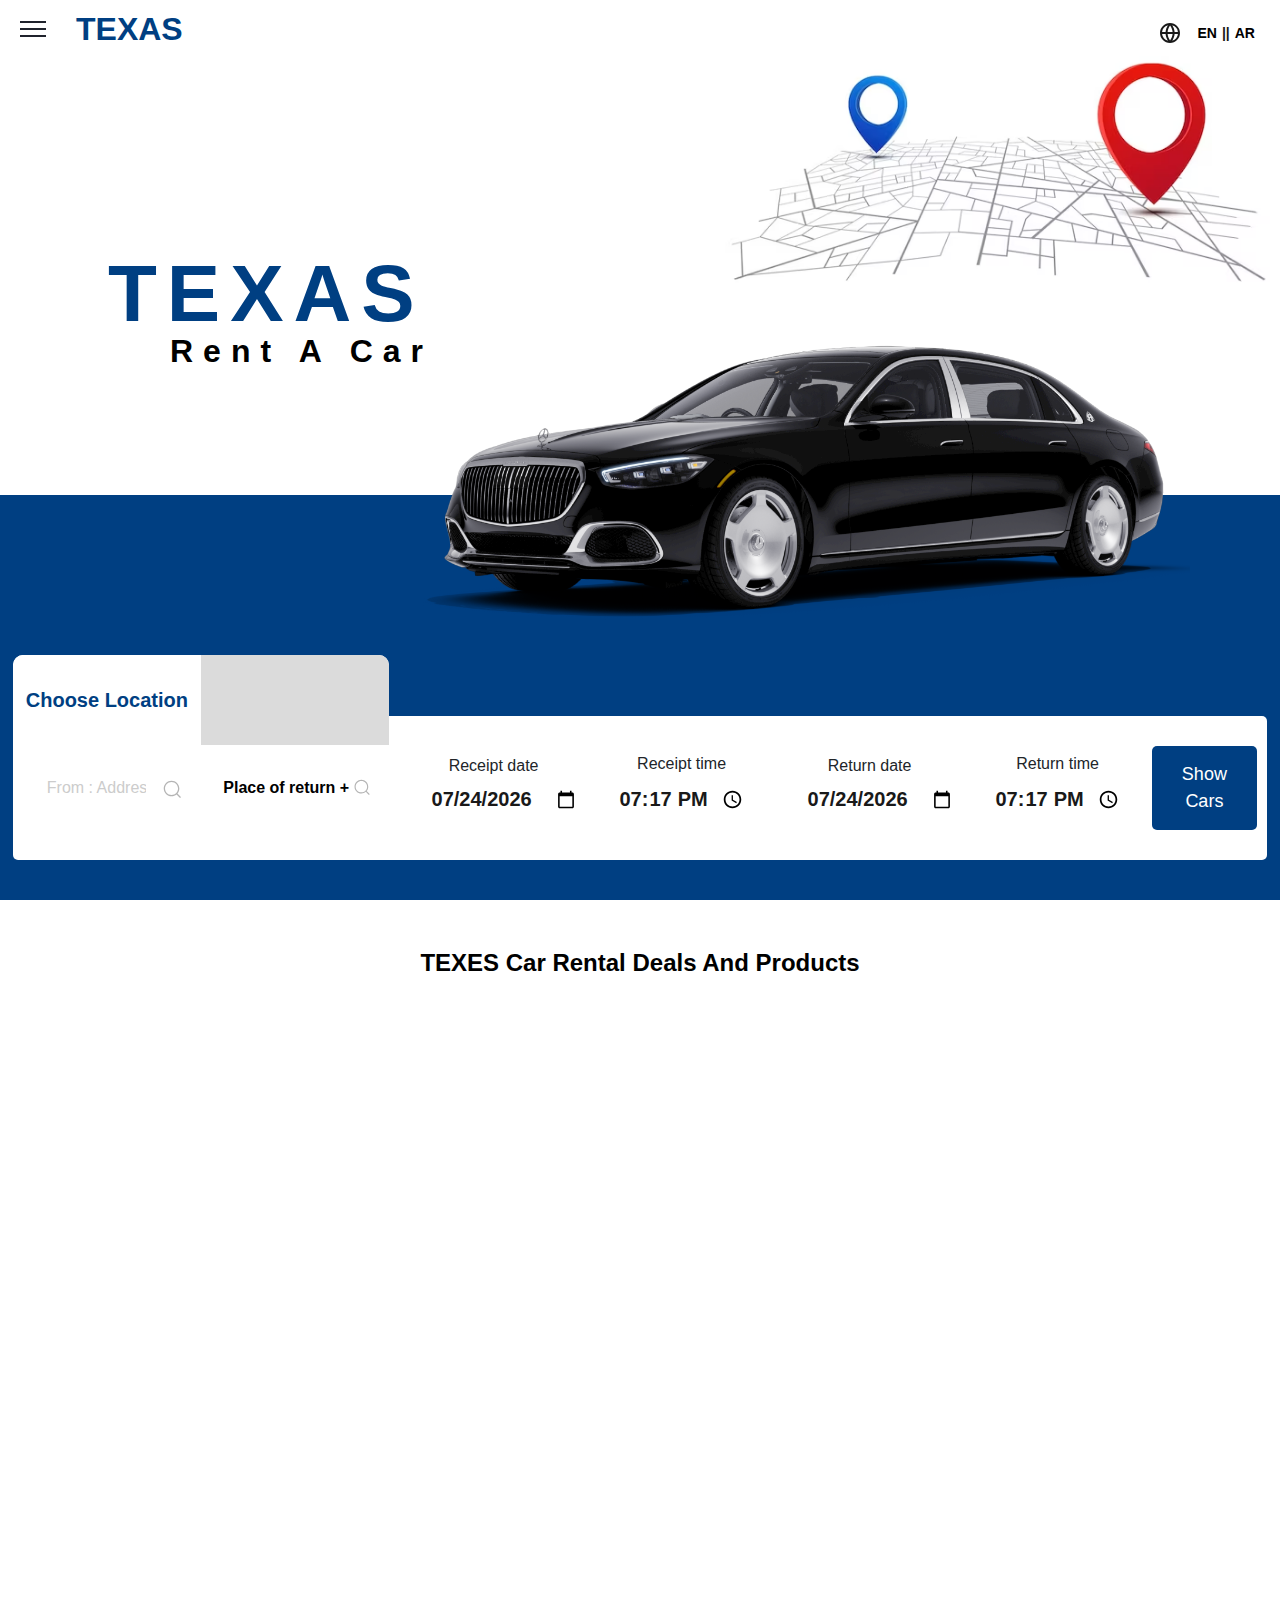
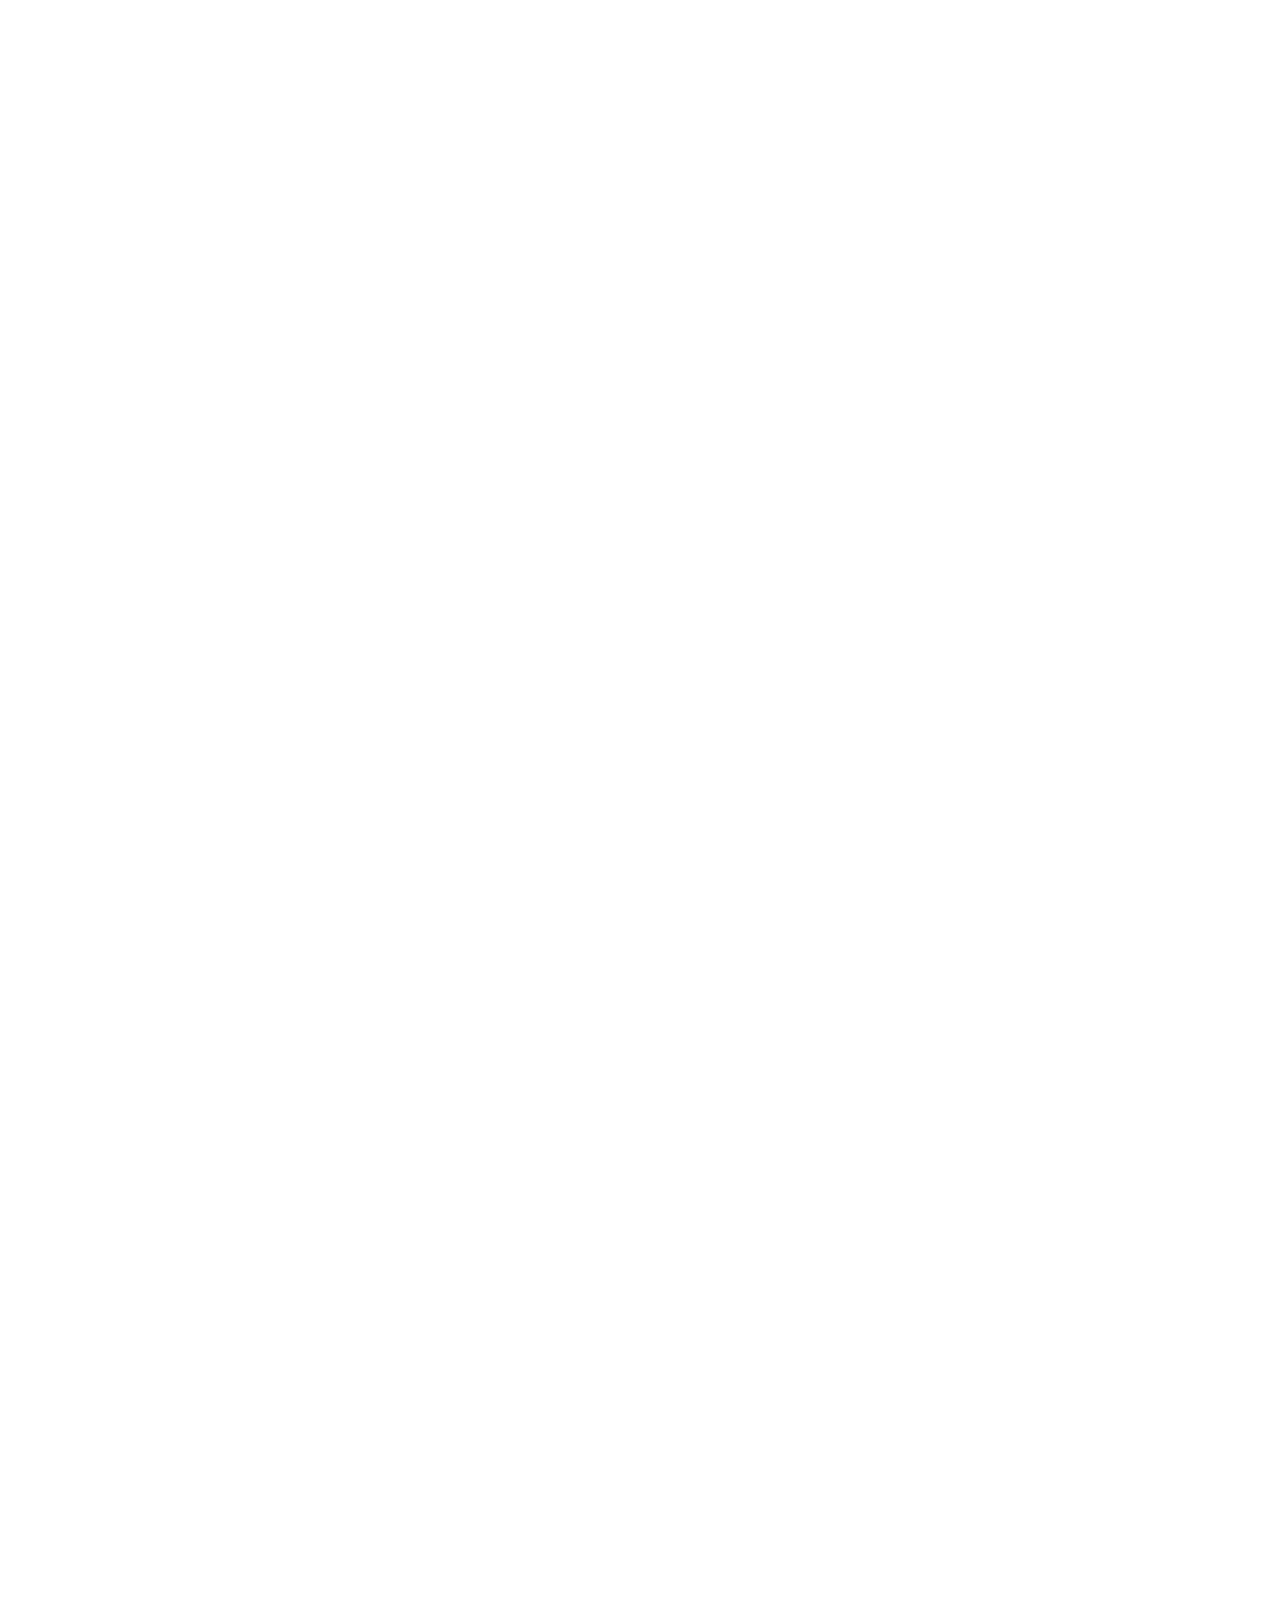
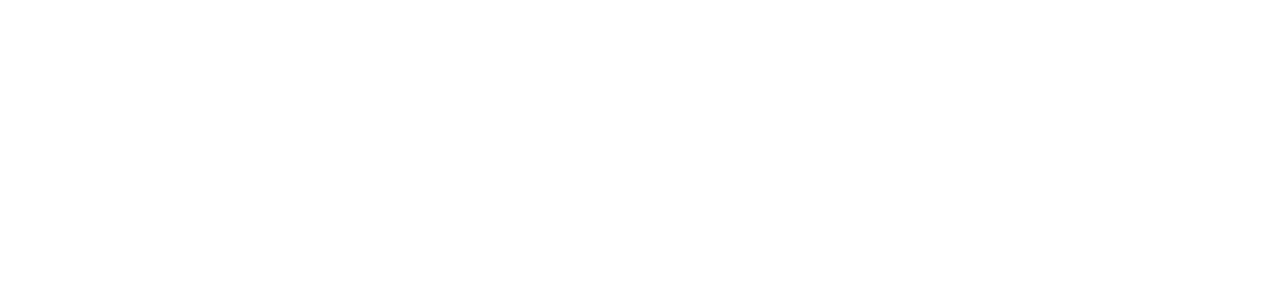
<file: page/user.html>
<!DOCTYPE html>
<html lang="en">
  <head>
    <meta charset="UTF-8" />
    <meta http-equiv="X-UA-Compatible" content="IE=edge" />
    <meta name="viewport" content="width=device-width, initial-scale=1.0" />
    <title>Document</title>
    <link rel="stylesheet" href="../Css/user.css" />
    <link rel="stylesheet" href="../Css/nav-style.css" />
    <link rel="stylesheet" href="../Css/loding.css" />
  </head>
  <body>
    <div id="on-lode">
      <div class="spinner"></div>
    </div>
    <nav class="top-nav" id="top-nav menu ">
      <div class="logo">
        <label class="menu-icon" for="menu-btn"
          ><span class="navicon"></span
        ></label>
        <h1 class="logo-h">
          <a href="../index.html" style="text-decoration: none; color: #003f82"
            >TEXAS</a
          >
        </h1>
        <!-- <h3>Rent</h3> -->
      </div>
      <input class="menu-btn" type="checkbox" id="menu-btn" />
      <div class="icon-user" id="auth">
        <div class="user">
          <!-- <div class="zah-cixbgt bLHlxK"><div size="20" class="zah-1n3a2uw geyfOQ zah-qk49ma hgURmw"><svg xmlns="http://www.w3.org/2000/svg" fill="none" viewBox="0 0 24 24"><path fill="#191919" fill-rule="evenodd" d="M10.264 4.189c.443-.098.9-.16 1.367-.18l.01.013a3.67 3.67 0 00-.522.028c-.343.045-.642.098-.855.139zm-.356.087A8.007 8.007 0 004.062 11h3.533c.177-2.257.951-4.5 2.313-6.724zM7.595 13H4.062a8.007 8.007 0 005.846 6.724C8.546 17.5 7.772 15.257 7.595 13zm4.474 6.386c-1.453-2.15-2.27-4.276-2.467-6.386h5.003c-.202 2.108-1.042 4.234-2.536 6.386zM9.602 11c.196-2.11 1.014-4.236 2.467-6.385 1.494 2.15 2.334 4.277 2.536 6.385H9.602zm4.672-6.672c1.376 2.206 2.16 4.431 2.339 6.672h3.325a8.007 8.007 0 00-5.664-6.672zM16.613 13c-.18 2.24-.963 4.466-2.339 6.672A8.007 8.007 0 0019.938 13h-3.325zM2 12c0 5.523 4.477 10 10 10s10-4.477 10-10S17.523 2 12 2 2 6.477 2 12z" clip-rule="evenodd"></path></svg></div><span class="zah-12zumyu hAWciU">EN | $</span></div> -->
          <div class="menu-item">
            <div class="menu-text">
              <div class="zah-cixbgt bLHlxK">
                <div size="20" class="zah-1n3a2uw geyfOQ zah-qk49ma hgURmw">
                  <svg
                    xmlns="http://www.w3.org/2000/svg"
                    fill="none"
                    viewBox="0 0 24 24"
                  >
                    <path
                      fill="#191919"
                      fill-rule="evenodd"
                      d="M10.264 4.189c.443-.098.9-.16 1.367-.18l.01.013a3.67 3.67 0 00-.522.028c-.343.045-.642.098-.855.139zm-.356.087A8.007 8.007 0 004.062 11h3.533c.177-2.257.951-4.5 2.313-6.724zM7.595 13H4.062a8.007 8.007 0 005.846 6.724C8.546 17.5 7.772 15.257 7.595 13zm4.474 6.386c-1.453-2.15-2.27-4.276-2.467-6.386h5.003c-.202 2.108-1.042 4.234-2.536 6.386zM9.602 11c.196-2.11 1.014-4.236 2.467-6.385 1.494 2.15 2.334 4.277 2.536 6.385H9.602zm4.672-6.672c1.376 2.206 2.16 4.431 2.339 6.672h3.325a8.007 8.007 0 00-5.664-6.672zM16.613 13c-.18 2.24-.963 4.466-2.339 6.672A8.007 8.007 0 0019.938 13h-3.325zM2 12c0 5.523 4.477 10 10 10s10-4.477 10-10S17.523 2 12 2 2 6.477 2 12z"
                      clip-rule="evenodd"
                    ></path>
                  </svg>
                </div>
                <span class="zah-12zumyu hAWciU">
                  <select class="asfour hAWciU" id="translate">
                    <option value="2" id="ENG">EN</option>
                    <option value="3" id="ARB">Ar</option>
                    <!-- | -->
                  </select>
                </span>
              </div>
            </div>
          </div>
        </div>
      </div>
    </nav>
    <div class="contenar">
      <div class="rol">
     
        <div class="king-user">
          <!-- <div class="img-user"></div> -->
          <div class="name-user-rol">
            <h2 id="name_"></h2>
          </div>
          <div class="but-user">
            <button><a id="PROFILE" href="#" class="tr">MY PROFILE</a></button>
            <button><a id="cick" href="#" class="tr">MY ORDERS</a></button>
          </div>
        </div>
      </div>
      <div class="profile-user">
        <div class="Edit-profile icons-user">
          <div class="full-detail" id="MYPROFILE">
            <h4 class="tr">MY PROFILE</h4>
            <div
              id="success_a"
              style="
                background-color: green;
                color: white;
                padding: 15px 15px;
                font-size: 18px;
                border-radius: 7px;
                display: none;
              "
            ></div>
            <div class="input-div">
              <div class="input-icons">
                <svg
                  xmlns="http://www.w3.org/2000/svg"
                  width="16"
                  height="16"
                  fill="currentColor"
                  class="bi bi-person"
                  viewBox="0 0 16 16"
                >
                  <path
                    d="M8 8a3 3 0 1 0 0-6 3 3 0 0 0 0 6Zm2-3a2 2 0 1 1-4 0 2 2 0 0 1 4 0Zm4 8c0 1-1 1-1 1H3s-1 0-1-1 1-4 6-4 6 3 6 4Zm-1-.004c-.001-.246-.154-.986-.832-1.664C11.516 10.68 10.289 10 8 10c-2.29 0-3.516.68-4.168 1.332-.678.678-.83 1.418-.832 1.664h10Z"
                  />
                </svg>
              </div>
              <div class="input-inp">
                <div class="input-box">
                  <label class="input-label tr">Full Name</label>
                  <input
                    placeholder="Enter New Name"
                    class="input"
                    name="name"
                    id="name"
                    type="text"
                  />
                  <span class="input-helper" id="nameErr"></span>
                </div>
              </div>
            </div>
            <div class="input-div">
              <div class="input-icons">
                <svg
                  xmlns="http://www.w3.org/2000/svg"
                  width="16"
                  height="16"
                  fill="currentColor"
                  class="bi bi-envelope"
                  viewBox="0 0 16 16"
                >
                  <path
                    d="M0 4a2 2 0 0 1 2-2h12a2 2 0 0 1 2 2v8a2 2 0 0 1-2 2H2a2 2 0 0 1-2-2V4Zm2-1a1 1 0 0 0-1 1v.217l7 4.2 7-4.2V4a1 1 0 0 0-1-1H2Zm13 2.383-4.708 2.825L15 11.105V5.383Zm-.034 6.876-5.64-3.471L8 9.583l-1.326-.795-5.64 3.47A1 1 0 0 0 2 13h12a1 1 0 0 0 .966-.741ZM1 11.105l4.708-2.897L1 5.383v5.722Z"
                  />
                </svg>
              </div>
              <div class="input-inp">
                <div class="input-box">
                  <label class="input-label tr">Email</label>
                  <div class="input" id="email"></div>
                </div>
              </div>
            </div>
            <div class="input-div">
              <div class="input-icons">
                <svg
                  xmlns="http://www.w3.org/2000/svg"
                  width="16"
                  height="16"
                  fill="currentColor"
                  class="bi bi-telephone"
                  viewBox="0 0 16 16"
                >
                  <path
                    d="M3.654 1.328a.678.678 0 0 0-1.015-.063L1.605 2.3c-.483.484-.661 1.169-.45 1.77a17.568 17.568 0 0 0 4.168 6.608 17.569 17.569 0 0 0 6.608 4.168c.601.211 1.286.033 1.77-.45l1.034-1.034a.678.678 0 0 0-.063-1.015l-2.307-1.794a.678.678 0 0 0-.58-.122l-2.19.547a1.745 1.745 0 0 1-1.657-.459L5.482 8.062a1.745 1.745 0 0 1-.46-1.657l.548-2.19a.678.678 0 0 0-.122-.58L3.654 1.328zM1.884.511a1.745 1.745 0 0 1 2.612.163L6.29 2.98c.329.423.445.974.315 1.494l-.547 2.19a.678.678 0 0 0 .178.643l2.457 2.457a.678.678 0 0 0 .644.178l2.189-.547a1.745 1.745 0 0 1 1.494.315l2.306 1.794c.829.645.905 1.87.163 2.611l-1.034 1.034c-.74.74-1.846 1.065-2.877.702a18.634 18.634 0 0 1-7.01-4.42 18.634 18.634 0 0 1-4.42-7.009c-.362-1.03-.037-2.137.703-2.877L1.885.511z"
                  />
                </svg>
              </div>
              <div class="input-inp">
                <div class="input-box">
                  <label class="input-label tr">Phone Number</label>
                  <input
                    placeholder="+123456789"
                    class="input"
                    id="phone"
                    type="tel"
                  />
                  <span class="input-helper" id="phoneErr"></span>
                </div>
              </div>
            </div>
            <div class="input-div">
              <div class="input-icons">
                <svg
                  xmlns="http://www.w3.org/2000/svg"
                  width="16"
                  height="16"
                  fill="currentColor"
                  class="bi bi-person-check"
                  viewBox="0 0 16 16"
                >
                  <path
                    d="M12.5 16a3.5 3.5 0 1 0 0-7 3.5 3.5 0 0 0 0 7Zm1.679-4.493-1.335 2.226a.75.75 0 0 1-1.174.144l-.774-.773a.5.5 0 0 1 .708-.708l.547.548 1.17-1.951a.5.5 0 1 1 .858.514ZM11 5a3 3 0 1 1-6 0 3 3 0 0 1 6 0ZM8 7a2 2 0 1 0 0-4 2 2 0 0 0 0 4Z"
                  />
                  <path
                    d="M8.256 14a4.474 4.474 0 0 1-.229-1.004H3c.001-.246.154-.986.832-1.664C4.484 10.68 5.711 10 8 10c.26 0 .507.009.74.025.226-.341.496-.65.804-.918C9.077 9.038 8.564 9 8 9c-5 0-6 3-6 4s1 1 1 1h5.256Z"
                  />
                </svg>
              </div>
              <div class="input-inp">
                <div class="input-box">
                  <label class="input-label">ID</label>
                  <div class="input" id="id"></div>
                </div>
              </div>
            </div>
            <div class="input-div">
              <div class="input-icons">
                <svg
                  xmlns="http://www.w3.org/2000/svg"
                  width="16"
                  height="16"
                  fill="currentColor"
                  class="bi bi-eye-slash"
                  viewBox="0 0 16 16"
                >
                  <path
                    d="M13.359 11.238C15.06 9.72 16 8 16 8s-3-5.5-8-5.5a7.028 7.028 0 0 0-2.79.588l.77.771A5.944 5.944 0 0 1 8 3.5c2.12 0 3.879 1.168 5.168 2.457A13.134 13.134 0 0 1 14.828 8c-.058.087-.122.183-.195.288-.335.48-.83 1.12-1.465 1.755-.165.165-.337.328-.517.486l.708.709z"
                  />
                  <path
                    d="M11.297 9.176a3.5 3.5 0 0 0-4.474-4.474l.823.823a2.5 2.5 0 0 1 2.829 2.829l.822.822zm-2.943 1.299.822.822a3.5 3.5 0 0 1-4.474-4.474l.823.823a2.5 2.5 0 0 0 2.829 2.829z"
                  />
                  <path
                    d="M3.35 5.47c-.18.16-.353.322-.518.487A13.134 13.134 0 0 0 1.172 8l.195.288c.335.48.83 1.12 1.465 1.755C4.121 11.332 5.881 12.5 8 12.5c.716 0 1.39-.133 2.02-.36l.77.772A7.029 7.029 0 0 1 8 13.5C3 13.5 0 8 0 8s.939-1.721 2.641-3.238l.708.709zm10.296 8.884-12-12 .708-.708 12 12-.708.708z"
                  />
                </svg>
              </div>
              <div class="input-inp">
                <div class="input-box">
                  <label class="input-label tr">password</label>
                  <input
                    placeholder="123456"
                    id="password"
                    class="input"
                    type="password"
                  />
                  <span class="input-helper" id="passErr"></span>
                </div>
              </div>
            </div>
            <div class="send">
              <p class="tr">
                User information can be modified
              </p>
              <input type="submit" value="Edit" id="editInfo" />
            </div>
          </div>
        </div>
      </div>
    </div>
    <div class="full-detail" id="click-her">
      <h4 class="tr">MY ORDERS</h4>
      <!-- .............................. -->
      <div id="orders">
        <div
          id="success_c"
          style="
            background-color: green;
            color: white;
            padding: 15px 15px;
            font-size: 18px;
            border-radius: 7px;
            display: none;
          "
        ></div>
      </div>

      <!-- ............................................ -->
    </div>
    <script src="../js/api.js"></script>
    <script src="../js/user.js"></script>
    <script src="../js/loding.js"></script>
    <script src="../js/translate.js"></script>
  </body>
</html>
</file>
<file: Css/style.css>
:root{
--body-color:black;
--body-color:black;
--body-color:black;
--body-color:black;
--body-color:black;
--body-color:black;}




* {box-sizing: border-box;
margin: 0;
padding: 0;
font-family:sans-serif;

}


  .container-main{width: 100%; 
height: auto;
background:white;
overflow: hidden;}


body {
  font-family: 'Segoe UI', Tahoma, Geneva, Verdana, sans-serif;
  background:aliceblue;
  color: #000;
  font-size: 15px;
  line-height: 1.5;
}


.ARBLANG-tr{display: none;}
p.ARBLANG-tr {
    font-family: system-ui;
    font-weight: bold;
}

a {
  color: #262626;
  text-decoration: none;
}

ul {
  list-style: none;
}



.container {
  width: 100%;
  max-width: 100%;
  margin: auto;
}

/* Nav */

.top-nav {
  width: 100%;
  display: flex;
  justify-content: space-between;
  align-items: start;
  flex-wrap: wrap;
  transition: top 0.75s ease-in;
  background:none;
  grid-column-start: 1;
    grid-column-end: 3;

}

.top-nav .menu {
  list-style: none;
  overflow: hidden;
  display: flex;
  flex-direction: column;
  align-items: flex-start;
  width: 100%;
  max-height: 0;
  /* transition: max-height 0.2s ease-out; */
  margin-top: -2vh;
}
.top-nav .menu li a {
  display: inline-block;
  min-width: 75px;
  margin: 1.2em 0;
  color: black;
  text-decoration: none;
  font-size: 15px;

  font: var(--typo-headline-small-font,800 1rem "Roboto Condensed",sans-serif );
  color: var(--debug-typo-color,var(--color-primary,rgba(25,25,25,1)));
  text-align: left;
  letter-spacing:0px;

}


.top-nav .menu ul li .king{color: #003f82;
font-weight: bold;
font-size: 20px;
}

.social-circle li a{margin: 5px;}



.top-nav .logo {
 display: flex; justify-content: center; align-items: center;
}
@media screen and (max-width:992px) {
  #input-hid{display: block; width: 100%;}
  
  .logo{margin-top: 1vh;}
}
.top-nav .menu-icon {
  cursor: pointer;
  display: inline-block;
  padding: 28px 20px;
}
.top-nav .menu-icon .navicon {
  background: #20232d;
  display: block;
  height: 2px;
  position: relative;
  width: 1.625rem;
}
.top-nav .menu-icon .navicon:before, .top-nav .menu-icon .navicon:after {
  background: #20232d;
  content: "";
  display: block;
  height: 100%;
  position: absolute;
  transition: all 0.2s ease-out;
  width: 100%;
}
.top-nav .menu-icon .navicon:before {
  top: 7px;
}
.top-nav .menu-icon .navicon:after {
  top: -7px;
}
.top-nav .menu-btn {
  display: none;
}
.top-nav .menu-btn:checked ~ .menu {
  max-height: 100%;
  background-color: white;
  height: 100vh;
  z-index: 999;
  display: grid;
  grid-template-columns: 1fr 1fr 1fr;
align-items: start;
justify-content: center;
}

.top-nav .menu-btn:checked ~ .menu-icon .navicon {
  background: transparent;
}
.top-nav .menu-btn:checked ~ .menu-icon .navicon:before {
  transform: rotate(-45deg);
}
.top-nav .menu-btn:checked ~ .menu-icon .navicon:after {
  transform: rotate(45deg);
}
.top-nav .menu-btn:checked ~ .menu-icon:not(.steps) .navicon:before, .top-nav .menu-btn:checked ~ .menu-icon:not(.steps) .navicon:after {
  top: 0;
}
/* ............... */



@media screen and (max-width:767px)  {
  




  .top-nav .menu-btn:checked ~ .menu{
    height: -webkit-fill-available;
        z-index: 999;
    display: grid;
    padding: 20px;
    grid-template-columns: 1fr ;
    align-items: start;
    justify-content: center;

  }

  .top-nav .menu li a {
    margin: 0.5em 0;
    color: black;
    text-decoration: none;
    font-size: 10px;
    font: var(--typo-headline-small-font,700 0.8rem "Roboto Condensed",sans-serif );
    color: var(--debug-typo-color,var(--color-primary,rgba(25,25,25,1)));
    text-align: left;
}

.top-nav .menu ul li .king {
  color: #003f82;
  font-weight: bold;
  font-size: 15px;
}


}


/* ...................... */


.centar{display: flex;  align-items: center;}






.icon-user {
  display: flex;
  align-items: center;
  justify-content: center;
  margin: 20px;
}

.zah-cixbgt.bLHlxK {
  display: flex;
  align-items: center;
  justify-content: center;
 
}

.zah-cixbgt a {
display: flex;
align-items: center;
}

.zah-cixbgt.bLHlxK svg {
  width:  1.5rem;
  margin-right: 10px;
  height: 1.5rem;}

  .hAWciU {
    text-transform: var(--typo-link-medium-transform, none );
    letter-spacing: var(--typo-link-medium-letter-spacing, 0 );
    font: var(--typo-link-medium-font, 700 0.875rem Roboto,sans-serif );
    color: var(--debug-typo-color,var(--color-primary,rgba(25,25,25,1)));
    background: none;
    border: none;
    outline: none;

}

.icon-user a {text-decoration: none; color: black;
}


.icon-user .select{width: auto;
border: none;
margin: 0px 20px 0px 10px;
}

/* select.asfour{margin-left: 10px;} */

.user{margin-left: 2vh;}

select{border: none;}

.logo h1 {font-weight: bold;
  font-size: 2rem;
  display: flex;
  font-weight: 900;
margin: 10px;}

@media screen and (max-width:992px) {
  .logo h1 {font-size: 1.5rem;}
}

.logo h3{margin: 10px;
font-weight: 600;
border-bottom: 2px solid #003f82;
}

nav ul li {
  letter-spacing: 1px;
  text-decoration: none;
  text-align: center;
}



.vodiapicker{outline: none; 
border: none;
margin-right: 5vh;
}

.vodiapicker option{ border: none;
  margin: 0;
  padding: 12px 0;
  text-indent: 15px;
  border-top: 1px solid #962d22;
  -moz-transition: all 0.15s ease-in;
  -o-transition: all 0.15s ease-in;
  -webkit-transition: all 0.15s ease-in;
  transition: all 0.15s ease-in;}


/* ................. */

.checkbox-wrapper-37 .terms-label {
  cursor: pointer;
  display: flex;
  align-items: center;
}

.checkbox-wrapper-37 .terms-label .label-text {
  margin-left: 10px;
}

.checkbox-wrapper-37 .checkbox-svg {
  width: 30px;
  height: 30px;
}

.checkbox-wrapper-37 .checkbox-box {
  fill: #fff;
  stroke: #ff7a00;
  stroke-dasharray: 800;
  stroke-dashoffset: 800;
  transition: stroke-dashoffset 0.6s ease-in;
}

.checkbox-wrapper-37 .checkbox-tick {
  stroke: #ff7a00;
  stroke-dasharray: 172;
  stroke-dashoffset: 172;
  transition: stroke-dashoffset 0.6s ease-in;
}

.checkbox-wrapper-37 input[type="checkbox"]:checked + .terms-label .checkbox-box,
  .checkbox-wrapper-37 input[type="checkbox"]:checked + .terms-label .checkbox-tick {
  stroke-dashoffset: 0;
}




.selectedLink {
  position: absolute;
  width: 1.5rem;
  aspect-ratio: 1/1;
  background: rgb(0, 63, 130);
  border-radius: 50%;
  z-index: -1;
  top: 0;
  left: 12px;
  transition: transform 0.5s ease;
  
}

.selectedLink .side {
  background: rgb(0, 63, 130);  width: 1.5rem;
  aspect-ratio: 1/1;
  position: absolute;
  top: 0;
  border-radius: 0 0 0 100%;
}

.side.left {
  left: -50%;
}

.side.right {
  right: -50%;
  transform: rotateY(180deg);
}

.selectedLink .outside {
  background: rgb(0, 63, 130);  width: 1.5rem;
  aspect-ratio: 1/1;
  position: absolute;
  top: 0;
  z-index: 9999;
  clip-path: polygon(79% 25%, 30% 0, 100% 0, 100% 100%);
}

.outside.left {
  left: -140%;
}

.outside.right {
  right: -140%;
  transform: rotateY(180deg);
}

.selectedLink .outside::after {
  content: "";
  position: absolute;
  inset: 0;
  z-index: -9999;
  background: white;
  border-radius: 0 100% 0 0 / 0 50% 0 0;
}

.selectedLink .dot {
  position: absolute;
  width: 0.5rem;
  aspect-ratio: 1/1;
  background: white;
  border-radius: 50%;
  top: 50%;
  left: 50%;
  transform: translate(-50%, -50%);
}


.main-nav {
  display: flex;
  align-items: center;
  justify-content: space-between;
  height: 60px;
  padding: 20px 0;
  font-size: 13px;
}

.menu ul li a {color: red;}

.main-nav .logo {
  width: 110px;
}


.main-nav ul {
  display: flex;
}

.main-nav ul li {
  padding: 0 10px;
}

.main-nav ul li a {
  padding-bottom: 2px;
}

.main-nav ul li a:hover {
  border-bottom: 2px solid #262626;
}

.main-nav ul.main-menu {
  flex: 1;
  margin-left: 20px;
}

@media screen and (max-width:992px) {
  a.zah-12zumyu.hAWciU.heding{display: none;}  
}

.menu-btn {
  cursor: pointer;
  position: absolute;
  top: 20px;
  right: 30px;
  z-index: 2;
  display: none;
}

.btn {
  cursor: pointer;
  display: inline-block;
  border: 0;
  font-weight: bold;
  padding: 10px 20px;
  background: #262626;
  color: #fff;
  font-size: 15px;;
}

.btn:hover {
  opacity: 0.9;
}

.dark {
  color: #fff;
}

.dark .btn {
  background: #f4f4f4;
  color: #333;
}

.logo {
  display: flex;
  justify-content: center;
  align-items: center;
}

#checkbox {
  display: none;
}

.toggle {
  position: relative;
  width: 40px;
  height: 40px;
  cursor: pointer;
  display: flex;
  flex-direction: column;
  align-items: center;
  justify-content: center;
  gap: 10px;
  transition-duration: .5s;
}

.bars {
  width: 100%;
  height: 4px;
  background:#003f82;
  border-radius: 4px;
}

#bar2 {
  transition-duration: .8s;
}

#bar1,#bar3 {
  width: 70%;
}

#checkbox:checked + .toggle .bars {
  position: absolute;
  transition-duration: .5s;
}

#checkbox:checked + .toggle #bar2 {
  transform: scaleX(0);
  transition-duration: .5s;
}

#checkbox:checked + .toggle #bar1 {
  width: 100%;
  transform: rotate(45deg);
  transition-duration: .5s;
}

#checkbox:checked + .toggle #bar3 {
  width: 100%;
  transform: rotate(-45deg);
  transition-duration: .5s;
}

#checkbox:checked + .toggle {
  transition-duration: .5s;
  transform: rotate(180deg);
}

.d-flex .Log-in , .En{
border: none;
outline: none;
margin-left: 50px;
background: none;
font-weight: bold;
}

/*  */
.showcase {
  width: auto;
  height: 100vh;
  background-size:600px;
  background-repeat: no-repeat;
  background-position: 700px 10px; 
overflow: hidden;
  display: grid;
background-image: url(../img/Screenshot\ 2023-05-13\ 114704.png);
  grid-template-columns: 2fr 1fr;
  background-color: white;
}



.showcase-img {
width: inherit;
display: flex;
justify-content: right;
align-items: self-start;}

.showcase-img img{width: 180%;
  margin-right: 10vh;
  /* margin-top: 18vh; */
z-index: 5;}

/* .showcase-text h2 , p {background-color: red;} */

.header-img{

display: flex;
align-items: center;
    margin: 20px;
    border-radius: 20px; 
}

.header-img img{   width: 150%;
    height:max-content;
margin-left: -45vh;

}



.header-text{margin: 90px;
   display: flex; align-items: center;}

.header-text h1{color: black;
    font-size: 4rem;
    text-transform: uppercase;
    font-weight: 900;
    font-family: sans-serif;
    margin-top: -15vh;

}
.header-text h1::first-letter{color:rgb(0, 63, 130);}



.playstore-button {
    display: inline-flex;
    align-items: center;
    justify-content: center;
    border: 2px solid #000;
    border-radius: 9999px;
    background-color: rgba(0, 0, 0, 1);
    padding: 0.625rem 1.5rem;
    text-align: center;
    color: rgba(255, 255, 255, 1);
    outline: 0;
    transition: all  .2s ease;
    text-decoration: none;
  }
  


  #no-hid,#hidden
  {
    border: none;
    outline: none;
    background: none;
    font-weight: bold;
    width: -webkit-fill-available;
    height: -webkit-fill-available;

  }


  .playstore-button:hover {
    background-color: transparent;
    color: rgba(0, 0, 0, 1);
  }
  
  .icon {
    height: 1.5rem;
    width: 1.5rem;
  }
  
  .texts {
    margin-left: 1rem;
    display: flex;
    flex-direction: column;
    align-items: flex-start;
    line-height: 1;
  }
  
  .text-1 {
    margin-bottom: 0.25rem;
    font-size: 0.75rem;
    line-height: 1rem;
  }
  
  .text-2 {
    font-weight: 600;
  }



  .blue{background:#003f82; 
    position: absolute;
    bottom: 0;
  width: auto;
  height: 45vh;
  display: flex;
  justify-content: center;
  align-items: center;
  }

  .Promised{
    text-align: center;
    width: 98%;
    height: 16vh; 
    display: grid;
    grid-template-columns: 1.5fr 1.5fr 1fr 1fr 1fr 1fr 1fr;
    background-color: white;
    position: relative;
    border-radius: 0px 5px 5px 5px;
    margin-top: 20vh;
    align-items: center;
    }

.Promised .Top{position: absolute;
width: 30%;
height: 10vh;
background-color: white;
top: -61px;
border-radius: 10px 10px 0px 0px;
overflow: hidden;
display: grid;
grid-template-columns: 1fr 1fr;

}

.Top-TOP{background-color: #dbdbdb;
/* float: right; */
display: flex;
align-items: center;
justify-content: center;
}

.span-top{font-size: 20px;
font-weight: 500;
font-family: sans-serif;
color: #003f82;
font-weight: bold;
text-transform: capitalize;

}

.TOPS{background: white;}

label.testtran {
  color: lightgray;
}

.Add{   margin: 10px;

/* display: flex;
justify-content: center;
align-items: center; */
}




input[type="date"],input[type="time"], .search__input{
  text-transform: var(--typo-input-small-transform,none );
  letter-spacing: var(--typo-input-small-letter-spacing,0 );
  font: var(--typo-input-small-font,700 1.25rem "Roboto Condensed",sans-serif );
  color: var(--debug-typo-color,var(--color-primary,rgba(25,25,25,1)));

}


.Add input[type="date"]{width: 100%;
  background: none;
   outline: none;
    border: none;
    padding: 10px;
  /* color: white; */
  text-align: center;}


.Add input[type="time"]{
  width: 100%;
  background: none;
  outline: none;
   border: none;
   padding: 10px;
 /* color: white; */
 text-align: center;

}

  .search {
    display: flex;
    align-items: center;
    justify-content: space-between;
    text-align: center;
    width: 100%;
    height: 100%;
    /* border-right: 2px solid #003f82; */
    /* padding-right: 15px; */
    padding: 8px;

  }
  
  .search__input {
    /* text-align: center; */
    border-radius: 5px;
    font-family: inherit;
    font-size: inherit;
    background:none;
    color: black;
    padding: 0.7rem 1rem;
    height: 100%;
    width: 100%;
  
    border: none;
    outline: none;
  }
  


  
  .search__input::-webkit-input-placeholder {
    font-weight: 100;
    color: #ccc;
  }
  
  /* .search__input:focus + .search__button {
    background-color: #f0eeee;
  }
   */
  .search__button {
    border: none;
    background: none;
    margin-top: .1em;
  }
  
  .search__button:hover {
    cursor: pointer;
  }
  
  .search__icon {
    height: 1.3em;
    width: 1.3em;
    fill: #b4b4b4;
  }



/* ....................................... */

.TEXES-Car{font-size: 1.5rem;
  text-align: center;
  color: black;
  margin-top: 5vh;
  font-weight: bold;
  text-transform: capitalize;}

.offer-card{width: 100%; 
  margin-top: 5vh;
height: -webkit-fill-available;
align-items: center;
overflow: auto;
display:-webkit-box;}


.offer-offer{
/* width: 100%; */
margin: 8px;
height: -webkit-fill-available;
}

.offer-offer-text{margin: 10px;
padding-left: 10px;}

.offer-offer-text h2 {font-size: 20px; color: black; font-weight: 700; font-family: sans-serif; text-transform: capitalize;}
.offer-offer-text p {font-size: 15px; color: black; font-weight: 700; font-family: sans-serif; text-transform: capitalize;}


.offer-offer-text a {text-decoration: none; color: #003f82; font-family: sans-serif;}

.offer-offer-img{

  background-size: cover;

margin: 10px;
overflow: hidden;
height: 25vh;
border-radius: 10px;}

.offer-offer-img img{width: 100%;}







/* ....................................... */
.Our-Service{
background-color: #1c1c1c;
width: 100%;
background-image: url(../img/kuni-map.png);
background-size: cover;
 height: auto;
  margin-bottom: 10vh;
overflow: hidden;}


#Grid-img-one{background-image: url(../img/Toyota\ Corolla\ Cross.png);
background-size: cover;
background-position: center center;
}

#Grid-img-Tow{background-image: url(../img/ford\ puma.png);
  background-size: cover;
  background-position: center center;
  }

  #Grid-img-Thre{background-image: url(../img/BMW\ i3.jpg);
    background-size: cover;
    background-position: center center;
    }

.Our-Service h2 {
  color: white;
  font-family: sans-serif;
  margin: 20px;
  text-transform: capitalize;
  margin-bottom: 0;
  font-weight: 700;
}

.Our-Service .Our-Service-p{
  color: white;
  font-family: sans-serif;
  text-transform: capitalize;
  margin-left: 20px;


}



.Grid{ 
width: 100%;
height:auto;
padding: 20px;
margin: auto;
display: grid;
grid-template-columns: 1fr 1fr 1fr;
}

.Text-card{
display: flex;
justify-content: center;
align-items: center;
color: white;}

.card-Grid{
display: grid;
grid-template-columns: 1.1fr 1.5fr;}

.our-one{grid-column-start: 3;
  grid-column-end: 4;
  
  }
  
.our{grid-column-start: 2;
grid-column-end: 3;

}



  .cars{margin: 10px; background:#003f82;
  border-radius: 10px;
  }



/* .card-Grid-one{
  grid-column-start: 1;
  grid-column-end: 3;
} */

.card-car{background: #003f82;
display: grid;
grid-template-columns: 1fr 1fr 1fr 1fr;
grid-gap: 5px;
}



.Grid-img{
margin: 10px;
overflow: hidden;
border-radius: 10px;}

.Grid-img img{width: 100%;
height:-webkit-fill-available;}

.Grid-text{margin: 10px;

  display: flex;
  align-items: center;
  justify-content: center;
color: white;}

.Grid-text p {font-size: small;}


/* ....................................... */
.About{font-weight: bold;
font-size: 25px;
text-align: center;
}

.About-us{
  margin-bottom: 5vh;
width: 100%;
height: auto;
display: grid;
grid-template-columns: 1fr 1fr;}

.About-img{
background-image: url(../img/Hire\ Chauffeur\ for\ a\ Business\ Meeting.jpeg);
background-size: cover;
background-position: top center;
margin: 40px;
position: relative;
border-radius: 30px;}


.About-text{
text-align: left;
margin: 20px;
color: black;
font-family: sans-serif;}


.About-text p {text-transform: capitalize;
   color: black;
   font-family: sans-serif;
  font-size: 1rem;}
















/* ............................................. */





/* main > h1 {
	font-size: var(--size-header);
	margin-bottom: 1.25rem;
	color: #fff;
} */

/* ::selection {
	background-color: rgba(0, 0, 0, 0.4);
} */






/* .content a {
	color: currentColor;
	font-weight: 800;
	text-decoration: underline;
} */

/* main :last-child,
.content :last-child {
	margin-bottom: 0;
} */





  /* .......................... */
  .button2 {
    display: inline-block;
    transition: all 0.2s ease-in;
    position: relative;
    overflow: hidden;
    width: 100%;
    z-index: 1;
    color: white;
    padding: 15px;
    font-size: 18px;
    border-radius: 5px;
    background:#003f82;
    border: none;
  }
  .button2 a {text-decoration: none;
  color: white;
  }
  
  .button2:active {
    color: #666;
    box-shadow: inset 4px 4px 12px #c5c5c5,
               inset -4px -4px 12px #ffffff;
  }
  
  .button2:before {
    content: "";
    position: absolute;
    left: 50%;
    transform: translateX(-50%) scaleY(1) scaleX(1.25);
    top: 100%;
    width: 140%;
    height: 180%;
    background-color: rgba(0, 0, 0, 0.05);
    border-radius: 50%;
    display: block;
    transition: all 0.5s 0.1s cubic-bezier(0.55, 0, 0.1, 1);
    z-index: -1;
  }
  
  .button2:after {
    content: "";
    position: absolute;
    left: 55%;
    transform: translateX(-50%) scaleY(1) scaleX(1.45);
    top: 180%;
    width: 160%;
    height: 190%;
    background-color: black;
    border-radius: 50%;
    display: block;
    transition: all 0.5s 0.1s cubic-bezier(0.55, 0, 0.1, 1);
    z-index: -1;
  }
  
  .button2:hover {
    color: #ffffff;
    /* border: 1px solid #009087; */
  }
  
  .button2:hover:before {
    top: -35%;
    background-color: black;
    transform: translateX(-50%) scaleY(1.3) scaleX(0.8);
  }
  
  .button2:hover:after {
    top: -45%;
    background-color: black;
    transform: translateX(-50%) scaleY(1.3) scaleX(0.8);
  }
  



  
.showcase h2 {
  font-family: inherit;
  letter-spacing: 10px;
  font-size: 5rem;
  color: black;
  margin: -8vh 0px -15px 12vh;
  font-weight: bold;}

  .showcase p{color: black;
  font-size: 2rem;
  font-weight: 900;
  text-transform: capitalize;
  margin-left: 170px;
  letter-spacing: 10px;

  }

.showcase .btn {
  margin-top: 20px;
}

/* Home cards */

.Our-Fleet{padding: 20px; margin-top: 15vh;}

.Our-Fleet h2 {color: black; font-family: sans-serif; margin: 20px; text-transform: capitalize;
  margin-bottom: 0;
font-weight: 700;
text-align: center;
}
.Our-Fleet p {color: black; font-family: sans-serif; text-transform: capitalize; margin-left: 20px;
text-align: center;
}

.home-cards {
  display:grid;
  grid-template-columns: 1fr 1fr 1fr 1fr ;
  grid-gap: 50px;
  overflow: auto;
  margin: 20px;
  color: black;
  margin-top: 5vh;
  margin-bottom: 5vh;
}

.offer-img{background: #dbdbdb;
  border-radius: 20px;
width: 100%;
height: 200px;
display: flex;
justify-content: center;
align-items: center;
padding: 20px;
background-size: contain;
background-repeat: no-repeat;
background-position: center center;
}

.offer p {
margin: 0%;
margin-top: 2vh;
}
/* .offer-img img{background-color: red;} */

#BL{background: #003f82;}


.home-cards img {
  width: 100%;
  margin-bottom: 20px;
  border-radius: 10px;
}

.home-cards h3 {
  margin-bottom: 5px;
}

.home-cards a {
  display: inline-block;
  text-transform: uppercase;
  font-weight: bold;
  color: #372a23;
  text-decoration: none;
}

.home-cards a:hover i {
  margin-left: 10px;
}

/* .................................. */


/* ........................................ */
/* Home cards */
.Contenar-our{margin-top: 15vh;}

.Contenar-our h2{
  color: black;
  font-family: sans-serif;
  margin: 20px;
  text-transform: capitalize;
  margin-bottom: 0;
  font-weight: 700;
  text-align: center;
}
.Contenar-our p{text-align: center;}

.Our-Tame {
  display:grid;
  grid-template-columns: 1fr 1fr 1fr 1fr ;
  grid-gap: 50px;
  margin: 50px;
  color: black;
  padding-top:80px ;
}

.Our-Tame-img{background: #dbdbdb;
  border-radius: 20px;
width: 100%;
height: auto;
display: flex;
justify-content: center;
align-items: flex-start;
overflow: hidden;
}


.Tow-Tame{margin-top: -10vh;}

.offer p {
margin: 0%;
margin-top: 2vh;
}
/* .offer-img img{background-color: red;} */

#BL{background: #003f82;}


.Our-Tame img {
  width: 100%;
  border-radius: 10px;
}

.Our-Tame h3 {
  margin: 10px;
  font-size: 18px;}

  .Our-Tame p {
    margin: 10px;
    font-weight: 500;
    font-size: 18px;
  text-align: left;
  }

.Our-Tame a {
  display: inline-block;
  text-transform: uppercase;
  font-weight: bold;
  color: #372a23;
  text-decoration: none;
}

.home-cards a:hover i {
  margin-left: 10px;
}
/* Xbox */
.xbox {
  width: auto;
  height: 80vh;
  background-size: contain;
  background-repeat: no-repeat;
  background-position: center center;
  margin-bottom: 20px;
  display: grid;
  margin-top: 10vh;
  grid-template-rows: 1fr 1fr;
}

/* .xbox-text{
  display: flex;
align-items: center;
justify-content: center;
} */

.xbox-h2{color: black; margin: 20px;}
.xbox-p{color: black;}

.xbox .xbox-img{display: flex; justify-content: center;
align-items: center; 
overflow: hidden;

}

.xbox .xbox-img img {width: 30%;}
/* .xbox img{float: right; } */




.xbox p, .carbon p {
  margin: 10px 0 20px;
}
.Thre-Cars{background-color: black; margin: 10px;}

/* Carbon */
.carbon {
  width: 100%;
  height: 350px;

}


.carbon .content {
  width: 55%;
  padding: 100px 0 0 30px;
}

.home-cards-img{ 

  display: flex;
  
  align-items: center;
overflow: auto;
width: 50%;
margin:auto;

}

.home-cards-img img{
  width: 200px;
margin: 10px;
display: block;
border-radius: 10px;
} */
/* Follow



/* Footer */
.footer {
  background: #f2f2f2;
  color: #616161;
  font-size: 12px;
  padding: 20px 0;}

.site-footer-blue{width: 100%;
  height: 10vh;
  background: #003f82;
display: flex;
justify-content: space-between;
align-items: center;
padding: 20px;}

.site-footer-blue a {text-decoration: none;
color: white;}




@media screen and (max-width: 600px) {
  .contact-form {
    flex-direction: column;}

  .msg textarea {
    height: 80px;}

  .input-fields,
  .msg {
    width: 100%;}}



@media(max-width: 500px) {
  .home-cards {grid-template-columns: 1fr;}

  .Our-Tame  {grid-template-columns: 1fr;}


  .links .links-inner {grid-template-columns: 1fr;}

  .links .links-inner ul {
    margin-bottom: 20px;}
    
}

::-webkit-scrollbar {
  width: 0;
}











#label{display: none;}


/* 
@media screen and (max-width:767px) {
  
  .logo h1{display: none;}

#Promised{
  text-align: center;
width: 90%; height: fit-content; 

display: block;
background-color: white;
margin-top: 12vh;
}

.top-nav{
  justify-content: flex-start;
}

}



@media screen and (max-width:1115px) {
  .blue{width: 100%;}
  .showcase-img img{width: 200%;    margin-right: 0; margin-top: -18vh;}
  .Promised{grid-template-columns: 1fr 1fr 1fr ; height: auto; margin-top: 8vh;}
  .Promised .Top{display: none;}
  .showcase h2{
    margin-top: -15vh;
    font-size: 4rem;
    letter-spacing: 0;
  }
  .showcase p{ font-size: 1rem;letter-spacing: normal;}
} */








/* ............................................. */
.site-footer {
  background-color: #26272b;
  font-size: 15px;
  line-height: 24px;
  color: #737373;
}
.site-footer hr {
  border-top-color: #bbb;
  opacity: 0.5;
}
.site-footer hr.small {
  margin: 20px 0;
}
.site-footer h6 {
  color: #fff;
  font-size: 16px;
  text-transform: uppercase;
  margin-top: 5px;
  letter-spacing: 2px;
}
.site-footer a {
  color: #737373;
}
.site-footer a:hover {
  color: #3366cc;
  text-decoration: none;
}
.footer-links {
  padding-left: 0;
  list-style: none;
}
.footer-links li {
  display: block;
}
.footer-links a {
  color: #737373;
}
.footer-links a:active,
.footer-links a:focus,
.footer-links a:hover {
  color: #3366cc;
  text-decoration: none;
}
.footer-links.inline li {
  display: inline-block;
}
.site-footer .social-icons {
  text-align: right;
}
.site-footer .social-icons a {
  width: 40px;
  height: 40px;
  line-height: 40px;
  margin-left: 6px;
  margin-right: 0;
  border-radius: 100%;
  background-color: #33353d;
}
.copyright-text {
  margin: 0;
}
@media (max-width: 991px) {
  .site-footer [class^="col-"] {
    margin-bottom: 30px;
  }
}
@media (max-width: 767px) {
  .site-footer {
    padding-bottom: 0;
  }
  .site-footer .copyright-text,
  .site-footer .social-icons {
    text-align: center;
  }
}
.social-icons {
  padding-left: 0;
  margin-bottom: 0;
  list-style: none;
}
.social-icons li {
  display: inline-block;
  margin-bottom: 4px;
}
.social-icons li.title {
  margin-right: 15px;
  text-transform: uppercase;
  color: #96a2b2;
  font-weight: 700;
  font-size: 13px;
}
.social-icons a {
  background-color: #eceeef;
  color: #818a91;
  font-size: 16px;
  display: inline-block;
  line-height: 44px;
  width: 44px;
  height: 44px;
  text-align: center;
  margin-right: 8px;
  border-radius: 100%;
  -webkit-transition: all 0.2s linear;
  -o-transition: all 0.2s linear;
  transition: all 0.2s linear;
}
.social-icons a:active,
.social-icons a:focus,
.social-icons a:hover {
  color: #fff;
  background-color: #29aafe;
}
.social-icons.size-sm a {
  line-height: 34px;
  height: 34px;
  width: 34px;
  font-size: 14px;
}
.social-icons a.facebook:hover {
  background-color: #3b5998;
}
.social-icons a.twitter:hover {
  background-color: #00aced;
}
.social-icons a.linkedin:hover {
  background-color: #007bb6;
}
.social-icons a.dribbble:hover {
  background-color: #ea4c89;
}
@media (max-width: 767px) {
  .social-icons li.title {
    display: block;
    margin-right: 0;
    font-weight: 600;
  }
}



.meck{width: 100%;
height: 5vh;
display: flex;
justify-content: center;
align-items: center;
color: white;
background-color: #000;
}

.meck a {text-decoration: none;
color: white;
}


/*FOOTER*/

footer {
  background: #16222a;
  background: -webkit-linear-gradient(59deg, #3a6073, #16222a);
  background: linear-gradient(59deg, #3a6073, #16222a);
  color: white;
  margin-top: 100px;
}


footer a {
  color: #fff;
  font-size: 14px;
  transition-duration: 0.2s;
  text-decoration: none;
}

footer a:hover {
  color: #3366cc;
  text-decoration: none;
}

.copy {
  font-size: 12px;
  padding: 10px;
  border-top: 1px solid #ffffff;
}

.footer-middle {
  padding-top: 2em;
  color: white;
  background-image: url(../img/kuni-map.png);
  background-color: #1c1c1c;
  background-size: cover;

}

/*SOCİAL İCONS*/

/* footer social icons */

ul.social-network {
  list-style: none;
  display: inline;
  margin-left: 0 !important;
  padding: 0;
}

ul.social-network li {
  display: inline;
  margin: 0 5px;
}


/* footer social icons */

.social-network a.icoFacebook:hover {
  background-color: #3b5998;
}

.social-network a.icoLinkedin:hover {
  background-color: #007bb7;
}

.social-network a.icoFacebook:hover i,
.social-network a.icoLinkedin:hover i {
  color: #fff;
}

.social-network a.socialIcon:hover,
.socialHoverClass {
  color: #44bcdd;
}

.social-circle li a {
  display: inline-block;
  position: relative;
  margin: 0 auto 0 auto;
  -moz-border-radius: 50%;
  -webkit-border-radius: 50%;
  border-radius: 50%;
  text-align: center;
  width: 30px;
  height: 30px;
  font-size: 15px;
  color: black;
padding: 2px;
}



.social-circle li i {
  margin: 0;
  line-height: 30px;
  text-align: center;
}

.social-circle li a:hover i,
.triggeredHover {
  -moz-transform: rotate(360deg);
  -webkit-transform: rotate(360deg);
  -ms--transform: rotate(360deg);
  transform: rotate(360deg);
  -webkit-transition: all 0.2s;
  -moz-transition: all 0.2s;
  -o-transition: all 0.2s;
  -ms-transition: all 0.2s;
  transition: all 0.2s;
  
}

.social-circle i {
  color: #595959;
  -webkit-transition: all 0.8s;
  -moz-transition: all 0.8s;
  -o-transition: all 0.8s;
  -ms-transition: all 0.8s;
  transition: all 0.8s;
}

.social-network a {
  background-color: #f9f9f9;
}
 .Email {color: white; 
font-family: sans-serif;
text-transform: capitalize;
letter-spacing: 1px;
display: flex;
justify-content: center;

}

.Add-A{margin-left: 10px;}


#ARBLANG{display: none;}

.Rent-car{display: none;}

#svg-px{width: 30px;}
/* @media screen and (min-width:1500px) and (max-width:2500px) {
  .Promised .Top{top: -71px;}} */

  @media screen and (max-width:992px) {




    .showcase p{
      margin-left: 50px;
      display: none;
    }
    .showcase{
      background: none;
    }
    .showcase-img img{margin-right: 0;
    margin-top: 50vh;
    display: none;
    }

    .Promised .Top{display: none;}



   
      .Top-TOP {
          background-color: white;
          /* float: right;
          display: flex;
          align-items: center;
          justify-content: center;
          width: inherit;
          height: inherit; */
          /* float: right; */
display: flex;
align-items: center;
justify-content: start;
          
      }
      
      .Top-TOP button{color: #003f82;
      font-size: xx-large;
      }

    .Promised{
      border-radius: 0px;
      height: auto;
      width: 100%;
      grid-template-columns: 1fr 1fr ;
      margin: 10px;
      margin-top: 5vh;
    }

    /* .Add ,.Add input[type="date"]{text-align: left;} */
     .Add-input{
      grid-column-start: 1;
      grid-column-end: 3;

    }

    .Add-button{
      grid-column-start: 1;
      grid-column-end: 3;
    
      

    } */
    .showcase-img img{margin-top: 28vh;}
    .showcase h2{margin: -25vh 0px -15px 5vh;display: none;}

    /* ..................... */
    /* .offer-offer{margin: 0;
    width: 50%;
    } */
    /* .................. */
    .Grid{display: block;}

    /* .................... */
    .About-us{display: block; margin-bottom: 0;}
    .About-img{display: none;}
/* ....................... */
.Our-Fleet{margin-top: 0;}
.home-cards{grid-template-columns: 1fr 1fr;
overflow: hidden;
}

/* ..................... */
.Our-Tame-img{height: auto;}
/* ................... */
.Add-A{display: none;}
.offer-offer{height: auto;}


.blue {
  background: #003f82;
  background-image: url(../img/13954fe7-98c8-42b1-b415-d211f628ccab.jpg);
  background-position: bottom;
  position: absolute;
  background-repeat: no-repeat;
  top: 10vh;
  width: 100%;
  height: 80vh;
  display: flex;
  justify-content: center;
  align-items: start;
  padding: 30px;
}

.home-cards img{width: 80%;}
.card-Grid{height: 30vh;}
.Grid-text {
  margin: 10px;
  display: flex;
  align-items: center;
}

.Rent-car{
display: block;
text-align: left;
margin: 10px;
text-transform: var(--typo-headline-small-transform,none );
letter-spacing: var(--typo-headline-small-letter-spacing,0 );
font: var(--typo-headline-small-font,700 1.5rem "Roboto Condensed",sans-serif );
color: var(--debug-typo-color,var(--color-primary,rgba(25,25,25,1)));
text-transform: uppercase;

}
.search__input{padding: 0%;}
.Add{  text-align: left;
}
label  {
  text-transform: var(--typo-copy-small-transform,none );
  letter-spacing: var(--typo-copy-small-letter-spacing,0 );
  font: var(--typo-copy-small-font,400 0.875rem / 1.5 Roboto,sans-serif );
  color: var(--debug-typo-color,var(--color-primary,rgba(25,25,25,1)));
}
 .Add input[type="time"],.Add input[type="date"] {
  text-transform: var(--typo-headline-small-transform,none );
  letter-spacing: var(--typo-headline-small-letter-spacing,0 );
  font: var(--typo-headline-small-font,700 1.5rem "Roboto Condensed",sans-serif );
  color: var(--debug-typo-color,var(--color-primary,rgba(25,25,25,1)));
  text-align: left;
  border-bottom: 2px solid black;
}

.search{
  border-bottom: 2px solid black;

}
label {
  display: inline-block;
  margin-left: 15px;
}

.search__input {
  appearance: none;
  
  outline: none;
  cursor: text;
  padding: 10px;
  width: 100%;
  border: 0px;
  border-radius: 0px;
  background: transparent;
  color: var(--color-primary,rgba(25,25,25,1));
  text-transform: var(--typo-input-small-transform,none );
  letter-spacing: var(--typo-input-small-letter-spacing,0 );
  font: var(--typo-input-small-font,700 1.25rem "Roboto Condensed",sans-serif );
}

  }


  #no-hid, #hidden{background: white;}




  /* @media screen and (max-width:767px) {
    
  }



  @media screen and (max-width:600px) {
    
  }
  */


  @media(max-width: 992px) {

    button#no-hid, #hidden{
      text-align: left;
      margin: 10px;
    height: 5vh;
  }


  




    .TOPS{display: none;}

    .Promised .Top{border-radius: 0px;
      top: -60px;}

      .Top-TOP button {
        color: black;
        font-size: 1rem;
        font-family: sans-serif;
    }
    .top-nav .menu-icon {
  
      padding: 0px;
    }
    .top

    .blue {
      background: #003f82;
      background-image: url(../img/13954fe7-98c8-42b1-b415-d211f628ccab.jpg);
      background-position: right center;
      background-repeat: no-repeat;
      position: absolute;}

    .Rent-car{font: var(--typo-headline-small-font,700 1rem "Roboto Condensed",sans-serif );}

  
     .Add input[type="time"],.Add input[type="date"] {
      text-transform: var(--typo-headline-small-transform,none );
      letter-spacing: var(--typo-headline-small-letter-spacing,0 );
      font: var(--typo-headline-small-font,700 1rem "Roboto Condensed",sans-serif );
      color: var(--debug-typo-color,var(--color-primary,rgba(25,25,25,1)));
      text-align: left;
      border-bottom: 1px solid black;
    }
    

.search {
    border-bottom: 1px solid black;
}
      
    .heding {display: none;}
    .logo h3{display: none;}
  
  
    .site-footer-blue{display: none;}
  
    .TE{margin-bottom: 5vh;}
    /* .Our-Tame{grid-gap:0px;} */
    .offer-offer{margin: 0%;}
  


    /* .Promised{height: 70vh;} */

    .blue{
          /* background: #003f82; */
          position: absolute;
          /* bottom: -25px; */
          width: 100%;
          display: flex;
          padding-bottom: 20px;
          justify-content: center;
          background-position: right bottom;
          height: auto;
    }

    /* .Promised{margin-top: 10vh;} */
  
  
  
    .showcase-img img{display: none;}
  
    .Our-Service{height: auto;}
    .Grid{display: block;
    height: auto;
    }
  
    .offer-offer{width: 100%;}
  
    .home-cards-img{width: 100%;}
    .home-cards-img img{width: 150px;}
    .icons-Grid{display: block; }
    .Our-Tame-img{height: auto;}
  /* ......................... */
  .About-img{display: none;}
  .About-us{display: block;}
  
  /* ............................ */
  
  
  
  
  
  
  
  .xbox{display: block;}
  
  
    .menu-btn {
      display: block;
    }
  
    .menu-btn:hover {
      opacity: 0.5;
    }
  
    .main-nav ul.right-menu {
      margin-right: 50px;
    }
  
    .main-nav ul.main-menu {
      display: block;
      position: absolute;
      top:0;
      left: 0;
      background: #f2f2f2;
      width: 50%;
      height: 100%;
      border-right: #ccc 1px solid;
      opacity: 0.9;
      padding: 30px;
      transform: translateX(-500px);
      transition: transform 0.5s ease-in-out;
    }
  
    .main-nav ul.main-menu li {
      padding: 10px;
      border-bottom: #ccc solid 1px;
      font-size: 14px;
    }
  
    .main-nav ul.main-menu li:last-child {
      border-bottom: 0;
    }
  
    .main-nav ul.main-menu.show {
      transform: translateX(-20px);
    }
  
    .home-cards {
      grid-template-columns: 1fr 1fr;
    }
  
    .Our-Tame {
      grid-template-columns: 1fr 1fr;
    }
    .Our-Tame-img{border-radius: 3px;
    background: none;
    }
  
    .xbox .content p {
      display: none;
    }
  
    .xbox .content h2 {
      margin-bottom: 20px;
    }
  
    .carbon .content {
      width: 85%;
    }
  
    .links .links-inner {
      grid-template-columns: repeat(2, 1fr);
    }
  }
  

  
  #log-out{
    background: none;
    border: none;
    cursor: pointer;}
    
    #log-out svg{width: 25px;
    height: 25px;}


    .burger {
      position: relative;
      width: 40px;
      height: 30px;
      background: transparent;
      cursor: pointer;
      display: block;
    }
    
    .burger input {
      display: none;
    }
    
    .burger span {
      display: block;
      position: absolute;
      height: 4px;
      width: 100%;
      background: black;
      border-radius: 9px;
      opacity: 1;
      left: 0;
      transform: rotate(0deg);
      transition: .25s ease-in-out;
    }
    
    .burger span:nth-of-type(1) {
      top: 0px;
      transform-origin: left center;
    }
    
    .burger span:nth-of-type(2) {
      top: 50%;
      transform: translateY(-50%);
      transform-origin: left center;
    }
    
    .burger span:nth-of-type(3) {
      top: 100%;
      transform-origin: left center;
      transform: translateY(-100%);
    }
    
    .burger input:checked ~ span:nth-of-type(1) {
      transform: rotate(45deg);
      top: 0px;
      left: 5px;
    }
    
    .burger input:checked ~ span:nth-of-type(2) {
      width: 0%;
      opacity: 0;
    }
    
    .burger input:checked ~ span:nth-of-type(3) {
      transform: rotate(-45deg);
      top: 28px;
      left: 5px;
    }


     



details {
  position: relative;
}
details summary {

  padding: 5px;
  position: relative;
  border-radius: 3px;
  cursor: pointer;
  display: flex;
  align-items: center;
  justify-content: center;
}
details summary::-webkit-details-marker {
  display: none;
}
details summary:focus {
  outline: 0;
  box-shadow: 0 0 0 4px #b5c9fc;
}
details summary:hover, details summary:focus {
  border-color: #2260ff;
}
details summary span {
  position: absolute;
  top: 50%;
  right: 0.75rem;
  transform: translateY(-50%);
  transform-origin: center center;
}

details div {
  margin-top: 8px;
  background-color: #fff;
  border: 2px solid #b5bfd9;
  border-radius: 8px;
  flex-direction: column;
  padding: 5px;
}

details div input {
  -webkit-appearance: none;
  -moz-appearance: none;
       appearance: none;
  visibility: hidden;
  position: absolute;
}
details div input:checked + span {
  background-color: #e9efff;
  color: #2260ff;
}
details div span:hover {
  background-color: #e9efff;
}



@media screen and (max-width:767px) {
  

  .TEXES-Car {
    font-size: 1.2rem;
    text-align: center;
    color: black;
    margin-top: -5vh;
    font-weight: bold;
    text-transform: capitalize;
}

}


@media screen and (max-width:767px) {
  .card-Grid{height: auto; display: block;}

  .home-cards {
    grid-template-columns: 1fr ;
}



}

div#input-no-hid {
  width: 100%;
}


.Contenar-our.aos-init.aos-animate {
  width: 80%;
  margin: auto;
}




@media screen and (max-width:992px) {
  .card-Grid {
    display: block;}
    .card-Grid {
      height: auto;
  }
  .Grid-img{height: 30vh;}
  .Contenar-our.aos-init.aos-animate {
    width: 100%;
    margin: auto;
  }
}


@media screen and (max-width:767px) {
  .Promised{margin-top: 0px;}
  .blue{height: fit-content;}
}
</file>
<file: Css/loding.css>
#on-lode{width: 100%;
height: 100vh;
background: white;
display: flex;
align-items: center;
justify-content: center;
position: fixed;
z-index: 999;}


.spinner {
    width: 56px;
    height: 56px;
    display: grid;
    border: 4.5px solid #0000;
    border-radius: 50%;
    border-color: #dbdcef #0000;
    animation: spinner-e04l1k 1s infinite linear;
  }
  
  .spinner::before,
  .spinner::after {
    content: "";
    grid-area: 1/1;
    margin: 2.2px;
    border: inherit;
    border-radius: 50%;
  }
  
  .spinner::before {
    border-color: #474bff #0000;
    animation: inherit;
    animation-duration: 0.5s;
    animation-direction: reverse;
  }
  
  .spinner::after {
    margin: 8.9px;
  }
  
  @keyframes spinner-e04l1k {
    100% {
      transform: rotate(1turn);
    }
  }
</file>
<file: Css/Verify.css>
body {
width: 100%;
height: 100vh;
    text-align: center;
display: flex;
align-items: center;
justify-content: center;
overflow: hidden;
background: white;
font-family: sans-serif;}

h1 {
    color: #333333;
    font-size: 32px;}

p {
    color: #666666;
    font-size: 18px;
}

.button {
    display: inline-block;
    background-color: #003f82;
    color: #ffffff;
    text-decoration: none;
    padding: 12px 30px;
    border-radius: 4px;
    font-size: 18px;
    transition: background-color 0.3s;
    text-transform: uppercase;
    letter-spacing: 1px;
}

.button:hover {
    background-color: #06284d;
}

.container {
    width:auto;
    padding: 30px;
    border-radius: 6px;
background-color: white;

}
</file>
<file: Css/Cars.css>
*{margin: 0%; padding: 0%; font-family: sans-serif;
text-decoration: none;
}


body{background: #eee;}


/* Nav */

.top-nav {
  width: 100%;
  display: flex;
  /* justify-content: space-between; */
  align-items: center;
  flex-wrap: wrap;
  transition: top 0.75s ease-in;
    background: white;

}

.mallorca{width: auto; 
  height: 5vh;
  background-color: #eee;
  margin: auto;
  align-items: center;
  display: flex;
  justify-content: center;
  padding: 8px;
  }

  .mallorca-span{margin-right: 10px;}
  

.top-nav .menu {
  list-style: none;
  overflow: hidden;
  display: flex;
  flex-direction: column;
  align-items: flex-start;
  width: 100%;
  max-height: 0;
  /* transition: max-height 0.2s ease-out; */
}
.top-nav .menu li a {
  display: inline-block;
  min-width: 75px;
  margin: 1.2em 0;
color: black;
  text-decoration: none;
  font-size: 15px;
  font-weight: 100;
}


.top-nav .menu ul li .king{color: #003f82;
font-weight: bold;
font-size: 20px;
}



.top-nav .logo {
 display: flex; justify-content: center; align-items: center;
}
.top-nav .menu-icon {
  cursor: pointer;
  display: inline-block;
  padding: 28px 20px;
}
.top-nav .menu-icon .navicon {
  background: #20232d;
  display: block;
  height: 2px;
  position: relative;
  width: 1.625rem;
}
.top-nav .menu-icon .navicon:before, .top-nav .menu-icon .navicon:after {
  background: #20232d;
  content: "";
  display: block;
  height: 100%;
  position: absolute;
  transition: all 0.2s ease-out;
  width: 100%;
}
.top-nav .menu-icon .navicon:before {
  top: 7px;
}
.top-nav .menu-icon .navicon:after {
  top: -7px;
}
.top-nav .menu-btn {
  display: none;
}
.top-nav .menu-btn:checked ~ .menu {
  max-height: 100%;
  background-color: #003f82;
  height: 10vh;
  z-index: 999;
  padding: 10px;

}

.top-nav .menu-btn:checked ~ .menu-icon .navicon {
  background: transparent;
}
.top-nav .menu-btn:checked ~ .menu-icon .navicon:before {
  transform: rotate(-45deg);
}
.top-nav .menu-btn:checked ~ .menu-icon .navicon:after {
  transform: rotate(45deg);
}
.top-nav .menu-btn:checked ~ .menu-icon:not(.steps) .navicon:before, .top-nav .menu-btn:checked ~ .menu-icon:not(.steps) .navicon:after {
  top: 0;
}




.centar{display: flex;  align-items: center;}


div#alert {
display: flex;
align-items: center;
justify-content: center;
width: 100%;
position: fixed;}

@media screen and (max-width:400px) {
div#alert {font-size: 12px;}}



.icon-user {
  display: flex;
  align-items: center;
  justify-content: center;
  margin: 20px;
}
.icon-user a {text-decoration: none; color: black;
}

.icon-user .select{width: auto;
border: none;
margin: 0px 20px 0px 10px;
}

/* select.asfour{margin-left: 10px;} */
button, input, optgroup, select, textarea{background:none ;}

.user{margin-left: 2vh;}

select{border: none;}

.logo h1 {font-weight: bold;
  font-size: 2rem;
  display: flex;
  font-weight: 900;
margin: 10px;}

@media screen and (max-width:992px) {
    .logo h1 {font-size: 1.5rem;}
}

.logo h3{margin: 10px;
font-weight: 600;
border-bottom: 2px solid #003f82;
}

nav ul li {
  letter-spacing: 1px;
  text-decoration: none;
  text-align: center;
}





.Promised{
  text-align: center;
  width: 100%;
  height: 16vh; 
  display: grid;
  grid-template-columns: 3fr 1fr 1fr 1fr 1fr 2fr;
  color: white;
  position: relative;
  border-radius: 0px 5px 5px 5px;
  align-items: center;}
  
  .Promised .Top{position: absolute;
  width: 30%;
  height: 10vh;
  background-color: white;
  top: -64.3px;
  border-radius: 10px 10px 0px 0px;
  overflow: hidden;
  display: grid;
  grid-template-columns: 1fr 1fr;
  
  }
  
  .Top-TOP{background-color: #dbdbdb;
  float: right;
  display: flex;
  align-items: center;
  justify-content: center;
  }
  
  .span-top{font-size: 20px;
  font-weight: 500;
  font-family: sans-serif;
  color: #eee;
  font-weight: bold;
  }
  
  .TOPS{background: white;}
  
  label.testtran {
    color: lightgray;
  }
  
  .Add{   margin: 10px;
  
  /* display: flex;
  justify-content: center;
  align-items: center; */
  }
  
  .Add input[type="date"]{width: 100%;
    background: none;
     outline: none;
      border: none;
      padding: 10px;
    /* color: white; */
    text-align: center;}
  
  
  .Add input[type="time"]{
    width: 100%;
    background: none;
    outline: none;
     border: none;
     padding: 10px;
   /* color: white; */
   text-align: center;
  
  }
  
    .search {
      display: flex;
      align-items: center;
      justify-content: space-between;
      text-align: center;
      width: 100%;
      height: 100%;
      /* border-right: 2px solid #003f82; */
      /* padding-right: 15px; */
    }
    
    .search__input {
      text-align: center;
      border-radius: 5px;
      font-family: inherit;
      font-size: inherit;
      background:none;
      color: black;
      padding: 0.7rem 1rem;
      height: 100%;
      width: 100%;
    
      border: none;
      outline: none;
    }
    
  
  
    
    .search__input::-webkit-input-placeholder {
      font-weight: 100;
      color: black;
    }
    
    /* .search__input:focus + .search__button {
      background-color: #f0eeee;
    }
     */
    .search__button {
      border: none;
      background: none;
      margin-top: .1em;
    }
    
    .search__button:hover {
      cursor: pointer;
    }
    
    .search__icon {
      height: 1.3em;
      width: 1.3em;
      fill: #b4b4b4;
    }
  
  
    .respons{display: none;
    }

.respons svg {width: 30px;
display: flex;
justify-content: center;
float: right;
margin: 10px;
cursor: pointer;
}









.contenar{width: 100%; height: 100vh;
  
display: grid;
grid-template-columns: 1fr 3fr;
margin-top: 10vh;

/* overflow: hidden; */
}


.exit{display: flex;
justify-content: space-between;
}

.exit svg{width: 20px;
margin: 10px;
cursor: pointer;
display: none;
}


.con{
  display: grid;
  grid-template-rows: 3fr 1fr 2fr 2fr;
  margin: 0px 20px;
  background: white;
  background-color: var(--color-background,rgba(255,255,255,1));
    transition: box-shadow 300ms ease-in-out 0s;
    box-shadow: rgba(0, 0, 0, 0.14) 0px 2px 2px 0px, rgba(0, 0, 0, 0.2) 0px 3px 1px -2px, rgba(0, 0, 0, 0.12) 0px 1px 5px 0px;
    margin-bottom: 5vh;
}

ul{margin: 10px;}
ul li {list-style-type: none;cursor: pointer;}

ul li a {text-decoration: none;}

.checkbox{display: flex;

justify-content: space-between;
align-items: center;
}
/* 
input[type="checkbox"]{margin-right: 10px;} */
.slider {
  background:var(--color-secondary,rgba(138,138,138,1)) ;
  border-radius: 100px;
  padding: 1px;
  margin: 10px;
  cursor: pointer;
  transition: box-shadow 0.2s cubic-bezier(0.4, 0, 0.2, 1) 0s;
  align-items: center;
  position: relative;
  display: inline-block;
  width: 51px;
  height: 15px;
  box-shadow: rgba(0, 0, 0, 0.62) 0px 0px 5px inset, rgba(0, 0, 0, 0.21) 0px 0px 0px 24px inset,
        #003f82 0px 0px 0px 0px inset, rgba(224, 224, 224, 0.45) 0px 1px 0px 0px;
}

.slider::after {
  content: "";
  display: flex;
  top: -3px;
  left: 0;
  width: 22px;
  height: 22px;
  background-color: white;
  border: 1px solid #003f82;
  border-radius: 200px;
  position: absolute;

}

.switch input[type="checkbox"]:checked + .slider {
  box-shadow: rgba(0, 0, 0, 0.62) 0px 0px 5px inset, #003f82 0px 0px 0px 2px inset, #003f82 0px 0px 0px 24px inset,
        rgba(224, 224, 224, 0.45) 0px 1px 0px 0px;
}

.switch input[type="checkbox"]:checked + .slider::after {
  left: 30px;
}

.switch input[type="checkbox"] {
  display: none;
}



.f{
border-bottom: 1px solid var(--color-secondary,rgba(138,138,138,1));
}

.f h2{margin: 10px;
font-size: large;
}

.card-salre h2 {
  text-transform: var(--typo-caption-big-transform, none );
  letter-spacing: var(--typo-caption-big-letter-spacing, 0 );
  font: var(--typo-caption-big-font, 700 1.25rem "Roboto Condensed",sans-serif );
  color: var(--debug-typo-color,var(--color-highlight,rgb(0, 0, 0)));
}






.num {
  display: flex;
  justify-content: space-around;
  margin-top: 2vh;

}
/* .num span{background: rebeccapurple;} */


input[type="range"] {
  margin: 20px;
  width:-webkit-fill-available;
}



svg{width: 10%; margin-right: 10px;} 

ul li a{display: flex; 
  color: black;
align-items: center;
margin-top: 3vh;
}


.cars{
 display: grid;
 grid-template-columns: 1fr  1fr 1fr;
/* background: white; */
overflow: auto;
}


.card{
margin: 0px 10px 10px 10px;
height: auto;
background-color: var(--color-background,rgba(255,255,255,1));
    transition: box-shadow 300ms ease-in-out 0s;
    box-shadow: rgba(0, 0, 0, 0.14) 0px 2px 2px 0px, rgba(0, 0, 0, 0.2) 0px 3px 1px -2px, rgba(0, 0, 0, 0.12) 0px 1px 5px 0px;
display: grid;
grid-template-rows:1fr 3fr 1fr 1fr ;
position: relative;
}
.card .ad{
  position: absolute;
  width: 100%;
  height: 100%;
  background: transparent;
}


.card-titel h2 , .card-titel p{margin: 10px;color: #20232d;}


.card-img{display: flex;
justify-content: center;
align-items: center;
}

.card-img img{width: 70%;}


.card-coo{
display: flex;
justify-content: space-around;
align-items: center;
}
.card-coo .o{text-align: center;}

.card-coo .o h3{font-size: small;
text-align: center;
color: rgba(138,138,138,1);
font-weight: normal;
}

.card-coo .o svg{width: 30px;
  align-items: center;
}



.card-coo ul li {display: inline-block;}


.card-salre{background:none;}
.card-salre h2{margin: 10px;}

::-webkit-scrollbar {
  width: 0;
}

/* 
/*
* 1. Set to 0 width and remove border for a slider without a thumb
* 2. Shadow is negative the full width of the input and has a spread 
*    of the width of the input.
*/


input[ type="range"] {
  -webkit-appearance: none;
          appearance: none;
  background: #003f82;
  height: 10px;
  outline: none;
  border-radius: 5px;
  margin-bottom: 10px;
}
input[ type="range"]::-webkit-slider-thumb {
  -webkit-appearance: none;
          appearance: none;
          height: 2.5rem;
          width: 1.5rem;
  background-color: white;
  border: 3px solid #003f82;
  cursor: pointer;
  border-radius: 0.75rem;
}









@media screen and (max-width:992px) {
  .con{display: none;}
  .contenar{display: block; height: auto;}
.respons {display: block;}
.mallorca{display: none;}
.cars{grid-template-columns: 1fr 1fr;}

.respons{display: block;}
.con{
  transform-origin: 1s;
  transition-property: all;
  transition-duration: 1s;
}

.exit svg{display: block;}
.f {
  padding: 15px;
}

}

.Add input[type="time"], .Add input[type="date"] {
  text-transform: var(--typo-headline-small-transform,none );
  letter-spacing: var(--typo-headline-small-letter-spacing,0 );
  font: var(--typo-headline-small-font,700 1rem "Roboto Condensed",sans-serif );
  color: var(--debug-typo-color,var(--color-primary,white));
  text-align: left;
}

.search__input {
  appearance: none;
  outline: none;
  cursor: text;
  padding: 10px;

  width: 100%;
  border: 0px;
  border-radius: 0px;
  background: transparent;
  color: var(--color-primary,white);
  text-transform: var(--typo-input-small-transform,none );
  letter-spacing: var(--typo-input-small-letter-spacing,0 );
  font: var(--typo-input-small-font,700 1.25rem "Roboto Condensed",sans-serif );
}

@media screen and (max-width:767px) {

  .Add input[type="time"], .Add input[type="date"] {
    text-transform: var(--typo-headline-small-transform,none );
    letter-spacing: var(--typo-headline-small-letter-spacing,0 );
    font: var(--typo-headline-small-font,700 1rem "Roboto Condensed",sans-serif );
    color: var(--debug-typo-color,var(--color-primary,white));
    text-align: left;
    border-bottom: 1px solid black;
}

.mallorca{display: none;}

.contenar{display: block; height: auto;}
.cars{
   display: block;}
.con{display: none;}
.exit svg{display: block;}

.f {
  padding: 15px;
}
}
@media screen and (max-width:992px) {
  .top-nav .menu-btn:checked ~ .menu{height: auto;}
  .Promised{height: auto;
  display: block;
  }
}
</file>
<file: Css/nav-style.css>
/* ................nav */

    
.top-nav {
    width: 100%;
    display: flex;
    justify-content: space-between;
    align-items: center;
    flex-wrap: wrap;
    transition: top 0.75s ease-in;
    background:none;
    grid-column-start: 1;
      grid-column-end: 3;
      background: white;
  
  }
  
  .top-nav .menu {
    list-style: none;
    overflow: hidden;
    display: flex;
    flex-direction: column;
    align-items: flex-start;
    width: 100%;
    max-height: 0;
    /* transition: max-height 0.2s ease-out; */
  }
  .top-nav .menu li a {
    display: inline-block;
    min-width: 75px;
    margin: 1.2em 0;
  color: black;
    text-decoration: none;
    font-size: 15px;
    font-weight: 100;
  }
  
  
  .top-nav .menu ul li .king{color: #003f82;
  font-weight: bold;
  font-size: 20px;
  }
  
  
  
  .top-nav .logo {
   display: flex; justify-content: center; align-items: center;
  }
  .top-nav .menu-icon {
    cursor: pointer;
    display: inline-block;
    padding: 28px 20px;
  }
  .top-nav .menu-icon .navicon {
    background: #20232d;
    display: block;
    height: 2px;
    position: relative;
    width: 1.625rem;
  }
  .top-nav .menu-icon .navicon:before, .top-nav .menu-icon .navicon:after {
    background: #20232d;
    content: "";
    display: block;
    height: 100%;
    position: absolute;
    transition: all 0.2s ease-out;
    width: 100%;
  }
  .top-nav .menu-icon .navicon:before {
    top: 7px;
  }
  .top-nav .menu-icon .navicon:after {
    top: -7px;
  }
  .top-nav .menu-btn {
    display: none;
  }

  /* ............... */
  
  .icon-user {
    display: flex;
    align-items: center;
    justify-content: center;
    margin: 20px;
  }
  
  .zah-cixbgt.bLHlxK {
    display: flex;
    align-items: center;
    justify-content: center;
   
  }
  
  .zah-cixbgt a {
  display: flex;
  align-items: center;
  }
  
  .zah-cixbgt.bLHlxK svg {
    width:  1.5rem;
    margin-right: 10px;
    height: 1.5rem;}
  
    .hAWciU {
      text-transform: var(--typo-link-medium-transform, none );
      letter-spacing: var(--typo-link-medium-letter-spacing, 0 );
      font: var(--typo-link-medium-font, 700 0.875rem Roboto,sans-serif );
      color: var(--debug-typo-color,var(--color-primary,rgba(25,25,25,1)));
      background: none;
  }
  
  .icon-user a {text-decoration: none; color: black;
  }
  
  .icon-user .select{width: auto;
  border: none;
  margin: 0px 20px 0px 10px;
  }
  
  /* select.asfour{margin-left: 10px;} */
  
  .user{margin-left: 2vh;}
  
  select{border: none;}
  
  .logo h1 {font-weight: bold;
    font-size: 2rem;
    display: flex;
    font-weight: 900;
  margin-left: 20px;}
  @media screen and (max-width:992px) {
    .logo h1 {font-size: 1.5rem;}
}
  
  .logo h3{margin: 10px;
  font-weight: 600;
  border-bottom: 2px solid #003f82;
  }
  
  nav ul li {
    letter-spacing: 1px;
    text-decoration: none;
    text-align: center;
  }
  
  



.logo-h a {
    font-weight: bold;
    font-size: 2rem;
    display: flex;
    font-weight: 900;
    font-family: sans-serif;
    margin-left: 20px;
}



/* ..............................nav */
.top-nav .menu-icon{display: none;}


@media screen and (max-width:992px) {
  a.zah-12zumyu.hAWciU.heding{display: none;}  



    .logo h1 {font-weight: bold;
    font-size: 1.5rem;
    display: flex;
    font-weight: 900;
  margin: 10px;}

  .logo-h a{    font-size: 1.5rem;
  }

}




#log-out{
border: none;
cursor: pointer;}

#log-out svg{width: 25px;
height: 25px;}


select#translate {
  outline: none;
  border: none;
}

span.zah-12zumyu.hAWciU {
  display: none;
}
</file>
<file: Css/Choose-your.css>
* {
    margin: 0%;
    padding: 0%;
    text-decoration: none;
}

body {
    background: #eee;
}

.Container {
    width: 100%;
    overflow: hidden;
    height: 88vh;
}


/* ................nav */





/* ..............................nav */

.centar{display: flex;
align-items: center;
justify-content: center;
height: auto;
}


.Container .Content {
    width: 100%;
    height: auto;
}

.titel {
    display: flex;
    align-items: center;
    margin: 50px 0px 0px 35px;
}

.Container .Content .titel h2 {
    font: var(--typo-headline-small-font, 700 1.5rem "Roboto Condensed", sans-serif);
    color: var(--debug-typo-color, var(--color-primary, rgba(25, 25, 25, 1)));
}

.Container .Content .titel svg {
    width: 30px;
    cursor: pointer;
}


.Container .Content .Content-div {
    width: 100%;
    height: auto;
    display: grid;
    grid-template-columns: 3fr 1fr;
}

.Container .Content .Content-div .Content-div-one,
.Content-div-Tow {
    background-color: var(--color-background, rgba(255, 255, 255, 1));
    transition: box-shadow 300ms ease-in-out 0s;
    box-shadow: rgba(0, 0, 0, 0.14) 0px 2px 2px 0px, rgba(0, 0, 0, 0.2) 0px 3px 1px -2px, rgba(0, 0, 0, 0.12) 0px 1px 5px 0px;
    margin: 30px;
}

.Container .Content .Content-div .Content-div-one {
    background-color: var(--color-background, rgba(255, 255, 255, 1));
    transition: box-shadow 300ms ease-in-out 0s;
    box-shadow: rgba(0, 0, 0, 0.14) 0px 2px 2px 0px, rgba(0, 0, 0, 0.2) 0px 3px 1px -2px, rgba(0, 0, 0, 0.12) 0px 1px 5px 0px;
}

.class{border: 3px solid  #003f82;
}

/* .Content-div-one {display: grid;


} */


.or{margin: 10;}

.Content-div-one .text {
    display: flex;
    align-items: center;
}

.dn {
    width: 20px;
    margin-left: 10px;
}

.Content-div-one .text #stars {
    width: 50px;
    margin: 10px;
}

.Content-div-one .text p {
    margin: 10px;

    text-transform: var(--typo-copy-small-transform, none);
    letter-spacing: var(--typo-copy-small-letter-spacing, 0);
    font: var(--typo-copy-small-font, 400 0.875rem / 1.5 Roboto, sans-serif);
    color: var(--debug-typo-color, var(--color-primary, rgba(25, 25, 25, 1)));
}

.Content-div-one .text h2 {
    margin: 15px;
    text-transform: var(--typo-caption-big-transform, none);
    letter-spacing: var(--typo-caption-big-letter-spacing, 0);
    font: var(--typo-caption-big-font, 700 1.25rem "Roboto Condensed", sans-serif);
    color: var(--debug-typo-color, var(--color-primary, rgba(25, 25, 25, 1)));
}


.Container .Content .Content-div .bordar{border: none;
text-align: center;
padding: 20px;
}


 footer {
    height: 10vh;
    width: 100%;
    border-top: 1px solid rgba(255, 255, 255, 1);
    padding: 2vh;
    display: flex;
    justify-content: space-around;
    align-items: center;
 
}


 footer ul {
    display: flex;
    justify-content: space-around;
    list-style-type: none;
}

footer ul li a {
    text-decoration: none;
    text-transform: var(--typo-link-medium-transform, none);
    letter-spacing: var(--typo-link-medium-letter-spacing, 0);
    font: var(--typo-link-medium-font, 700 0.875rem Roboto, sans-serif);
    color: var(--debug-typo-color, var(--color-secondary, rgba(138, 138, 138, 1)));
    margin-left: 20px;
}


.Content-div-one .disp{display: block;}
    

h2.Price{
    text-align: center;
    text-transform: var(--typo-link-medium-transform, none );
    letter-spacing: var(--typo-link-medium-letter-spacing, 0 );
    font: var(--typo-link-medium-font, 700 0.875rem Roboto,sans-serif );
    color: var(--debug-typo-color,#003f82);
    text-align: left;
    margin-left: 20px;
}

.Unlimited{
margin: 10px;
text-align: center;
border-top: #eee solid 1px;
border-bottom: #eee solid 1px;

}

.text-total{display: flex;
justify-content: space-around;
}

.text-total span{
font-size: large;
font-family: sans-serif;
}



button{width: 100%;
height: 7vh;
margin-top: 15px;
text-align: center;
outline: none;
border: none;
background: #003f82;
cursor: pointer;



    z-index: 1;
    color: white;
    padding: 15px;
    font-size: 18px;
    border-radius: 3px;
    background: #003f82;
    border: none;
    display: flex;
    align-items: center;
    justify-content: center;
}

button span{font-weight: bold;
font-family: sans-serif;
}


button a {text-decoration: none;
    color: var(--color-on-highlight,rgba(255,255,255,1));
    text-transform: var(--typo-button-big-transform, none );
    letter-spacing: var(--typo-button-big-letter-spacing, 0 );
    font: var(--typo-button-big-font, 700 1.25rem "Roboto Condensed",sans-serif );
}

::-webkit-scrollbar {
    width: 0;
}

@media screen and (max-width:992px) {
    .Container .Content .Content-div {
        width: 100%;
        height: auto;
        display: grid;
        grid-template-columns: 1fr 1fr;
    }
    /* footer{display: none;} */

    .TAP{display: none;}

}




@media screen and (max-width:767px) {
    .Container .Content .Content-div {
        width: 100%;
        height: auto;
        display: grid;
        grid-template-columns: 1fr 1fr;}
        footer{display: none;}

}
    


@media screen and (max-width:600px) {
    .Container .Content .Content-div {
        width: 100%;
        height: auto;
        display: block;
    }

    .Container .Content .Content-div .Content-div-one,
    .Content-div-Tow {
        height: auto;
    }

    .Container {
        width: 100%;
        overflow: auto;
        height: auto;
    }
    .PH{display: none;}
    footer{display: none;}


}
</file>
<file: Css/login.css>
body{overflow: hidden;}


.Container{width: 100%;
height: 100vh;
display: flex;
align-items: center;
justify-content: space-between;
}

.Container-Sign-Up{
margin-left: 20px;
}

/* .Container .Container-Sign-Up .Logo h1 {margin: 15px;
font-family: sans-serif;
letter-spacing: 3px;
color: #003f82;
font-weight: 800;
} */




   .Sign-Up-input form{
        display: grid;
        grid-template-columns: 1fr 1fr;
       }
        .Container .Container-Sign-Up .Sign-Up p {font-size: large; 
        font-family: sans-serif;text-transform: uppercase;}
        .Container .Container-Sign-Up .Sign-Up a {text-decoration: none;text-transform: uppercase;}
        .Container .Container-Sign-Up .Sign-Up h2{font-family: sans-serif; text-transform: uppercase;
        font-size: xx-large;}

        input{outline: none; border: none; background: #f3f6fb;
        height: 5vh;
        margin: 5px;
        border-radius: 10px;
        padding: 10px;
        color: black;
        font-family: sans-serif;}

        input[type="email"]  {grid-column-start: 1; 
        grid-column-end: 3;
        border: 2px solid #003f82;}

        .label{grid-column-start: 1; 
          grid-column-end: 3;
   margin: 10px;
        }

        input[type="submit"]{border-radius: 30px;
background: #003f82;     
cursor: pointer;
color: white; 
height: 7vh;
        }

  
        .material-checkbox{ display: flex; align-items: center;
        font-family: sans-serif;
        }

             
                              .material-checkbox input[type="checkbox"] {
                                position: absolute;
                                opacity: 0;
                                width: 0;
                                height: 0;
                              }
                              
                              .checkmark {
                                position: relative;
                                display: inline-block;
                                width: 20px;
                                height: 20px;
                                margin-right: 12px;
                                border: 2px solid #003f82;
                                border-radius: 4px;
                                transition: all 0.3s;
                              }
                              
                              .material-checkbox input[type="checkbox"]:checked ~ .checkmark {
                                background-color: #003f82;
                                border-color: black;
                              }
                              
                              .material-checkbox input[type="checkbox"]:checked ~ .checkmark:after {
                                content: "";
                                position: absolute;
                                top: 2px;
                                left: 6px;
                                width: 4px;
                                height: 10px;
                                border: solid white;
                                border-width: 0 2px 2px 0;
                                transform: rotate(45deg);
                              }
                     
                              
                        


        .Container-img{
background-image: url(../img/CITROËN\ -\ E-Mehari.jpg);
background-size: cover;
background-position: 150px;

overflow: hidden;}


    


        /* @media screen and (max-width:767px) {          
           

            .Container-img{display: none;}
            .Container{
             display: block;
            }

            .Sign-Up{margin:10px;}
        } */



        @media screen and (max-width:992px) {
          .Container{width: 100%;
            height: 100vh;
            display: flex;
            align-items: center;
            justify-content: center;}

          .Container-Sign-Up{width: auto;}

          .Container-img{display: none;}
          .Container-Sign-Up{margin: 0;}}


            @media screen and (max-width:500px) {
              .Sign-Up {
                margin: 20px;
            }
              
              
              }
</file>
<file: Css/Review-and-book.css>
* {
    margin: 0%;
    padding: 0%;
    font-family: sans-serif;
}



.Container {
    width: 100%;
    height: auto;
}



/* ........................nav */




.contact{width: 100%;
height: auto;
background: white;
display: grid;
grid-template-columns: 2fr 1fr;}


.respons{display: none;}

.titel {
    display: flex;
    align-items: center;
    margin: 30px 0px 0px 35px;
}

.titel h2 {
    font: var(--typo-headline-small-font, 700 1.5rem "Roboto Condensed", sans-serif);
    color: var(--debug-typo-color, var(--color-primary, rgba(25, 25, 25, 1)));
}

.titel svg {
    width: 30px;
    cursor: pointer;
}

.Booking{margin: 30px 0px 20px 35px;
font-family: sans-serif;
}
.Booking-options{padding: 20px;
display: flow-root;
}


.respons svg {
  width: 30px;
  display: flex;
  justify-content: center;
  float: right;
  margin: 10px;
  cursor: pointer;
}

.box-Flexible{background: white;
    height: 35vh;
padding: 10px;
background-color: var(--color-background, rgba(255, 255, 255, 1));
transition: box-shadow 300ms ease-in-out 0s;
box-shadow: rgba(0, 0, 0, 0.14) 0px 2px 2px 0px, rgba(0, 0, 0, 0.2) 0px 3px 1px -2px, rgba(0, 0, 0, 0.12) 0px 1px 5px 0px;}

.Flexible{display: flex;
align-items: center;}

@media screen and (max-width:992px) {






  .box-Flexible{margin-bottom: 75px;}
  .checkbox-wrapper-4{margin-bottom: 50px;}
}

.Flexible h2{margin-left: 10px;
font-family: sans-serif;}


.box-Flexible p{margin: 10px;
font-family: sans-serif;
}
.dn {
    width: 20px;
    margin-left: 10px;
}

.p-dn{display: flex;align-items: center;}
.price{float: right;
margin: 20px;
font-family: sans-serif;}

.Flexible svg{width: 40px;margin-left: 10px;}












.form {
    display: flex;
    flex-direction: column;
    gap: 10px;
    position: relative;
    margin-top: 5vh;
  }
  
  .message {
    color: rgba(88, 87, 87, 0.822);
    font-size: 14px;
  }
  
  .flex {
    display: flex;
    width: 100%;
    gap: 6px;
  }
  
  .form label {
    position: relative;
  }
  
  .form label .input {
    width: 100%;
    padding: 10px 10px 20px 10px;
    outline: 0;
    border: none;
    background: none;
    border-bottom:3px solid #003f82 ;
  }
  
  .form label .input + span {
    position: absolute;
    left: 10px;
    top: 30px;
    color: grey;
    font-size: 0.9em;
    cursor: text;
    transition: 0.3s ease;
  }
  
  .form label .input:placeholder-shown + span {
    top: 30px;
    font-size: 0.7em;
    font-weight: 600;
  }
  
  
  
  .input01 {
    width: 100%;
    padding: 10px 10px 20px 10px;
    outline: 0;
    border: 1px solid rgba(105, 105, 105, 0.397);
    border-radius: 5px;
  }
  
  .form label .input01 + span {
    position: absolute;
    left: 10px;
    top: 50px;
    color: grey;
    font-size: 0.9em;
    cursor: text;
    transition: 0.3s ease;
  }
  
  .form label .input01:placeholder-shown + span {
    top: 40px;
    font-size: 0.9em;
  }
  
  .form label .input01:focus + span,.form label .input01:valid + span {
    top: 50px;
    font-size: 0.7em;
    font-weight: 600;
  }
  
  .form label .input01:valid + span {
    color: green;
  }
  
  .fancy {
    background-color: transparent;
    border: 2px solid #cacaca;
    border-radius: 0px;
    box-sizing: border-box;
    color: #fff;
    cursor: pointer;
    display: inline-block;
    font-weight: 390;
    letter-spacing: 2px;
    margin: 0;
    outline: none;
    overflow: visible;
    padding: 8px 30px;
    position: relative;
    text-align: center;
    text-decoration: none;
    text-transform: none;
    transition: all 0.3s ease-in-out;
    user-select: none;
    font-size: 13px;
  }
  
  .fancy::before {
    content: " ";
    width: 1.7rem;
    height: 2px;
    background: #cacaca;
    top: 50%;
    left: 1.5em;
    position: absolute;
    transform: translateY(-50%);
    transform: translateX(230%);
    transform-origin: center;
    transition: background 0.3s linear, width 0.3s linear;
  }
  
  .fancy .text {
    font-size: 1.125em;
    line-height: 1.33333em;
    padding-left: 2em;
    display: block;
    text-align: left;
    transition: all 0.3s ease-in-out;
    text-transform: lowercase;
    text-decoration: none;
    color: #818181;
    transform: translateX(30%);
  }
  
  .fancy .top-key {
    height: 2px;
    width: 1.5625rem;
    top: -2px;
    left: 0.625rem;
    position: absolute;
    background: white;
    transition: width 0.5s ease-out, left 0.3s ease-out;
  }
  
  .fancy .bottom-key-1 {
    height: 2px;
    width: 1.5625rem;
    right: 1.875rem;
    bottom: -2px;
    position: absolute;
    background: white;
    transition: width 0.5s ease-out, right 0.3s ease-out;
  }
  
  .fancy .bottom-key-2 {
    height: 2px;
    width: 0.625rem;
    right: 0.625rem;
    bottom: -2px;
    position: absolute;
    background: white;
    transition: width 0.5s ease-out, right 0.3s ease-out;
  }
  
  .fancy:hover {
    color: white;
    background: #cacaca;
  }
  
  .fancy:hover::before {
    width: 1.5rem;
    background: white;
  }
  
  .fancy:hover .text {
    color: white;
    padding-left: 1.5em;
  }
  
  .fancy:hover .top-key {
    left: -2px;
    width: 0px;
  }
  
  .fancy:hover .bottom-key-1,
   .fancy:hover .bottom-key-2 {
    right: 0;
    width: 0;
  }





  


  .checkbox-wrapper-4 * {
    box-sizing: border-box;
  }
  
  .checkbox-wrapper-4 .cbx {
    -webkit-user-select: none;
    user-select: none;
    cursor: pointer;
    padding: 6px 8px;
    border-radius: 6px;
    overflow: hidden;
    transition: all 0.2s ease;
    display: inline-block;
  }
  
  .checkbox-wrapper-4 .cbx:not(:last-child) {
    margin-right: 6px;
  }
  
  .checkbox-wrapper-4 .cbx:hover {
    background: rgba(0,119,255,0.06);
  }
  
  .checkbox-wrapper-4 .cbx span {
    float: left;
    vertical-align: middle;
    transform: translate3d(0, 0, 0);
  }
  
  .checkbox-wrapper-4 .cbx span:first-child {
    position: relative;
    width: 18px;
    height: 18px;
    border-radius: 4px;
    transform: scale(1);
    border: 1px solid #cccfdb;
    transition: all 0.2s ease;
    box-shadow: 0 1px 1px rgba(0,16,75,0.05);
  }
  
  .checkbox-wrapper-4 .cbx span:first-child svg {
    position: absolute;
    top: 3px;
    left: 2px;
    fill: none;
    stroke: #fff;
    stroke-width: 2;
    stroke-linecap: round;
    stroke-linejoin: round;
    stroke-dasharray: 16px;
    stroke-dashoffset: 16px;
    transition: all 0.3s ease;
    transition-delay: 0.1s;
    transform: translate3d(0, 0, 0);
  }
  
  .checkbox-wrapper-4 .cbx span:last-child {
    padding-left: 8px;
    line-height: 18px;
  }
  
  .checkbox-wrapper-4 .cbx:hover span:first-child {
    border-color: #07f;
  }
  
  .checkbox-wrapper-4 .inp-cbx {
    position: absolute;
    visibility: hidden;
  }
  
  .checkbox-wrapper-4 .inp-cbx:checked + .cbx span:first-child {
    background: #07f;
    border-color: #07f;
    animation: wave-4 0.4s ease;
  }
  
  .checkbox-wrapper-4 .inp-cbx:checked + .cbx span:first-child svg {
    stroke-dashoffset: 0;
  }
  
  .checkbox-wrapper-4 .inline-svg {
    position: absolute;
    width: 0;
    height: 0;
    pointer-events: none;
    user-select: none;
  }
  
  @media screen and (max-width: 640px) {
    .checkbox-wrapper-4 .cbx {
      width: 100%;
      display: inline-block;
    }
  }
  
  @-moz-keyframes wave-4 {
    50% {
      transform: scale(0.9);
    }
  }
  
  @-webkit-keyframes wave-4 {
    50% {
      transform: scale(0.9);
    }
  }
  
  @-o-keyframes wave-4 {
    50% {
      transform: scale(0.9);
    }
  }
  
  @keyframes wave-4 {
    50% {
      transform: scale(0.9);
    }
  }






.Lorem{margin: 20px 0px;}









 footer {
    border-top: 1px solid rgba(255, 255, 255, 1);
    padding: 2vh;
    margin-top: 10vh;
 width: 100%;


}


 footer ul {
    display: flex;
    justify-content: space-around;
    list-style-type: none;
}

 footer ul li a {
    text-decoration: none;
    text-transform: var(--typo-link-medium-transform, none);
    letter-spacing: var(--typo-link-medium-letter-spacing, 0);
    font: var(--typo-link-medium-font, 700 0.875rem Roboto, sans-serif);
    color: var(--debug-typo-color, var(--color-secondary, rgba(138, 138, 138, 1)));
}


.Content-div-one .disp{display: block;}
    

h2.Price{
    text-align: center;
    text-transform: var(--typo-link-medium-transform, none );
    letter-spacing: var(--typo-link-medium-letter-spacing, 0 );
    font: var(--typo-link-medium-font, 700 0.875rem Roboto,sans-serif );
    color: var(--debug-typo-color,#003f82);
    text-align: left;
    margin-left: 20px;
}

.Unlimited{
margin: 10px;
text-align: center;
border-top: #eee solid 1px;
border-bottom: #eee solid 1px;

}

.text-total{display: flex;
justify-content: space-around;
}

.text-total span{
font-size: large;
font-family: sans-serif;
}



button{width: 50%;
height: 8vh;
text-align: center;
outline: none;
border: none;
background: #003f82;
cursor: pointer;
}

button a {text-decoration: none;
    color: var(--color-on-highlight,rgba(255,255,255,1));
    text-transform: var(--typo-button-big-transform, none );
    letter-spacing: var(--typo-button-big-letter-spacing, 0 );
    font: var(--typo-button-big-font, 700 1.25rem "Roboto Condensed",sans-serif );
}



.exit svg {
  width: 20px;
  margin: 10px;
  cursor: pointer;
  display: none;
}



.card-car{width: 300px; height: 65vh;
position: fixed;
top: 140px;
right:  20px;
background: white;
padding: 10px;
background-color: var(--color-background, rgba(255, 255, 255, 1));
transition: box-shadow 300ms ease-in-out 0s;
box-shadow: rgba(0, 0, 0, 0.14) 0px 2px 2px 0px, rgba(0, 0, 0, 0.2) 0px 3px 1px -2px, rgba(0, 0, 0, 0.12) 0px 1px 5px 0px;

}


.card-car{
display: grid;
grid-template-rows: 2fr 2fr 1fr 2fr ;
}

.card-cars-all{margin: 10px;}

.car-img{display: grid;
    grid-template-columns: 1fr 1fr;
align-items: center;
}

.car-img .img img{width: 100%;}

.titel-car{font-family: sans-serif; font-size: large;}
.p-car{font-family: sans-serif;}

.day{margin: 10px;font-family: sans-serif;}

.day svg{width: 15px;}

.first{border-bottom:1px solid black ;}

.addres h2 {margin: 10px; 
font-size: large;
font-family: sans-serif;
}

.addres p {margin: 10px;
font-family: sans-serif;
}


.thre{border-bottom:1px solid black ;
    border-top:1px solid black ;
    display: flex;
    padding: 5px;
}

.un{font-family: sans-serif; margin-left: 10px;}


.totall{display: flex;
justify-content: space-around;
}
.totall span{font-size: x-large;
font-family: sans-serif;
font-weight: bold;
}

.totall h2{
    font-family: sans-serif;
    color: #003f82;
    }

  

@media screen and (max-width:992px) {



  



  .respons{display: block;} 
  
  .exit svg {
  
    display: block;
}
  



  .contact {
    width: 100%;
    height: 100vh;
    background: white;
    display: -webkit-box;
  }

  .card-car{
    top: auto;
    bottom: 0px;
    right: 0px;
    width: auto;  
  /* display: none; */
  }


}




@media screen and (max-width:767px) {
    .Container .Content .Content-div {
        width: 100%;
        height: 60vh;
        display: grid;
        grid-template-columns: 2fr 1fr;
    }
    /* .name-car {
      display: none;
  } */


  .contact{display: block;}
  .flex {
    display: flex;
    width: 95%;
    /* gap: 6px; */
}
.form label .input{width: 100%;}
}


@media screen and (max-width:600px) {
    .Container .Content .Content-div {
        width: 100%;
        height: 60vh;
        display: block;
    }

    .Container .Content .Content-div .Content-div-one,
    .Content-div-Tow {
        height: 30vh;
    }

    .Container {
        width: 100%;
        overflow: auto;
        height: auto;
    }
    /* .name-car {
      display: none;
  } */
}


::-webkit-scrollbar {
    width: 0;
}


.class{border: 3px solid  #003f82;
height: auto;
}




@media screen and (max-width:992px) {
  /* .card-car{display: none;} */
  .contact{display: block;}
  .respons {
    display: block;
}
.exit svg {
  display: block;
}

.card-car {
  top: auto;
  bottom: 0px;
  right: 0px;
  width: 100%;
  /* display: none; */
  height: auto;
}
.car-img .img img {
  width: 80px;
}

.car-img {
  display: flex;
  align-items: center;
}
.text {
  margin-right: 20px;
}

.exit {
  display: flex;
  align-items: center;
  justify-content: end;
}



}


@media screen and (max-width:767px) {
  .Add.Add-button {
    margin-top: 10px;
}
}

@media screen and (max-width:992px) {
  
  .contact{width: 100%;
    height: auto;
    background: white;
    display: block;
    grid-template-columns: 2fr 1fr;}


    .card-car {
      width: 100%;
      height: auto;
      position: static;
      top: 140px;
      right: 20px;
      background: white;
      padding: 10px;
      background-color: var(--color-background, rgba(255, 255, 255, 1));
      transition: box-shadow 300ms ease-in-out 0s;
      box-shadow:none;
  }




.exit {
  display: none;
}

.card-cars-all {
  display: flex;
  align-items: center;
  justify-content: space-between;
}


.car-img {
  grid-gap: 30px;
}

span.tr {
  margin-right: 20px;
}

}

.form {
  display: flex;
  flex-direction: column;
  gap: 10px;
  position: relative;
  margin-top: 5vh;
  overflow: hidden;
}


@media screen and (max-width:767px) {

  .card-cars-all{display: block;}  
}
</file>
<file: Css/Sign-Up.css>
body{overflow: hidden;}


.Container{
height: 100vh;
display: flex;
align-items: center;
justify-content: space-between;
}

.Container-Sign-Up{
margin-left: 20px;
}

/* .Container .Container-Sign-Up .Logo h1 {margin: 15px;
font-family: sans-serif;
letter-spacing: 3px;
color: #003f82;
font-weight: 800;
} */
@media screen and (max-width:992px) {
  .logo h1 {font-size: 1.5rem;}
}




   .Sign-Up-input form{
        display: grid;
        grid-template-columns: 1fr 1fr;
       }
        .Container .Container-Sign-Up .Sign-Up p {font-size: large; 
        font-family: sans-serif;text-transform: uppercase;}
        .Container .Container-Sign-Up .Sign-Up a {text-decoration: none;text-transform: uppercase;}
        .Container .Container-Sign-Up .Sign-Up h2{font-family: sans-serif; text-transform: uppercase;
        font-size: xx-large;}

        input{outline: none; border: none; background: #f3f6fb;
        height: 5vh;
        margin: 5px;
        border-radius: 10px;
        padding: 10px;
        color: black;
        font-family: sans-serif;}

        input[type="email"]  {grid-column-start: 1; 
        grid-column-end: 3;
        border: 2px solid #003f82;}

        .label{grid-column-start: 1; 
          grid-column-end: 3;
   margin: 10px;
        }

        input[type="submit"]{border-radius: 30px;
background: #003f82;     
cursor: pointer;
color: white; 
height: 7vh;
        }

  
        .material-checkbox{ display: flex; align-items: center;
        font-family: sans-serif;
        }

             
                              .material-checkbox input[type="checkbox"] {
                                position: absolute;
                                opacity: 0;
                                width: 0;
                                height: 0;
                              }
                              
                              .checkmark {
                                position: relative;
                                display: inline-block;
                                width: 20px;
                                height: 20px;
                                margin-right: 12px;
                                border: 2px solid #003f82;
                                border-radius: 4px;
                                transition: all 0.3s;
                              }
                              
                              .material-checkbox input[type="checkbox"]:checked ~ .checkmark {
                                background-color: #003f82;
                                border-color: black;
                              }
                              
                              .material-checkbox input[type="checkbox"]:checked ~ .checkmark:after {
                                content: "";
                                position: absolute;
                                top: 2px;
                                left: 6px;
                                width: 4px;
                                height: 10px;
                                border: solid white;
                                border-width: 0 2px 2px 0;
                                transform: rotate(45deg);
                              }
                     
                              
                        


        .Container-img{
background-image: url(../img/CITROËN\ -\ E-Mehari.jpg);
background-size: cover;
background-position: 150px;

overflow: hidden;}


    


        /* @media screen and (max-width:767px) {          
           

            .Container-img{display: none;}
            .Container{
             display: block;
            }

            .Sign-Up{margin:10px;}
        } */



        @media screen and (max-width:992px) {

          .Container{
            height: 100vh;
            display: flex;
            align-items: center;
            justify-content: center;
            }

          .Container-Sign-Up{width: auto;}

          .Container-img{display: none;}
          .Container-Sign-Up{margin: 0;}}


          @media screen and (max-width:767px){

            .Container-Sign-Up{width: auto;}


          }


            @media screen and (max-width:600px) {
              .Sign-Up {
                margin: 20px;
            }
            input{width: 85%;}
              
            input[type="email"]{width: auto;}
              }


              select#translate {
                display: none;
            }

            /* ................nav */

    
.top-nav {
  width: 100%;
  display: flex;
  justify-content: space-between;
  align-items: center;
  flex-wrap: wrap;
  transition: top 0.75s ease-in;
  background:none;
  grid-column-start: 1;
    grid-column-end: 3;
    background: white;
    margin: 15px;

}

.top-nav .menu {
  list-style: none;
  overflow: hidden;
  display: flex;
  flex-direction: column;
  align-items: flex-start;
  width: 100%;
  max-height: 0;
  /* transition: max-height 0.2s ease-out; */
}
.top-nav .menu li a {
  display: inline-block;
  min-width: 75px;
  margin: 1.2em 0;
color: black;
  text-decoration: none;
  font-size: 15px;
  font-weight: 100;
}


.top-nav .menu ul li .king{color: #003f82;
font-weight: bold;
font-size: 20px;
}



.top-nav .logo {
 display: flex; justify-content: center; align-items: center;
}
.top-nav .menu-icon {
  cursor: pointer;
  display: inline-block;
  padding: 28px 20px;
}
.top-nav .menu-icon .navicon {
  background: #20232d;
  display: block;
  height: 2px;
  position: relative;
  width: 1.625rem;
}
.top-nav .menu-icon .navicon:before, .top-nav .menu-icon .navicon:after {
  background: #20232d;
  content: "";
  display: block;
  height: 100%;
  position: absolute;
  transition: all 0.2s ease-out;
  width: 100%;
}
.top-nav .menu-icon .navicon:before {
  top: 7px;
}
.top-nav .menu-icon .navicon:after {
  top: -7px;
}
.top-nav .menu-btn {
  display: none;
}

/* ............... */

.icon-user {
  display: flex;
  align-items: center;
  justify-content: center;
  margin: 20px;
}

.zah-cixbgt.bLHlxK {
  display: flex;
  align-items: center;
  justify-content: center;
 
}

.zah-cixbgt a {
display: flex;
align-items: center;
}

.zah-cixbgt.bLHlxK svg {
  width:  1.5rem;
  margin-right: 10px;
  height: 1.5rem;}

  .hAWciU {
    text-transform: var(--typo-link-medium-transform, none );
    letter-spacing: var(--typo-link-medium-letter-spacing, 0 );
    font: var(--typo-link-medium-font, 700 0.875rem Roboto,sans-serif );
    color: var(--debug-typo-color,var(--color-primary,rgba(25,25,25,1)));
}

.icon-user a {text-decoration: none; color: black;
}

.icon-user .select{width: auto;
border: none;
margin: 0px 20px 0px 10px;
}

/* select.asfour{margin-left: 10px;} */

.user{margin-left: 2vh;}

select{border: none;}

.logo h1 {font-weight: bold;
  font-size: 2rem;
  display: flex;
  font-weight: 900;
margin-left: 20px;}
@media screen and (max-width:992px) {
  .logo h1 {font-size: 1.5rem;}
}

.logo h3{margin: 10px;
font-weight: 600;
border-bottom: 2px solid #003f82;
}

nav ul li {
  letter-spacing: 1px;
  text-decoration: none;
  text-align: center;
}





.logo-h a {
  font-weight: bold;
  font-size: 2rem;
  display: flex;
  font-weight: 900;
  font-family: sans-serif;
}



/* ..............................nav */
.top-nav .menu-icon{display: none;}


@media screen and (max-width:992px) {
a.zah-12zumyu.hAWciU.heding{display: none;}  



  .logo h1 {font-weight: bold;
  font-size: 1.5rem;
  display: flex;
  font-weight: 900;
margin: 10px;}

.logo-h a{    font-size: 1.5rem;
}

}




#log-out{
border: none;
cursor: pointer;}

#log-out svg{width: 25px;
height: 25px;}


select#translate {
outline: none;
border: none;
}


            .logo h1{margin-left: 0px;}
</file>
<file: Css/user.css>
*{margin: 0%;
padding: 0%;
font-family: sans-serif;}

body{background: white;}

.contenar{width: 100%; overflow: hidden;
height: auto;}

h3 {
  margin-bottom: 15px;
}


.rol{width: 100vw;
margin: auto;
background: white;
position: relative;
/* display: flex;

align-items: end; */
grid-gap: 20px;
position: relative;}

.king-user{
display: flex;
align-items: center;
grid-gap: 20px;
position: absolute;
width: 100%;
height: 10vh;
background: #003f82;
justify-content: center;
}

/* .img-user{width: 120px;
height: 120px;
background: white;
background-image: url(../img/me.png);
background-position: bottom center;
background-size:contain;
background-repeat: no-repeat;
border-radius: 50%;
border: 5px solid #003f82;
margin-left: 20px;
} */
.king-user h2{color: white;}

.but-user{
text-align: center;
right: 20px;
}

.name-user-rol{display: none;}

.but-user button{
height: 6vh;
border: none;
padding: 5px;
border-radius: 20px;
margin-left: 50px;
outline: none;
background: none;}

.but-user button a{text-decoration: none;
color: white;
font-size: 20px;
font-weight: bold;
}


.profile-user{width: auto; 
margin-top: 15vh;
background: white;
}
.profile-user h2{margin: 10px;}

.icons-user{width: auto; 
height: auto;
background: white;
}


::-webkit-scrollbar{width: 0;}


/* 
@media screen and (max-width:992px) {
  .img-user{display: none;}
  .but-user{width: 100%;    border-radius: 0px 0px 0px 0px;}
  .king-user {
    bottom: 0;
    display: flex;
    align-items: center;
    justify-content: center;
}

} */


  @media (max-width: 700px) {
    .entire {
      width: auto;
      height: auto;
    }
  
    .left-cov, .right-cov {
      width: 100%;
    }
  }
  .profile {
    margin-bottom: 10vh;
    width: 100px;
    padding: 10px;

  }
  
  .human {
    width: 50px;
    height: 50px;
    margin: 0 auto;
    border: 9px solid #fff;
    border-radius: 50%;
    position: relative;
  }
  .human:before {
    content: "";
    width: 108px;
    height: 100px;
    position: absolute;
    border: 3px solid #fff;
    border-width: 9px 0 0 0;
    right: -55%;
    bottom: -112px;
    border-radius: 50%;
  }
  

  
  .full-detail {
    margin: 20px;
    overflow: auto;
    width:auto;}
  

  
  h4 {
position: relative;
margin: 10px;
margin-bottom: 5vh;
}

  /* h4:before {
    content: "";
    position: absolute;
    left: 0;
    bottom: 0;
    width: 10px;
    height: 2px;
    background: #003f82;
  }
   */
  



.input-div{display: flex;
  margin-top: 7vh;
align-items: center;}





.input {
    position: relative;
    border: none;
    box-shadow: 0px 1.5px 0px 0px #858585;
    padding: .5rem;
    transition: all 200ms ease-in-out;
    opacity: .8;
    background: white;
  }

#click-her{display: none;}


  .input-inp{width:100%;}
  
  .input-box {
    display: flex;
    flex-direction: column;
  }
  
  .input-label {
    font-size: .625rem;
    font-weight: bold;
    color: #858585;
    margin-bottom: 4px;
    margin-left: 1px;
  }
  
  .input-helper {
    font-size: .8rem;
    margin-top: 6px;
    margin-left: 1px;
    transition: all 100ms linear;
  }
  
  .input::placeholder {
    color: rgb(145, 145, 145);
    font-size: .75rem;
  }
  
  .input::after {
    content: attr(placeholder);
    position: absolute;
    color: #161616;
    top: 0;
    left: 0;
  }
  
  .input:focus {
    border: none;
    box-shadow: 0px 1.5px 0px 0px #003f82;
    outline: none;
  }
  
  .input:focus + .input-helper {
    visibility: visible;
    transform: translateY(0rem);
  }
  
  .input:focus::placeholder {
    visibility: hidden;
  }

  .send{display: flex;
  justify-content: space-between;
  align-items: center;
  }
  
  input[ type="submit"]{width: 20%;
  height: 7vh;
  border: none;
  outline: none;
border-radius: 3px;
background: #003f82;
color: white;
cursor: pointer;
font-size: 20px;}


  /* ...................... */

  .buot{display: grid;
grid-template-columns: 1fr 1fr 1fr 1fr  ;
align-items: center;
  background: #eee;

  }

  .img{

    display: flex;
    align-items: center;
    justify-content: center;
  }

  .img img{width: 200px;}



.total-price{display: flex;
align-items: center;
justify-content: center;
}


.put button{display: flex;
align-items: center;
justify-content: center;}



.accordion .accordion-item {
  border-bottom: 1px solid #e5e5e5;
  margin-bottom: 5vh;}

.accordion .accordion-item button[aria-expanded=true] {
  border-bottom: 1px solid #003f82;}

.accordion button {
  position: relative;
  display: flex;
  align-items: center;
  justify-content: left;
  padding: 1em 0;
  font-size: 1.15rem;
  font-weight: 400;
  border: none;
  background: azure;
  outline: none;
display: flex;
align-items: center;
justify-content: center;
}

.accordion button:hover, .accordion button:focus {
  cursor: pointer;
  color: #003f82;}

.accordion button:hover::after, .accordion button:focus::after {
  cursor: pointer;
  color: #003f82;
  border: 1px solid #003f82;}

.accordion button .accordion-title {
  padding: 1em 1.5em 1em 0;}

.accordion button .icon {
  display: inline-block;
  position: absolute;
margin-left: 50px;
  width: 22px;
  height: 22px;
  border: 1px solid;
  border-radius: 22px;}

.accordion button .icon::before {
  display: block;
  position: absolute;
  content: "";
  top: 9px;
  left: 5px;
  width: 10px;
  height: 2px;
  background: currentColor;
}
.accordion button .icon::after {
  display: block;
  position: absolute;
  content: "";
  top: 5px;
  left: 9px;
  width: 2px;
  height: 10px;
  background: currentColor;
}
.accordion button[aria-expanded=true] {
  color: #003f82;
}
.accordion button[aria-expanded=true] .icon::after {
  width: 0;
}
.accordion button[aria-expanded=true] + .accordion-content {
  opacity: 1;
  max-height: fit-content;
  transition: all 200ms linear;
  will-change: opacity, max-height;
  padding: 10px;
}
.accordion .accordion-content {
  opacity: 0;
  max-height: 0;
  overflow: hidden;
  transition: opacity 200ms linear, max-height 200ms linear;
  will-change: opacity, max-height;
}
.accordion .accordion-content p {
  font-size: 1rem;
  font-weight: 300;
  margin: 2em 0;
}



.put{
grid-column-start: 1;
grid-column-end: 5;}


table {
  border: 1px solid #ccc;
  border-collapse: collapse;
  margin: 0;
  padding: 0;
  width: 100%;
  table-layout: fixed;}

table caption {
  font-size: 1.5em;
  margin: .5em 0 .75em;}

table tr {
  background-color: #f8f8f8;
  border: 1px solid #ddd;
  padding: .35em;}

table th,
table td {
  padding: .625em;
  text-align: center;}

table th {
  font-size: .85em;
  letter-spacing: .1em;
  text-transform: uppercase;}

@media screen and (max-width: 600px) {
  table {
    border: 0;
  }

  table caption {
    font-size: 1.3em;
  }
  
  table thead {
    border: none;
    clip: rect(0 0 0 0);
    height: 1px;
    margin: -1px;
    overflow: hidden;
    padding: 0;
    position: absolute;
    width: 1px;
  }
  
  table tr {
    border-bottom: 3px solid #ddd;
    display: block;
    margin-bottom: .625em;
  }
  
  table td {
    border-bottom: 1px solid #ddd;
    display: block;
    font-size: .8em;
    text-align: right;}
  
  table td::before {
    /*
    * aria-label has no advantage, it won't be read inside a table
    content: attr(aria-label);
    */
    content: attr(data-label);
    float: left;
    font-weight: bold;
    text-transform: uppercase;}
  
  table td:last-child {
    border-bottom: 0; }}


    /* ............................. anmichone */
    .top-nav .menu-icon{display: none;}

    
  
    
    .context h1{
        text-align: center;
        color: #fff;
        font-size: 50px;
    }
    
    

    .circles{
        position: absolute;
        top: 0;
        left: 0;
        width: 100%;
        height: 100%;
        overflow: hidden;
    }
    
    .circles li{
        position: absolute;
        display: block;
        list-style: none;
        width: 20px;
        height: 20px;
        background:#003f82;
        animation: animate 25s linear infinite;
        bottom: -150px;
        
    }
    
    .circles li:nth-child(1){
        left: 25%;
        width: 80px;
        height: 80px;
        animation-delay: 0s;
    }
    
    
    .circles li:nth-child(2){
        left: 10%;
        width: 20px;
        height: 20px;
        animation-delay: 2s;
        animation-duration: 12s;
    }
    
    .circles li:nth-child(3){
        left: 70%;
        width: 20px;
        height: 20px;
        animation-delay: 4s;
    }
    
    .circles li:nth-child(4){
        left: 40%;
        width: 60px;
        height: 60px;
        animation-delay: 0s;
        animation-duration: 18s;
    }
    
    .circles li:nth-child(5){
        left: 65%;
        width: 20px;
        height: 20px;
        animation-delay: 0s;
    }
    
    .circles li:nth-child(6){
        left: 75%;
        width: 110px;
        height: 110px;
        animation-delay: 3s;
    }
    
    .circles li:nth-child(7){
        left: 35%;
        width: 150px;
        height: 150px;
        animation-delay: 7s;
    }
    
    .circles li:nth-child(8){
        left: 50%;
        width: 25px;
        height: 25px;
        animation-delay: 15s;
        animation-duration: 45s;
    }
    
    .circles li:nth-child(9){
        left: 20%;
        width: 15px;
        height: 15px;
        animation-delay: 2s;
        animation-duration: 35s;
    }
    
    .circles li:nth-child(10){
        left: 85%;
        width: 150px;
        height: 150px;
        animation-delay: 0s;
        animation-duration: 11s;
    }
    
    
    
    @keyframes animate {
    
        0%{
            transform: translateY(0) rotate(0deg);
            border-radius: 0;
        }
    
        100%{
            transform: translateY(-1000px) rotate(720deg);
            border-radius: 50%;
        }
    
    }


    @media screen and (max-width:992px) {
      
      .buot{display: block;}
      .name-car{text-align: center;
      margin: 5px 0px;
      }

    }


    @media screen and (max-width:767px) {

      .img-user{width: 100px; height: 100px;}

      .but-user button{margin-left: 10px;
    
      }

   

        .but-user button {
          height: 6vh;
          border: none;
          padding: 5px;
          border-radius: 20px;
          outline: none;
      }


      /* .but-user button a {  font-size: 12px;} */

      input[ type="submit"]{width: 50%;}

      .buot{grid-template-columns: 1fr 1fr 1fr;}
      .img img{width: 150px;}
      .name-car{text-align: center;}
      h2.price {
        font-size: 20px;
    }
    }

    @media screen and (max-width:600px) {
      .img img{width: 100px;}
      .buot {
        grid-template-columns: 1fr 2fr 1fr;
    }


    }





    #email , #id {cursor: no-drop;}

    .button-del {
      color: black;
      width: 150px;
      height: 50px;
      border-radius: 5px 5px 0px 0px;
      background-color:#eee;
      border: none;
      font-weight: 600;
      display: flex;
      align-items: center;
      justify-content: center;
      cursor: pointer;
      transition-duration: .3s;
      overflow: hidden;
      position: relative;
    }
    
    #exit {
      width: 12px;
      transition-duration: .3s;
      margin-right: 10px;
    }
    
    #exit path {
      fill: red;
      width: 50px;
      height: 50px;
    }
    

    .opcion{display: flex;
    align-items: center;
    justify-content: center;
    }


    .top-nav{height: 10vh;}
    h1.logo-h {
      margin-top: -5px;
  }
</file>
